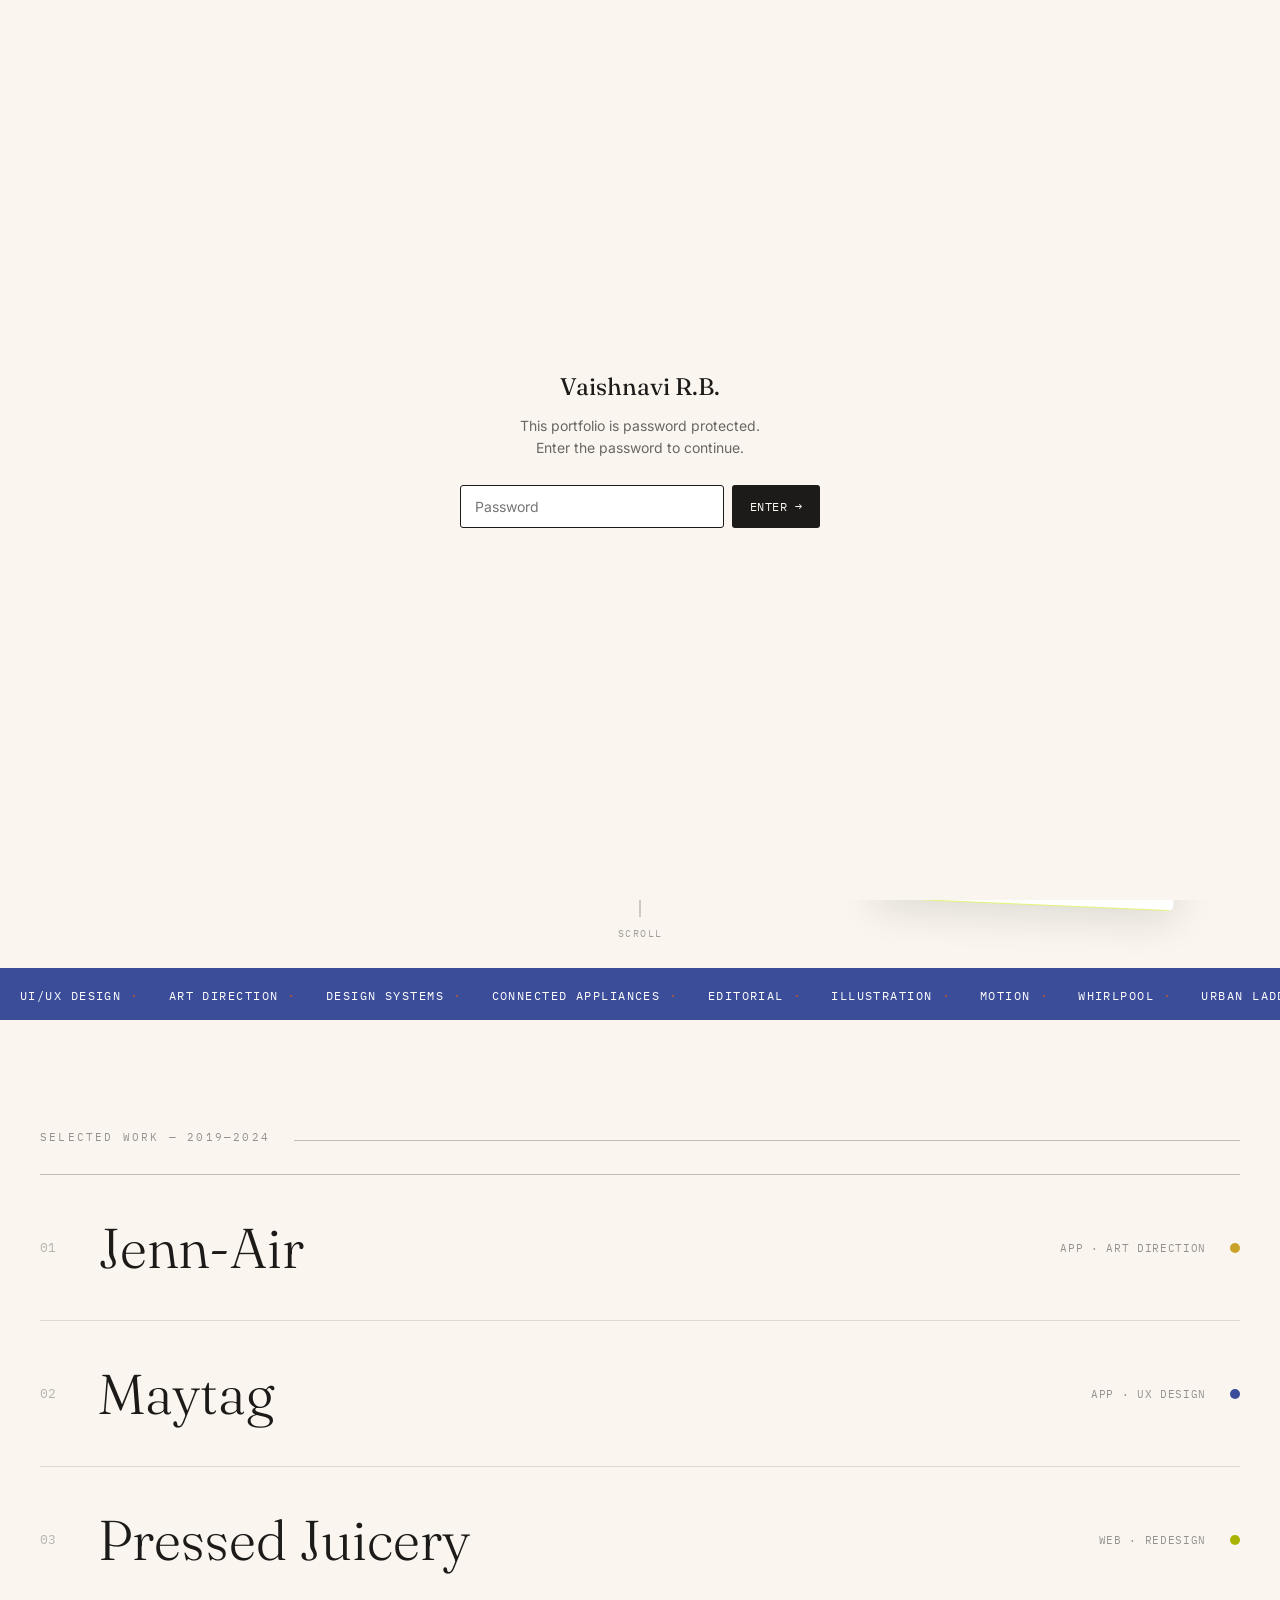
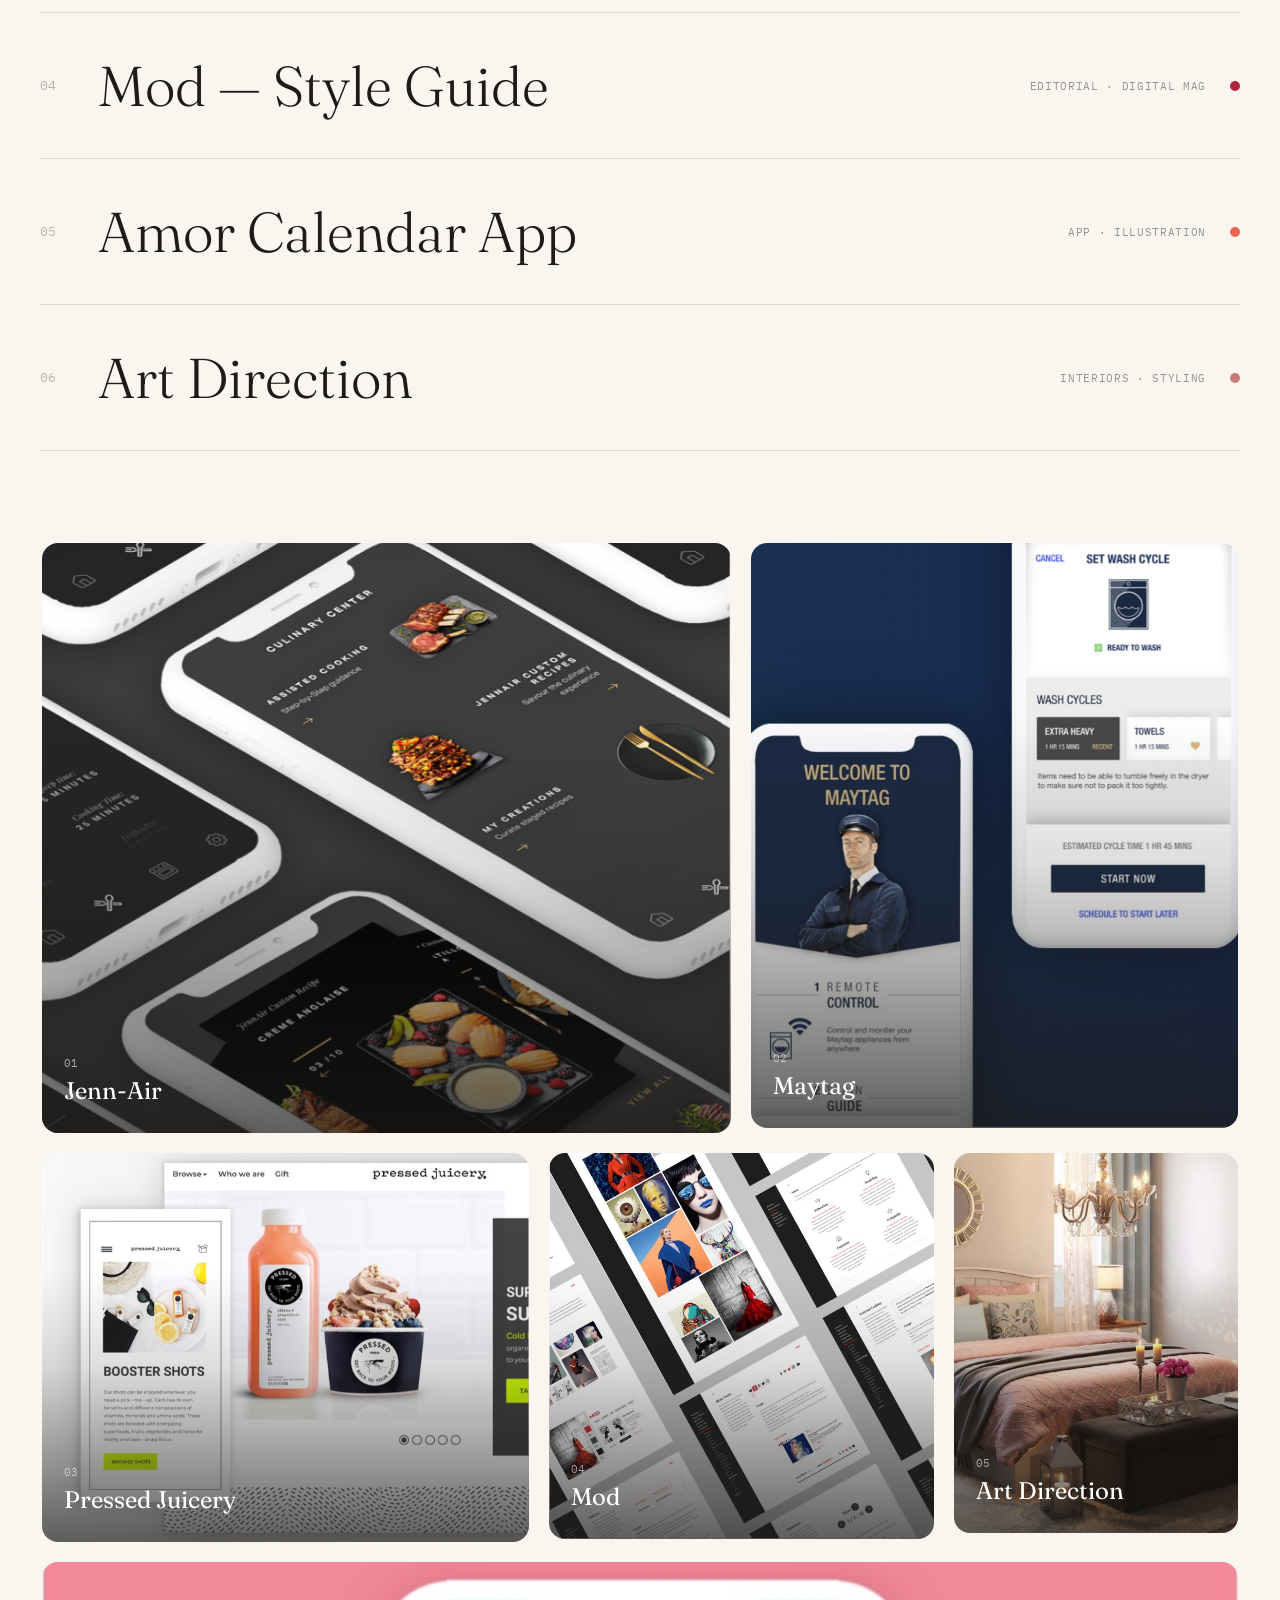
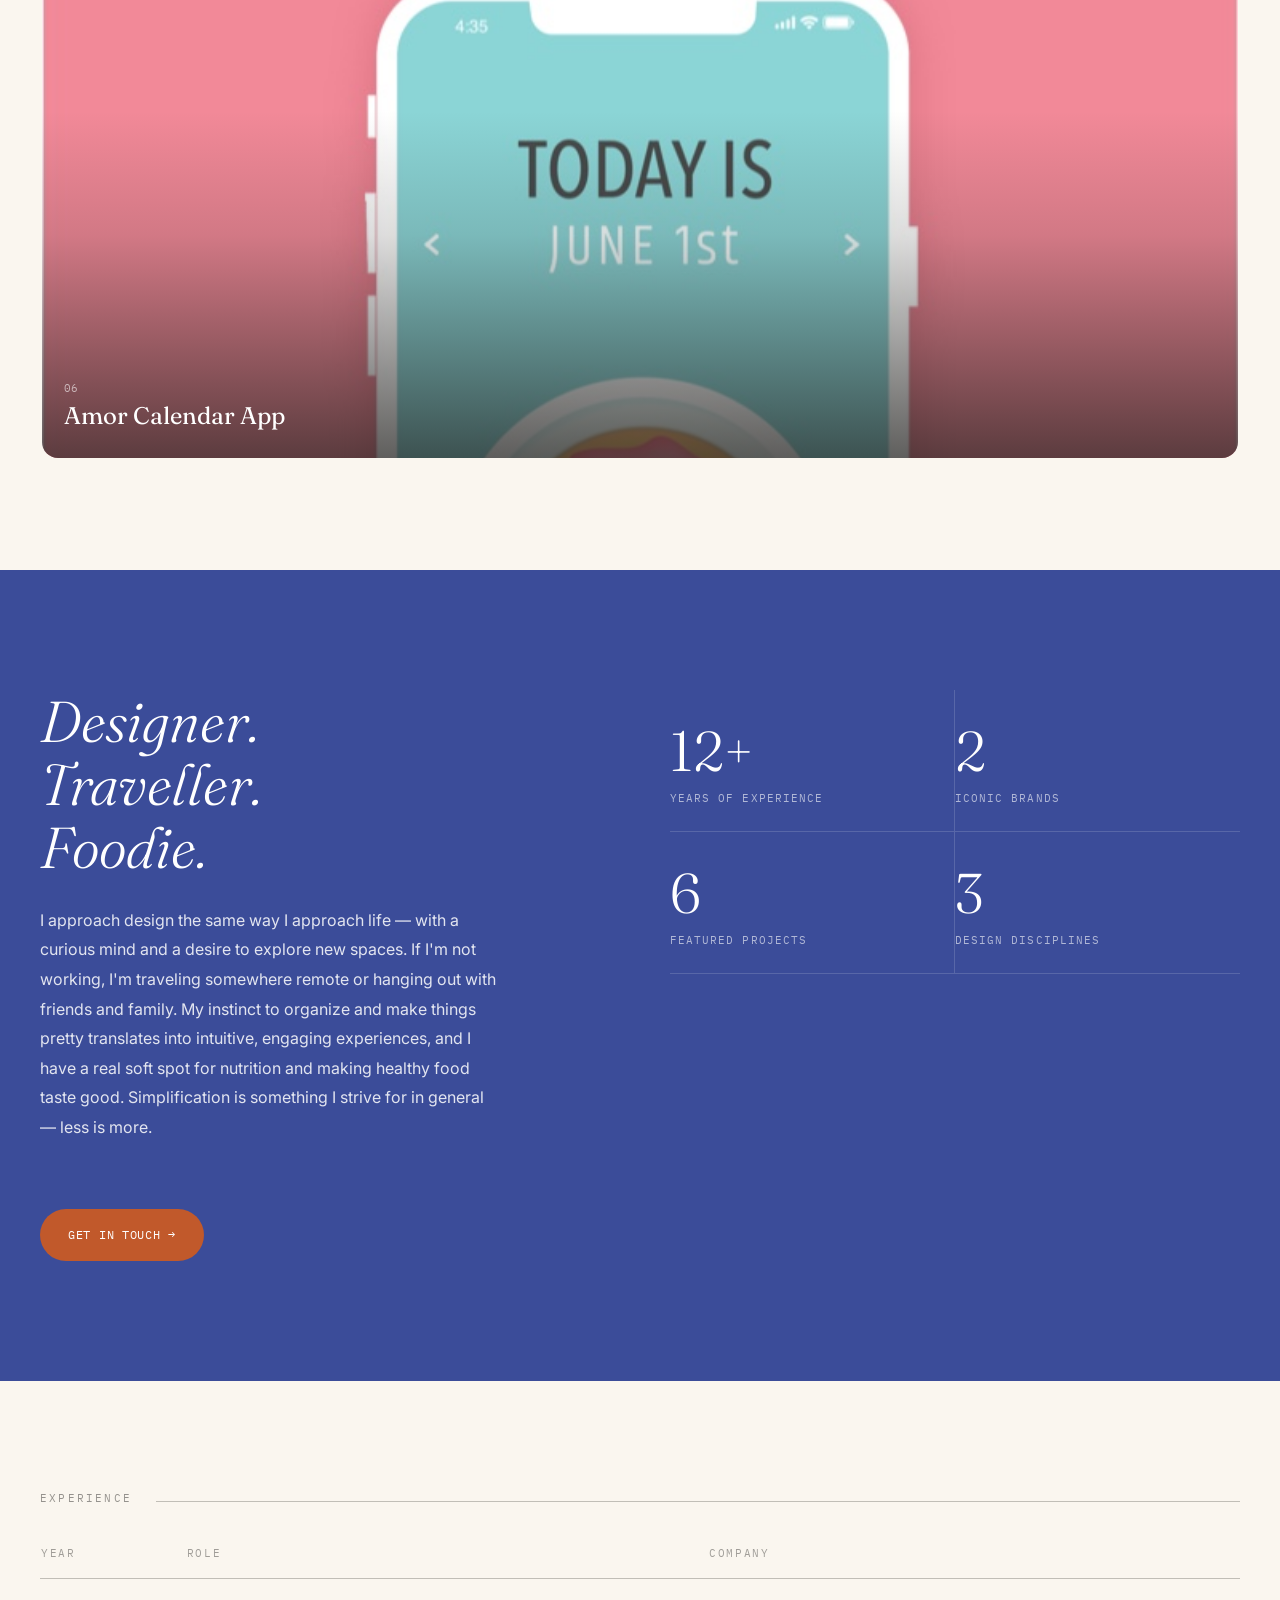
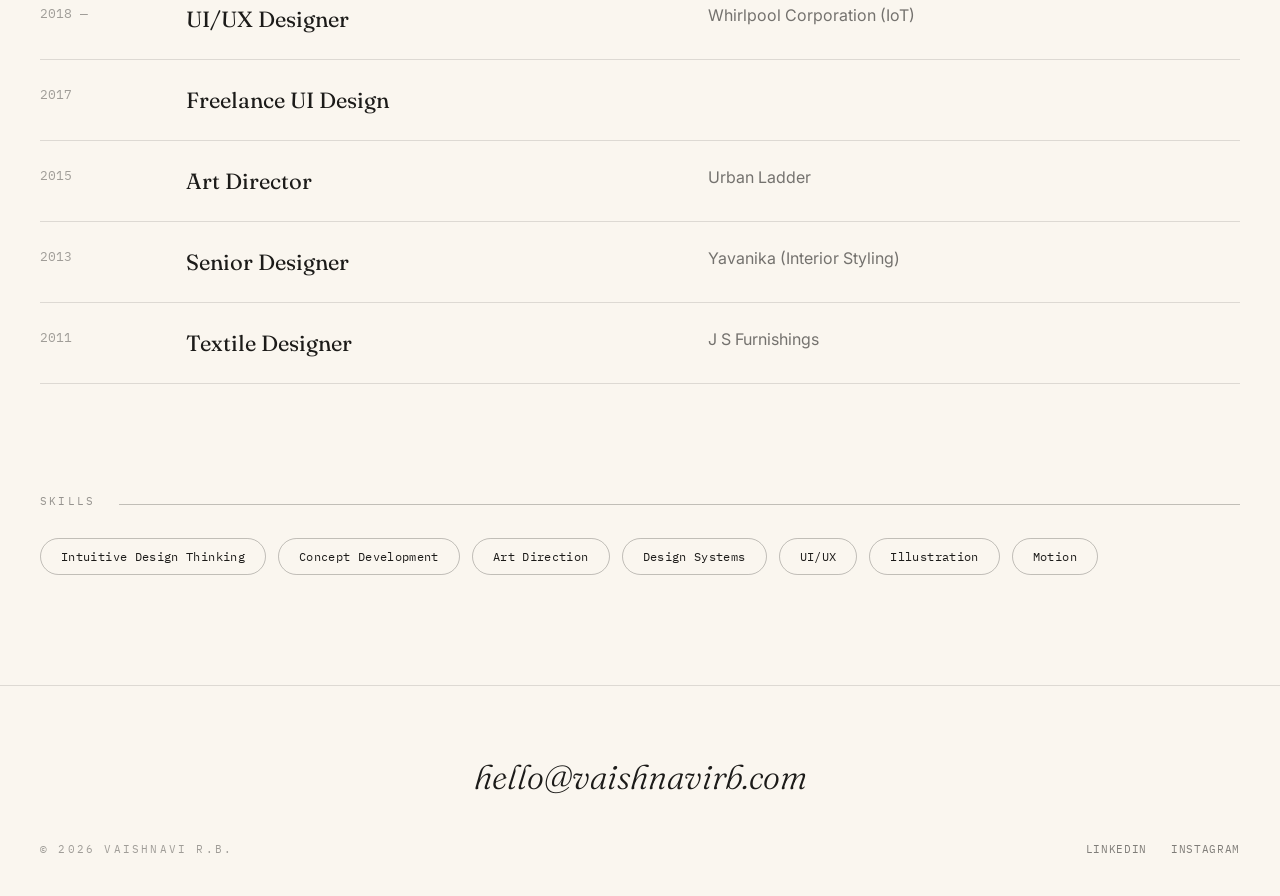
<file: index.html>
<!DOCTYPE html>
<html lang="en">
<head>
<meta charset="UTF-8">
<meta name="viewport" content="width=device-width, initial-scale=1.0">
<title>Vaishnavi R.B. — UI/UX Designer &amp; Art Director</title>
<script src="password-gate.js"></script>
<link rel="preconnect" href="https://fonts.googleapis.com">
<link rel="preconnect" href="https://fonts.gstatic.com" crossorigin>
<link href="https://fonts.googleapis.com/css2?family=Fraunces:ital,opsz,wght@0,9..144,300;0,9..144,400;0,9..144,500;0,9..144,600;1,9..144,300;1,9..144,400;1,9..144,500&family=Inter:wght@400;500;600&family=IBM+Plex+Mono:wght@400;500&display=swap" rel="stylesheet">
<style>
  :root{
    --paper:#FAF6EF;
    --ink:#1C1B19;
    --indigo:#3B4C99;
    --clay:#C1592B;
    --line: rgba(28,27,25,0.13);
    --line-strong: rgba(28,27,25,0.26);
  }
  *{box-sizing:border-box;}
  html{scroll-behavior:smooth;}
  body{
    margin:0; background:var(--paper); color:var(--ink);
    font-family:'Inter', sans-serif; -webkit-font-smoothing:antialiased;
    image-rendering:-webkit-optimize-contrast;
  }
  img{image-rendering:auto;}
  ::selection{background:var(--indigo); color:var(--paper);}
  h1,h2,h3{font-family:'Fraunces', serif; font-weight:400; margin:0; letter-spacing:-0.01em;}
  .mono{font-family:'IBM Plex Mono', monospace;}
  .eyebrow{font-family:'IBM Plex Mono', monospace; font-size:11px; letter-spacing:0.2em; text-transform:uppercase; opacity:0.45;}
  a{color:inherit;}
  .wrap{max-width:1280px; margin:0 auto; padding:0 40px;}

  /* reveal-on-scroll */
  .reveal{opacity:0; transform:translateY(36px); transition:opacity .8s ease, transform .8s ease;}
  .reveal.in{opacity:1; transform:translateY(0);}

  /* ===== HEADER ===== */
  header{position:sticky; top:0; z-index:80; background:rgba(250,246,239,0.92); backdrop-filter:blur(16px); border-bottom:1px solid var(--line);}
  .nav{display:flex; align-items:center; justify-content:space-between; padding:22px 40px; max-width:1280px; margin:0 auto;}
  .nav-mark{font-family:'Fraunces', serif; font-size:18px; text-decoration:none;}
  .nav-links{display:flex; align-items:center; gap:36px;}
  .nav-links a{font-family:'IBM Plex Mono',monospace; font-size:11px; letter-spacing:0.15em; text-transform:uppercase; text-decoration:none; opacity:0.6; position:relative; padding-bottom:3px;}
  .nav-links a::after{content:''; position:absolute; left:0; bottom:0; width:0; height:1px; background:var(--ink); transition:width .3s ease;}
  .nav-links a:hover{opacity:1;}
  .nav-links a:hover::after{width:100%;}
  #scroll-progress{position:absolute; left:0; bottom:-1px; height:2px; width:0%; background:var(--indigo); transition:width .1s linear;}

  /* ===== HERO ===== */
  .hero{min-height:100dvh; display:flex; align-items:center; position:relative; padding:100px 0 40px; overflow:hidden;}
  .hero-grid{display:grid; grid-template-columns:1.15fr 0.85fr; gap:40px; align-items:center; width:100%;}
  .hero-eyebrow{margin-bottom:26px; opacity:0; animation:fadeUp .7s ease forwards; animation-delay:.1s;}
  .hero h1{font-size:clamp(56px, 12vw, 150px); line-height:0.92; font-weight:300; letter-spacing:-0.02em;
    opacity:0; animation:fadeUp .9s ease forwards; animation-delay:.2s;}
  .hero h1 .rb{display:block; font-style:italic; color:var(--indigo); font-weight:400;
    opacity:0; animation:fadeUp .9s ease forwards; animation-delay:.35s;}
  .hero-rule{height:1px; background:rgba(28,27,25,0.15); width:0%; margin:28px 0 26px;
    animation:growRule .6s ease forwards; animation-delay:.55s;}
  .hero-tag{font-size:16px; line-height:1.7; opacity:0; max-width:420px; color:var(--ink);
    animation:fadeUp .7s ease forwards; animation-delay:.65s;}
  .hero-tag b{opacity:0.45; font-weight:400;}
  .hero-social{display:flex; gap:14px; margin-top:34px; opacity:0; animation:fadeUp .7s ease forwards; animation-delay:.75s;}
  .hero-social a{width:40px; height:40px; border:1px solid var(--line-strong); border-radius:50%; display:flex; align-items:center; justify-content:center; text-decoration:none; font-size:13px; transition:all .25s;}
  .hero-social a:hover{background:var(--ink); color:var(--paper); border-color:var(--ink);}

  @keyframes fadeUp{ from{opacity:0; transform:translateY(24px);} to{opacity:1; transform:translateY(0);} }
  @keyframes growRule{ from{width:0%;} to{width:100%;} }

  .hero-collage{position:relative; height:520px; width:100%; max-width:380px; margin:0 auto;}
  .hero-collage img{position:absolute; max-width:300px; width:78%; border-radius:6px; box-shadow:0 8px 40px rgba(28,27,25,0.14); opacity:0; }
  .hc-1{top:0; left:0; transform:rotate(-3deg); animation:collageIn .8s ease forwards; animation-delay:.4s;}
  .hc-2{top:170px; right:0; transform:rotate(2.5deg); animation:collageIn .8s ease forwards; animation-delay:.55s; z-index:2;}
  .hc-3{bottom:0; left:30px; transform:rotate(-1.5deg); animation:collageIn .8s ease forwards; animation-delay:.7s;}
  @keyframes collageIn{ from{opacity:0; transform:translateY(30px) rotate(var(--r,0));} to{opacity:1;} }

  .scroll-indicator{position:absolute; bottom:28px; left:50%; transform:translateX(-50%); display:flex; flex-direction:column; align-items:center; gap:10px; opacity:0.4;}
  .scroll-line{width:1px; height:44px; background:var(--ink); animation:pulseLine 2.2s ease-in-out infinite;}
  @keyframes pulseLine{ 0%,100%{opacity:.25;} 50%{opacity:.8;} }
  .scroll-indicator span{font-family:'IBM Plex Mono',monospace; font-size:10px; letter-spacing:0.15em; text-transform:uppercase;}

  /* ===== MARQUEE ===== */
  .marquee{background:var(--indigo); color:#fff; overflow:hidden; padding:16px 0; white-space:nowrap;}
  .marquee-track{display:inline-flex; animation:marquee 42s linear infinite;}
  .marquee-track span{font-family:'IBM Plex Mono',monospace; font-size:12px; letter-spacing:0.12em; text-transform:uppercase; padding:0 10px; display:inline-flex; align-items:center; gap:10px;}
  .marquee-track span::after{content:'•'; color:rgba(193,89,43,0.75); font-size:10px;}
  @keyframes marquee{ from{transform:translateX(0);} to{transform:translateX(-50%);} }

  /* ===== WORK INDEX ===== */
  .index-section{padding:110px 0 30px;}
  .index-head{display:flex; align-items:baseline; gap:24px; margin-bottom:10px;}
  .index-head .eyebrow{white-space:nowrap;}
  .index-head .rule{flex:1; height:1px; background:var(--line-strong);}
  .index-list{border-top:1px solid var(--line-strong); margin-top:30px;}
  .index-row{
    display:flex; align-items:center; gap:24px; padding:38px 0; border-bottom:1px solid var(--line);
    text-decoration:none; color:var(--ink); transition: padding-left .3s ease;
  }
  .index-row:hover{padding-left:14px;}
  .index-num{font-family:'IBM Plex Mono',monospace; font-size:13px; opacity:0.3; width:34px; flex-shrink:0;}
  .index-title{font-family:'Fraunces', serif; font-weight:300; font-size:clamp(30px,5vw,56px); flex:1; transition: color .3s ease, font-style .3s ease;}
  .index-row:hover .index-title{font-style:italic; font-weight:400;}
  .index-tag{font-family:'IBM Plex Mono',monospace; font-size:11px; letter-spacing:0.06em; text-transform:uppercase; opacity:0.45; flex-shrink:0;}
  .index-dot{width:10px; height:10px; border-radius:50%; flex-shrink:0; transition:transform .3s ease;}
  .index-row:hover .index-dot{transform:scale(1.7);}

  /* ===== BENTO GRID ===== */
  .bento-section{padding:60px 0 110px;}
  .bento-grid{display:grid; grid-template-columns:repeat(12, 1fr); gap:16px;}
  .bento-card{
    position:relative; overflow:hidden; border-radius:18px; text-decoration:none; color:#fff;
    display:block; border:2px solid transparent; transition:border-color .4s ease;
  }
  .bento-card img{width:100%; height:100%; object-fit:cover; object-position:center; display:block; transition:transform .5s ease;}
  .bento-card .overlay{
    position:absolute; inset:0; background:linear-gradient(to top, rgba(28,27,25,0.7) 0%, rgba(28,27,25,0.15) 45%, transparent 70%);
    transition:background .4s ease;
  }
  .bento-card .content{position:absolute; left:22px; right:22px; bottom:20px;}
  .bento-card .b-num{font-family:'IBM Plex Mono',monospace; font-size:11px; color:rgba(255,255,255,0.6); margin-bottom:6px; display:block;}
  .bento-card .b-title{font-family:'Fraunces',serif; font-size:24px; font-weight:400; color:#fff;}
  .bento-card .b-tag{
    font-family:'IBM Plex Mono',monospace; font-size:10.5px; letter-spacing:0.08em; text-transform:uppercase;
    margin-top:8px; max-height:0; opacity:0; transition:max-height .35s ease, opacity .35s ease, margin-top .35s ease;
  }
  .bento-card:hover .overlay{background:linear-gradient(to top, rgba(28,27,25,0.82) 0%, rgba(28,27,25,0.3) 50%, transparent 75%);}
  .bento-card:hover img{transform:scale(1.04);}
  .bento-card:hover .b-tag{max-height:20px; opacity:1; margin-top:8px;}

  .b-jennair{grid-column:span 12; aspect-ratio:7/6;}
  .b-maytag{grid-column:span 12; aspect-ratio:5/6;}
  .b-pressed{grid-column:span 12; aspect-ratio:5/4;}
  .b-mod{grid-column:span 12; aspect-ratio:4/4;}
  .b-artdirection{grid-column:span 12; aspect-ratio:3/4;}
  .b-amor{grid-column:span 12; aspect-ratio:12/5;}

  @media (min-width:860px){
    .b-jennair{grid-column:span 7;}
    .b-maytag{grid-column:span 5;}
    .b-pressed{grid-column:span 5;}
    .b-mod{grid-column:span 4;}
    .b-artdirection{grid-column:span 3;}
    .b-amor{grid-column:span 12;}
  }

  /* ===== ABOUT ===== */
  .about-strip{background:var(--indigo); color:#fff; padding:120px 0;}
  .about-grid{display:grid; grid-template-columns:1fr 1fr; gap:60px; align-items:start;}
  .about-quote{font-family:'Fraunces',serif; font-style:italic; font-weight:300; font-size:clamp(34px,4.5vw,58px); line-height:1.1; margin-bottom:26px;}
  .about-body{font-size:16px; line-height:1.85; opacity:0.85; max-width:46ch;}
  .stats-grid{display:grid; grid-template-columns:1fr 1fr; }
  .stat{padding:26px 26px 26px 0; border-bottom:1px solid rgba(255,255,255,0.15);}
  .stat:nth-child(odd){border-right:1px solid rgba(255,255,255,0.15);}
  .stat-num{font-family:'Fraunces',serif; font-size:56px; font-weight:300;}
  .stat-label{font-family:'IBM Plex Mono',monospace; font-size:10.5px; text-transform:uppercase; letter-spacing:0.1em; opacity:0.6; margin-top:6px;}
  .about-cta{
    display:inline-flex; align-items:center; gap:10px; margin-top:50px;
    background:var(--clay); color:#fff; text-decoration:none; border-radius:999px; padding:0 28px; height:52px;
    font-family:'IBM Plex Mono',monospace; font-size:12px; letter-spacing:0.06em; text-transform:uppercase;
    transition:background .25s ease;
  }
  .about-cta:hover{background:#a8481f;}

  /* ===== EXPERIENCE ===== */
  .exp-section{padding:110px 0;}
  table.exp-table{width:100%; border-collapse:collapse;}
  .exp-table thead th{
    text-align:left; font-family:'IBM Plex Mono',monospace; font-size:11px; text-transform:uppercase; letter-spacing:0.15em;
    opacity:0.4; font-weight:400; padding-bottom:18px; border-bottom:1px solid var(--line-strong);
  }
  .exp-table tbody tr{border-bottom:1px solid var(--line); transition:background .25s ease;}
  .exp-table tbody tr:hover{background:rgba(28,27,25,0.035);}
  .exp-table td{padding:26px 12px 26px 0; vertical-align:top;}
  .exp-year{font-family:'IBM Plex Mono',monospace; font-size:13px; opacity:0.4; white-space:nowrap;}
  .exp-role{font-family:'Fraunces',serif; font-size:22px; font-weight:400;}
  .exp-company{font-size:16px; opacity:0.6;}

  /* ===== SKILLS ===== */
  .skills-section{padding:0 0 110px;}
  .skills-wrap{display:flex; flex-wrap:wrap; gap:12px;}
  .skill-pill{font-family:'IBM Plex Mono',monospace; font-size:12px; letter-spacing:0.03em; border:1px solid var(--line-strong); border-radius:999px; padding:10px 20px;}

  /* ===== FOOTER ===== */
  footer{padding:70px 0 40px; border-top:1px solid var(--line);}
  .footer-mail{display:block; text-align:center; font-family:'Fraunces',serif; font-style:italic; font-weight:300; font-size:clamp(24px,4vw,34px); text-decoration:none; margin-bottom:44px;}
  .footer-bottom{display:flex; justify-content:space-between; align-items:center; flex-wrap:wrap; gap:16px;}
  .footer-bottom .eyebrow{opacity:0.4;}
  .footer-links{display:flex; gap:24px;}
  .footer-links a{font-family:'IBM Plex Mono',monospace; font-size:11px; letter-spacing:0.06em; text-transform:uppercase; text-decoration:none; opacity:0.55;}
  .footer-links a:hover{opacity:1;}

  @media (max-width:860px){
    .wrap{padding:0 22px;}
    .nav{padding:18px 22px;}
    .nav-links{gap:20px;}
    .hero-grid{grid-template-columns:1fr; text-align:left;}
    .hero{padding:120px 0 60px; min-height:auto;}
    .hero-collage{height:400px; margin-top:40px;}
    .about-grid{grid-template-columns:1fr; gap:40px;}
    .index-tag{display:none;}
    .exp-table thead{display:none;}
    .exp-table td{display:block; padding:4px 0;}
    .exp-table tbody tr{display:block; padding:20px 0;}
  }

  @media (prefers-reduced-motion: reduce){
    *{animation-duration:0.01ms !important; animation-iteration-count:1 !important; transition-duration:0.01ms !important;}
  }
</style>
</head>
<body>

<header>
  <nav class="nav">
    <a href="index.html" class="nav-mark">Vaishnavi&nbsp;R.B.</a>
    <div class="nav-links">
      <a href="#work">Work</a>
      <a href="#about">About</a>
      <a href="#contact">Contact</a>
    </div>
  </nav>
  <div id="scroll-progress"></div>
</header>

<main>

  <!-- HERO -->
  <section class="hero">
    <div class="wrap hero-grid">
      <div>
        <div class="eyebrow hero-eyebrow">UI/UX Designer &amp; Art Director</div>
        <h1>Vaishnavi<span class="rb">R.B.</span></h1>
        <div class="hero-rule"></div>
        <p class="hero-tag">I design digital products and lead visual direction for brands across food, home, fashion and lifestyle — from connected-appliance apps to editorial style guides.</p>
        <div class="hero-social">
          <a href="#" aria-label="LinkedIn">in</a>
          <a href="#" aria-label="Instagram">◎</a>
        </div>
      </div>
      <div class="hero-collage">
        <img class="hc-1" src="images/jennair.png" alt="Jenn-Air project preview">
        <img class="hc-2" src="images/pressed-1-1.jpg" alt="Pressed Juicery project preview">
        <img class="hc-3" src="images/amor.jpg" alt="Amor Calendar App preview">
      </div>
    </div>
    <div class="scroll-indicator">
      <div class="scroll-line"></div>
      <span>Scroll</span>
    </div>
  </section>

  <!-- MARQUEE -->
  <div class="marquee">
    <div class="marquee-track">
      <span>
        <span>UI/UX Design</span><span>Art Direction</span><span>Design Systems</span><span>Connected Appliances</span><span>Editorial</span><span>Illustration</span><span>Motion</span><span>Whirlpool</span><span>Urban Ladder</span><span>Pressed Juicery</span>
      </span>
      <span>
        <span>UI/UX Design</span><span>Art Direction</span><span>Design Systems</span><span>Connected Appliances</span><span>Editorial</span><span>Illustration</span><span>Motion</span><span>Whirlpool</span><span>Urban Ladder</span><span>Pressed Juicery</span>
      </span>
    </div>
  </div>

  <!-- WORK INDEX -->
  <section class="index-section reveal" id="work">
    <div class="wrap">
      <div class="index-head">
        <span class="eyebrow">Selected Work — 2019—2024</span>
        <div class="rule"></div>
      </div>
      <div class="index-list">
        <a href="jennair.html" class="index-row">
          <span class="index-num">01</span>
          <span class="index-title">Jenn&#8209;Air</span>
          <span class="index-tag">App · Art Direction</span>
          <span class="index-dot" style="background:#C9A227;"></span>
        </a>
        <a href="maytag.html" class="index-row">
          <span class="index-num">02</span>
          <span class="index-title">Maytag</span>
          <span class="index-tag">App · UX Design</span>
          <span class="index-dot" style="background:#3B4C99;"></span>
        </a>
        <a href="pressed-juicery.html" class="index-row">
          <span class="index-num">03</span>
          <span class="index-title">Pressed Juicery</span>
          <span class="index-tag">Web · Redesign</span>
          <span class="index-dot" style="background:#A8B400;"></span>
        </a>
        <a href="mod-style-guide.html" class="index-row">
          <span class="index-num">04</span>
          <span class="index-title">Mod — Style Guide</span>
          <span class="index-tag">Editorial · Digital Mag</span>
          <span class="index-dot" style="background:#B0243D;"></span>
        </a>
        <a href="amor.html" class="index-row">
          <span class="index-num">05</span>
          <span class="index-title">Amor Calendar App</span>
          <span class="index-tag">App · Illustration</span>
          <span class="index-dot" style="background:#E8664F;"></span>
        </a>
        <a href="art-direction.html" class="index-row">
          <span class="index-num">06</span>
          <span class="index-title">Art Direction</span>
          <span class="index-tag">Interiors · Styling</span>
          <span class="index-dot" style="background:#C77B72;"></span>
        </a>
      </div>
    </div>
  </section>

  <!-- BENTO GRID -->
  <section class="bento-section reveal">
    <div class="wrap">
      <div class="bento-grid">
        <a href="jennair.html" class="bento-card b-jennair">
          <img src="images/jennair.png" alt="Jenn-Air">
          <div class="overlay"></div>
          <div class="content">
            <span class="b-num">01</span>
            <div class="b-title">Jenn&#8209;Air</div>
            <div class="b-tag" style="color:#C9A227;">App · Art Direction</div>
          </div>
        </a>
        <a href="maytag.html" class="bento-card b-maytag">
          <img src="images/maytag.jpg" alt="Maytag">
          <div class="overlay"></div>
          <div class="content">
            <span class="b-num">02</span>
            <div class="b-title">Maytag</div>
            <div class="b-tag" style="color:#8FA0E8;">App · UX Design</div>
          </div>
        </a>
        <a href="pressed-juicery.html" class="bento-card b-pressed">
          <img src="images/pressed-juicery.jpg" alt="Pressed Juicery">
          <div class="overlay"></div>
          <div class="content">
            <span class="b-num">03</span>
            <div class="b-title">Pressed Juicery</div>
            <div class="b-tag" style="color:#C6D400;">Web · Redesign</div>
          </div>
        </a>
        <a href="mod-style-guide.html" class="bento-card b-mod">
          <img src="images/mos-style-guide.jpg" alt="Mod Style Guide">
          <div class="overlay"></div>
          <div class="content">
            <span class="b-num">04</span>
            <div class="b-title">Mod</div>
            <div class="b-tag" style="color:#E88BA0;">Editorial</div>
          </div>
        </a>
        <a href="art-direction.html" class="bento-card b-artdirection">
          <img src="images/otherdesgin-1.jpg" alt="Art Direction">
          <div class="overlay"></div>
          <div class="content">
            <span class="b-num">05</span>
            <div class="b-title">Art Direction</div>
            <div class="b-tag" style="color:#E7B8B0;">Interiors</div>
          </div>
        </a>
        <a href="amor.html" class="bento-card b-amor">
          <img src="images/amor.jpg" alt="Amor Calendar App" style="object-position:center 30%;">
          <div class="overlay"></div>
          <div class="content">
            <span class="b-num">06</span>
            <div class="b-title">Amor Calendar App</div>
            <div class="b-tag" style="color:#F5A18F;">App · Illustration</div>
          </div>
        </a>
      </div>
    </div>
  </section>

  <!-- ABOUT -->
  <section class="about-strip reveal" id="about">
    <div class="wrap about-grid">
      <div>
        <div class="about-quote">Designer.<br>Traveller.<br>Foodie.</div>
        <p class="about-body">I approach design the same way I approach life — with a curious mind and a desire to explore new spaces. If I'm not working, I'm traveling somewhere remote or hanging out with friends and family. My instinct to organize and make things pretty translates into intuitive, engaging experiences, and I have a real soft spot for nutrition and making healthy food taste good. Simplification is something I strive for in general — less is more.</p>
        <a href="#contact" class="about-cta">Get in touch →</a>
      </div>
      <div class="stats-grid">
        <div class="stat"><div class="stat-num">12+</div><div class="stat-label">Years of Experience</div></div>
        <div class="stat"><div class="stat-num">2</div><div class="stat-label">Iconic Brands</div></div>
        <div class="stat"><div class="stat-num">6</div><div class="stat-label">Featured Projects</div></div>
        <div class="stat"><div class="stat-num">3</div><div class="stat-label">Design Disciplines</div></div>
      </div>
    </div>
  </section>

  <!-- EXPERIENCE -->
  <section class="exp-section reveal">
    <div class="wrap">
      <div class="index-head" style="margin-bottom:40px;">
        <span class="eyebrow">Experience</span>
        <div class="rule"></div>
      </div>
      <table class="exp-table">
        <thead>
          <tr><th>Year</th><th>Role</th><th>Company</th></tr>
        </thead>
        <tbody>
          <tr>
            <td class="exp-year">2018 —</td>
            <td class="exp-role">UI/UX Designer</td>
            <td class="exp-company">Whirlpool Corporation (IoT)</td>
          </tr>
          <tr>
            <td class="exp-year">2017</td>
            <td class="exp-role">Freelance UI Design</td>
            <td class="exp-company"></td>
          </tr>
          <tr>
            <td class="exp-year">2015</td>
            <td class="exp-role">Art Director</td>
            <td class="exp-company">Urban Ladder</td>
          </tr>
          <tr>
            <td class="exp-year">2013</td>
            <td class="exp-role">Senior Designer</td>
            <td class="exp-company">Yavanika (Interior Styling)</td>
          </tr>
          <tr>
            <td class="exp-year">2011</td>
            <td class="exp-role">Textile Designer</td>
            <td class="exp-company">J S Furnishings</td>
          </tr>
        </tbody>
      </table>
    </div>
  </section>

  <!-- SKILLS -->
  <section class="skills-section reveal">
    <div class="wrap">
      <div class="index-head" style="margin-bottom:30px;">
        <span class="eyebrow">Skills</span>
        <div class="rule"></div>
      </div>
      <div class="skills-wrap">
        <span class="skill-pill">Intuitive Design Thinking</span>
        <span class="skill-pill">Concept Development</span>
        <span class="skill-pill">Art Direction</span>
        <span class="skill-pill">Design Systems</span>
        <span class="skill-pill">UI/UX</span>
        <span class="skill-pill">Illustration</span>
        <span class="skill-pill">Motion</span>
      </div>
    </div>
  </section>

</main>

<footer id="contact">
  <div class="wrap">
    <a href="mailto:hello@vaishnavirb.com" class="footer-mail">hello@vaishnavirb.com</a>
    <div class="footer-bottom">
      <span class="eyebrow">© 2026 Vaishnavi R.B.</span>
      <div class="footer-links">
        <a href="#">LinkedIn</a>
        <a href="#">Instagram</a>
      </div>
    </div>
  </div>
</footer>

<script>
  // Scroll progress bar
  var bar = document.getElementById('scroll-progress');
  function updateProgress(){
    var scrolled = window.scrollY;
    var height = document.documentElement.scrollHeight - window.innerHeight;
    var pct = height > 0 ? (scrolled / height) * 100 : 0;
    bar.style.width = pct + '%';
  }
  window.addEventListener('scroll', updateProgress, { passive: true });
  updateProgress();

  // Scroll-triggered reveals
  var revealEls = document.querySelectorAll('.reveal');
  var io = new IntersectionObserver(function(entries){
    entries.forEach(function(entry){
      if(entry.isIntersecting){
        entry.target.classList.add('in');
        io.unobserve(entry.target);
      }
    });
  }, { threshold: 0.12, rootMargin: '-40px 0px' });
  revealEls.forEach(function(el){ io.observe(el); });
</script>

</body>
</html>
</file>
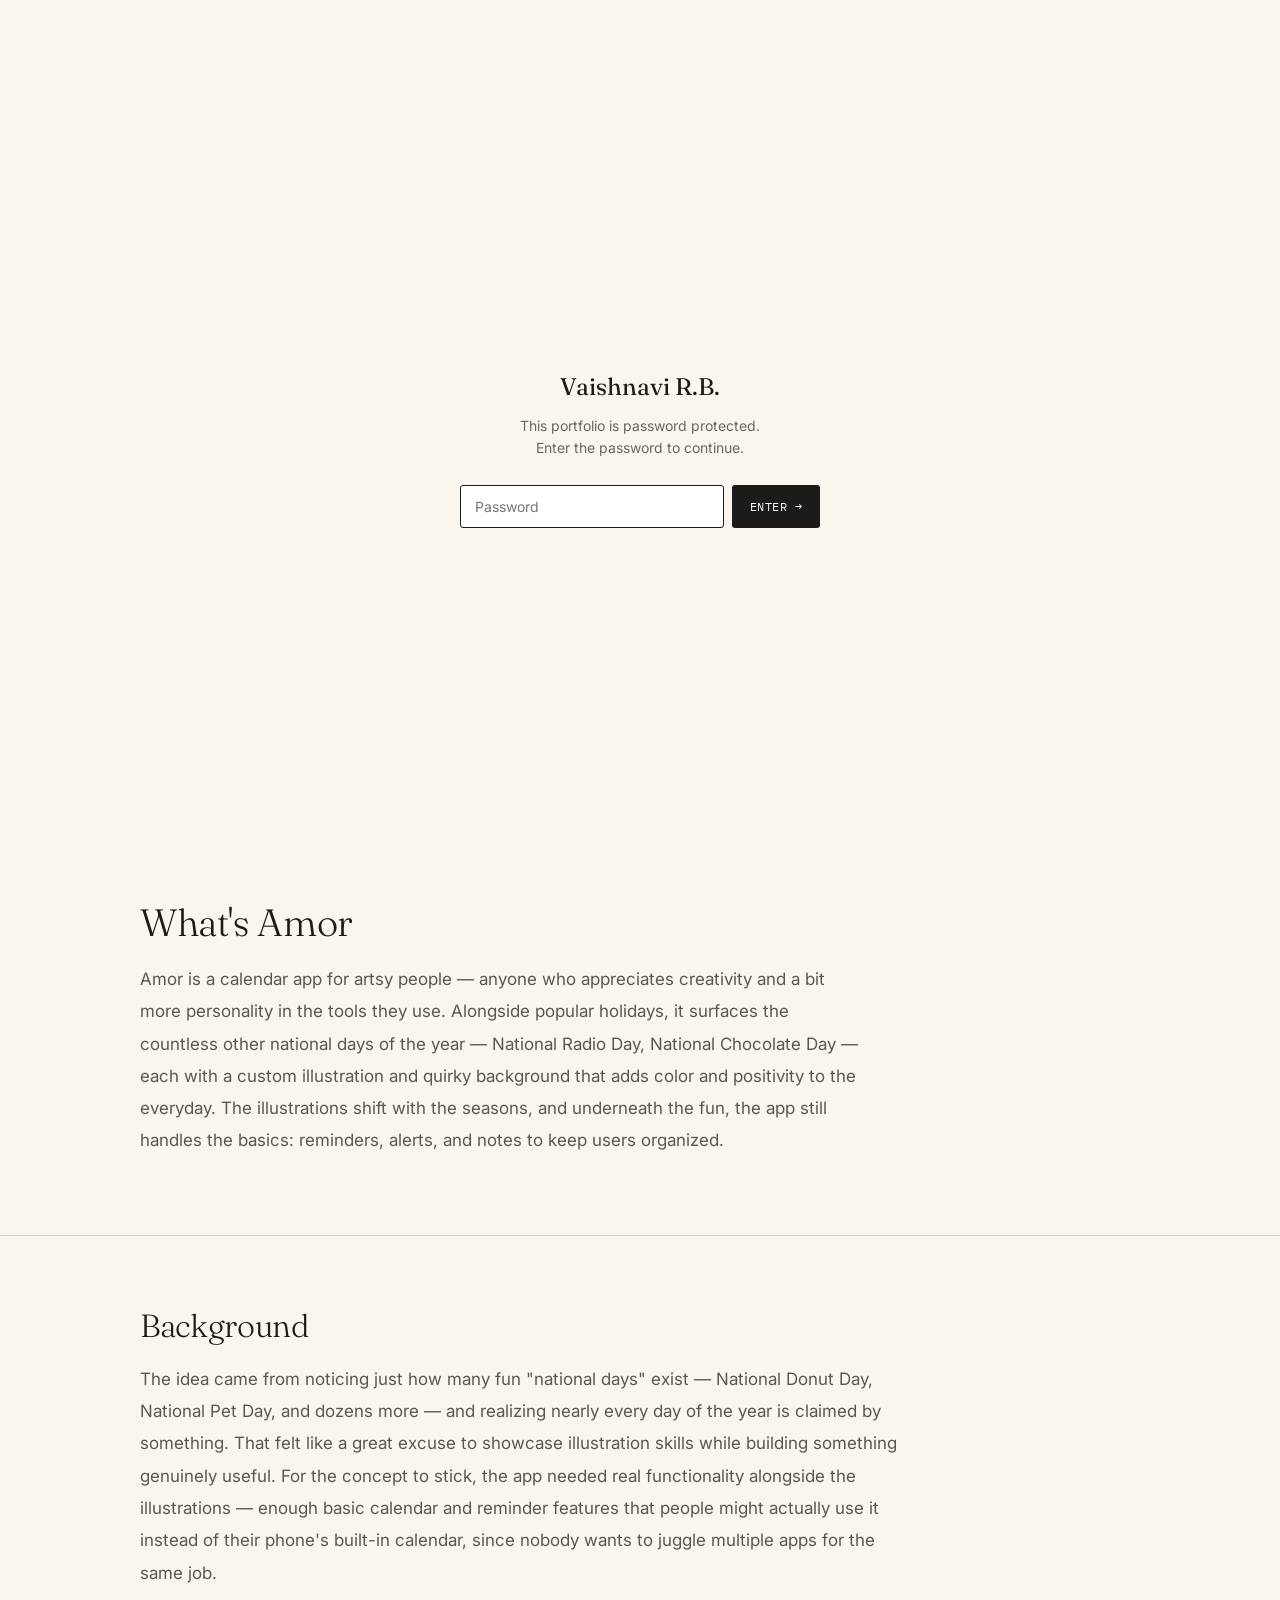
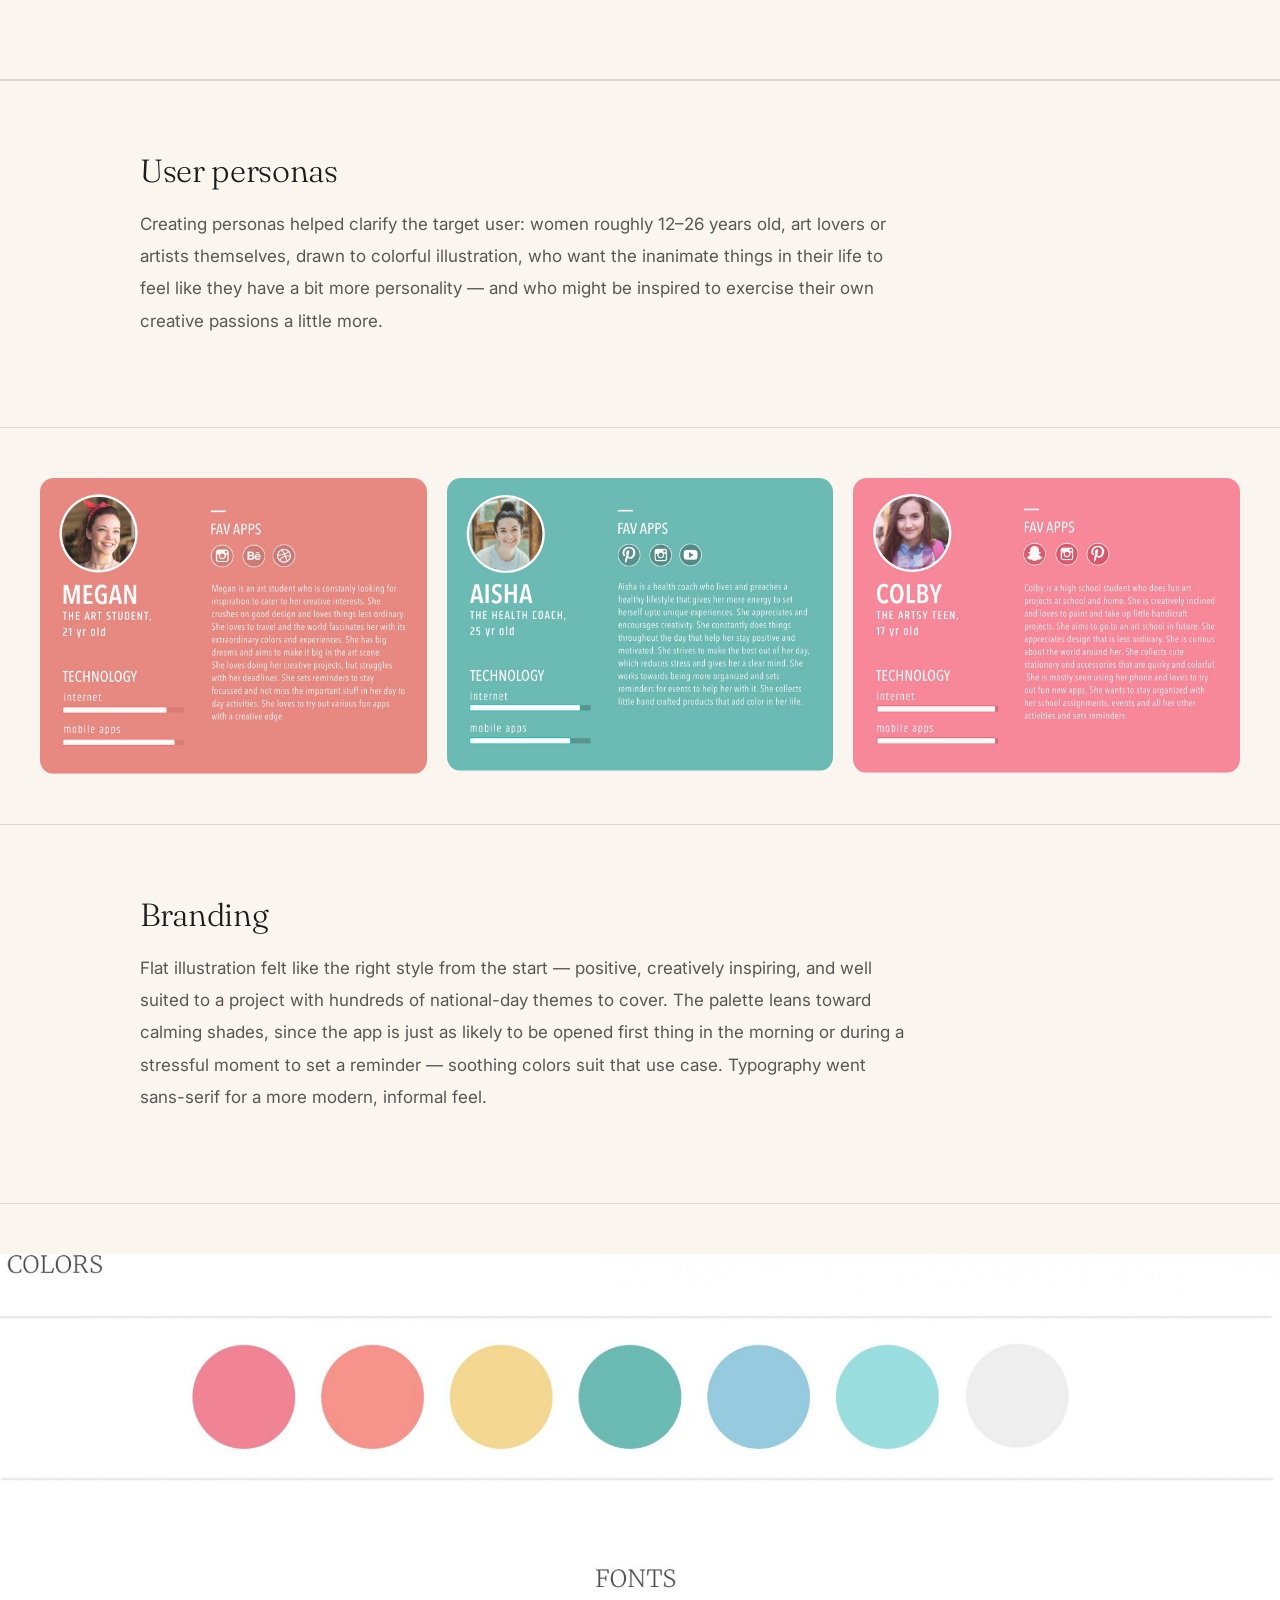
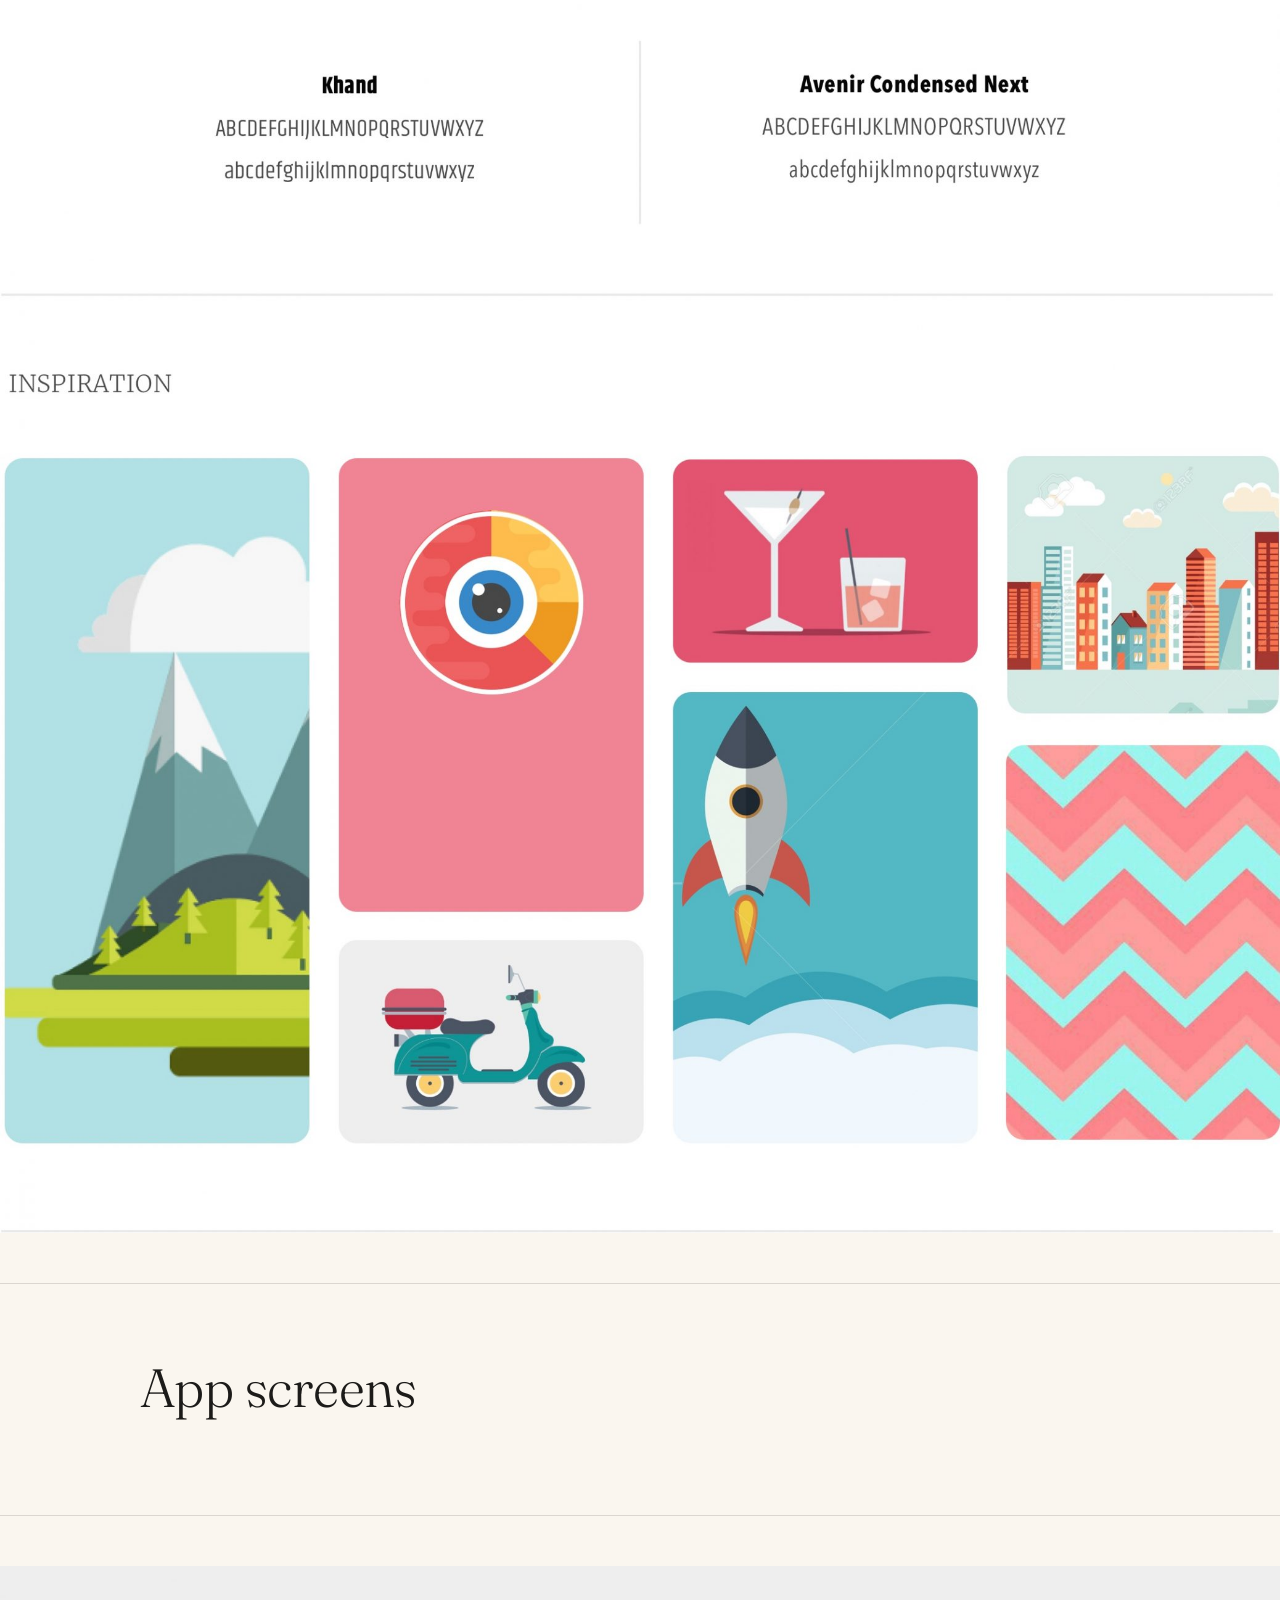
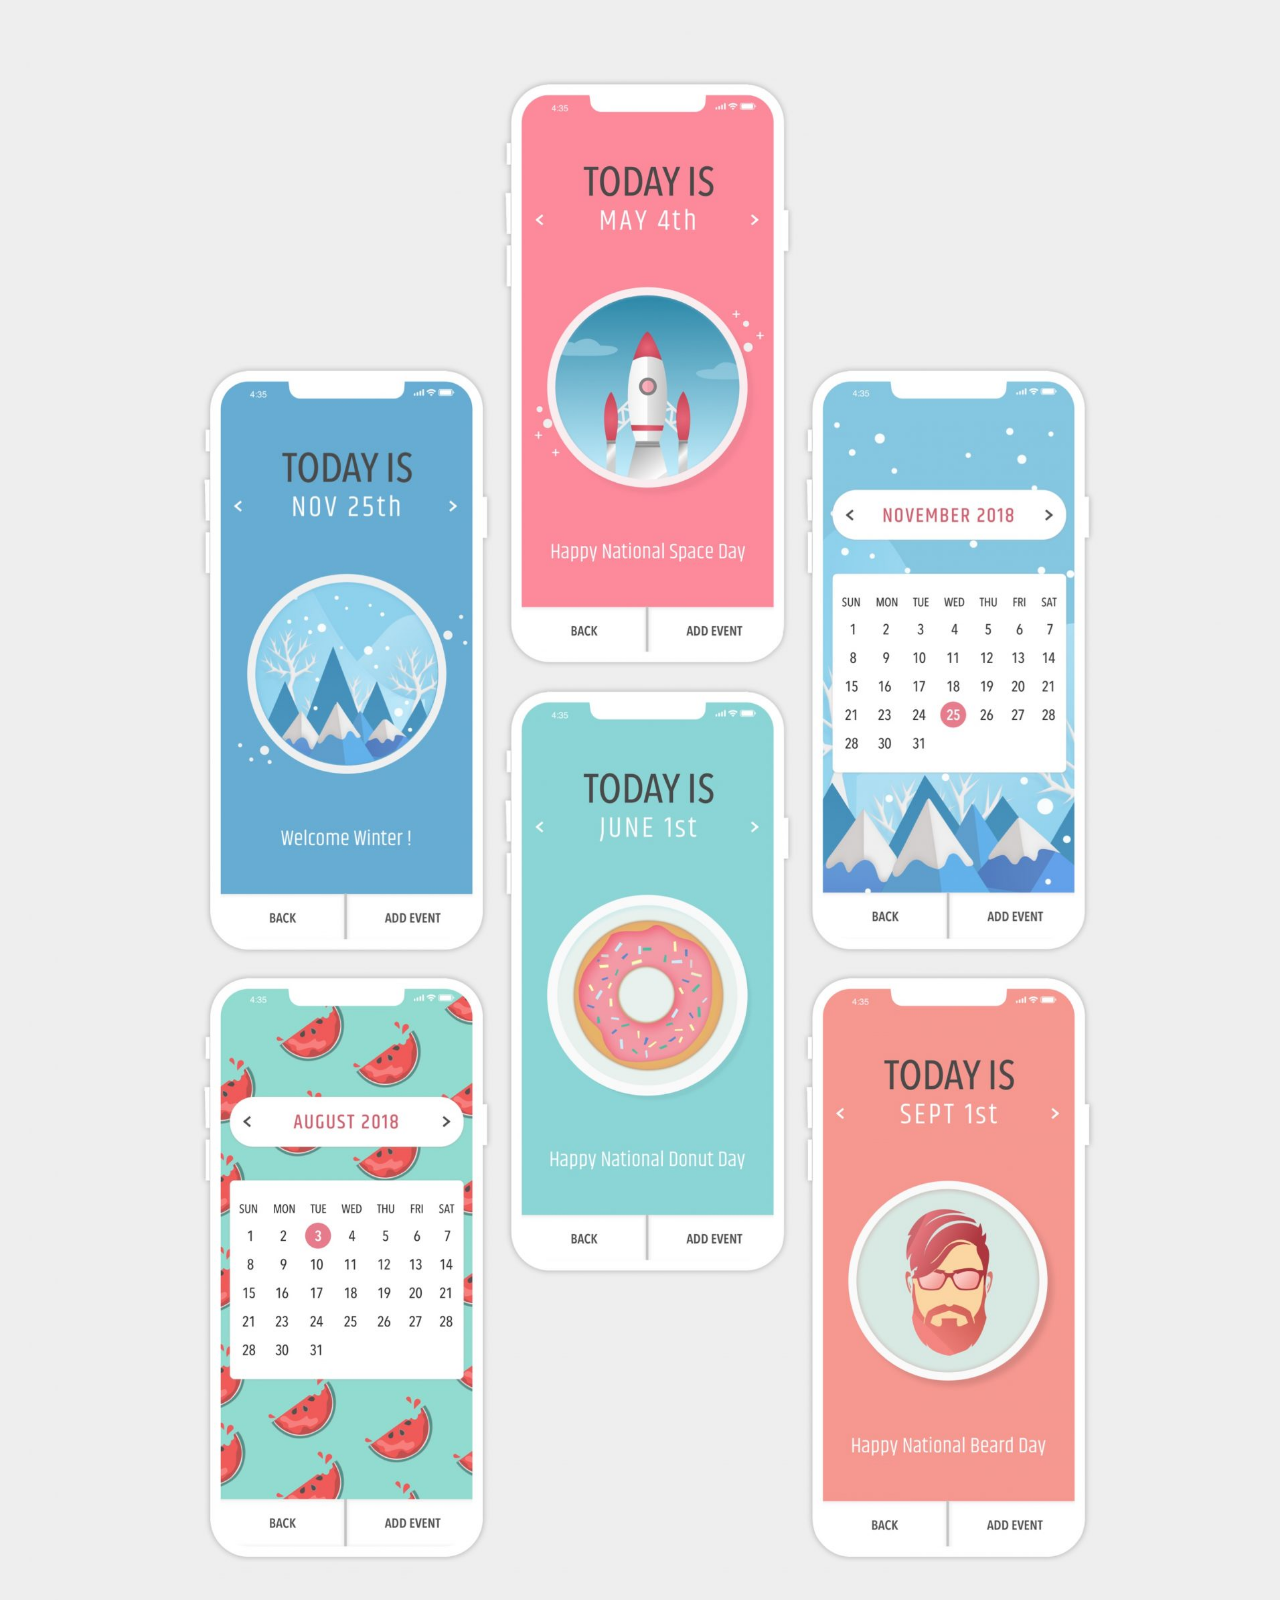
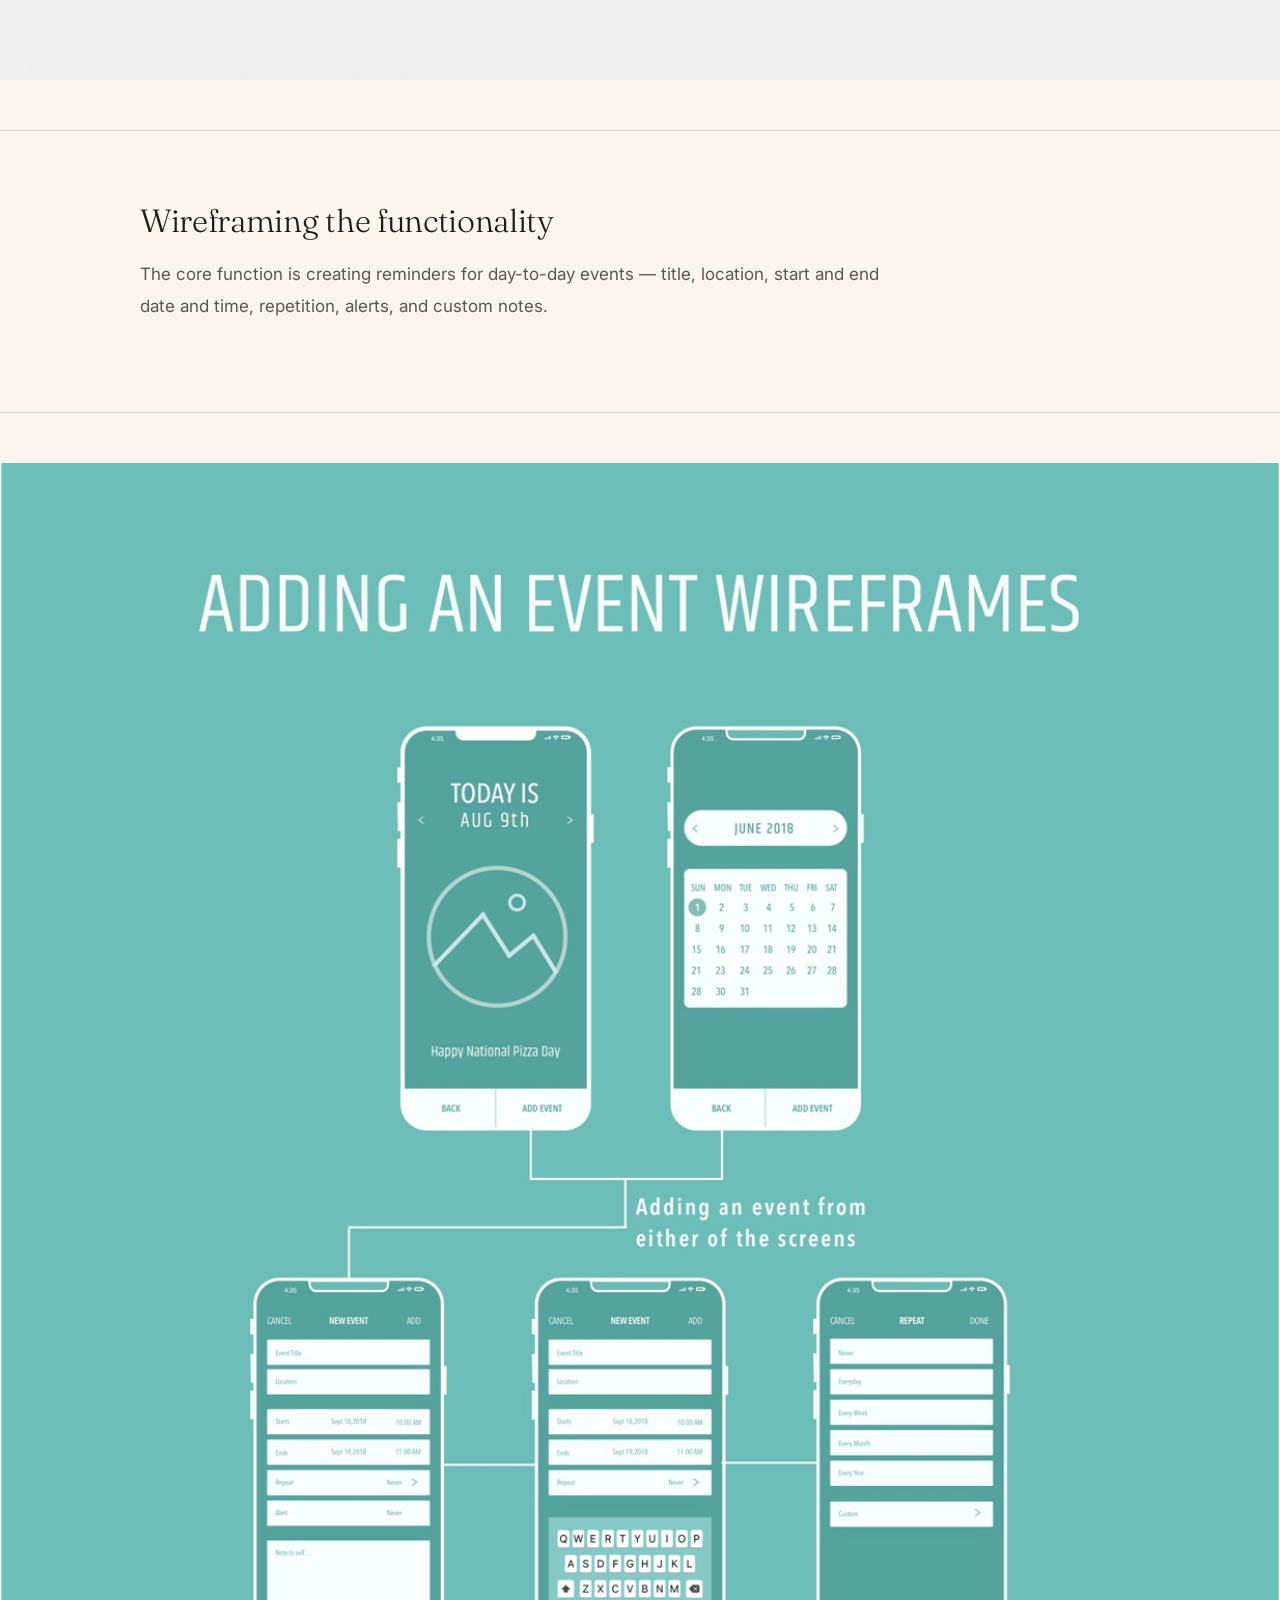
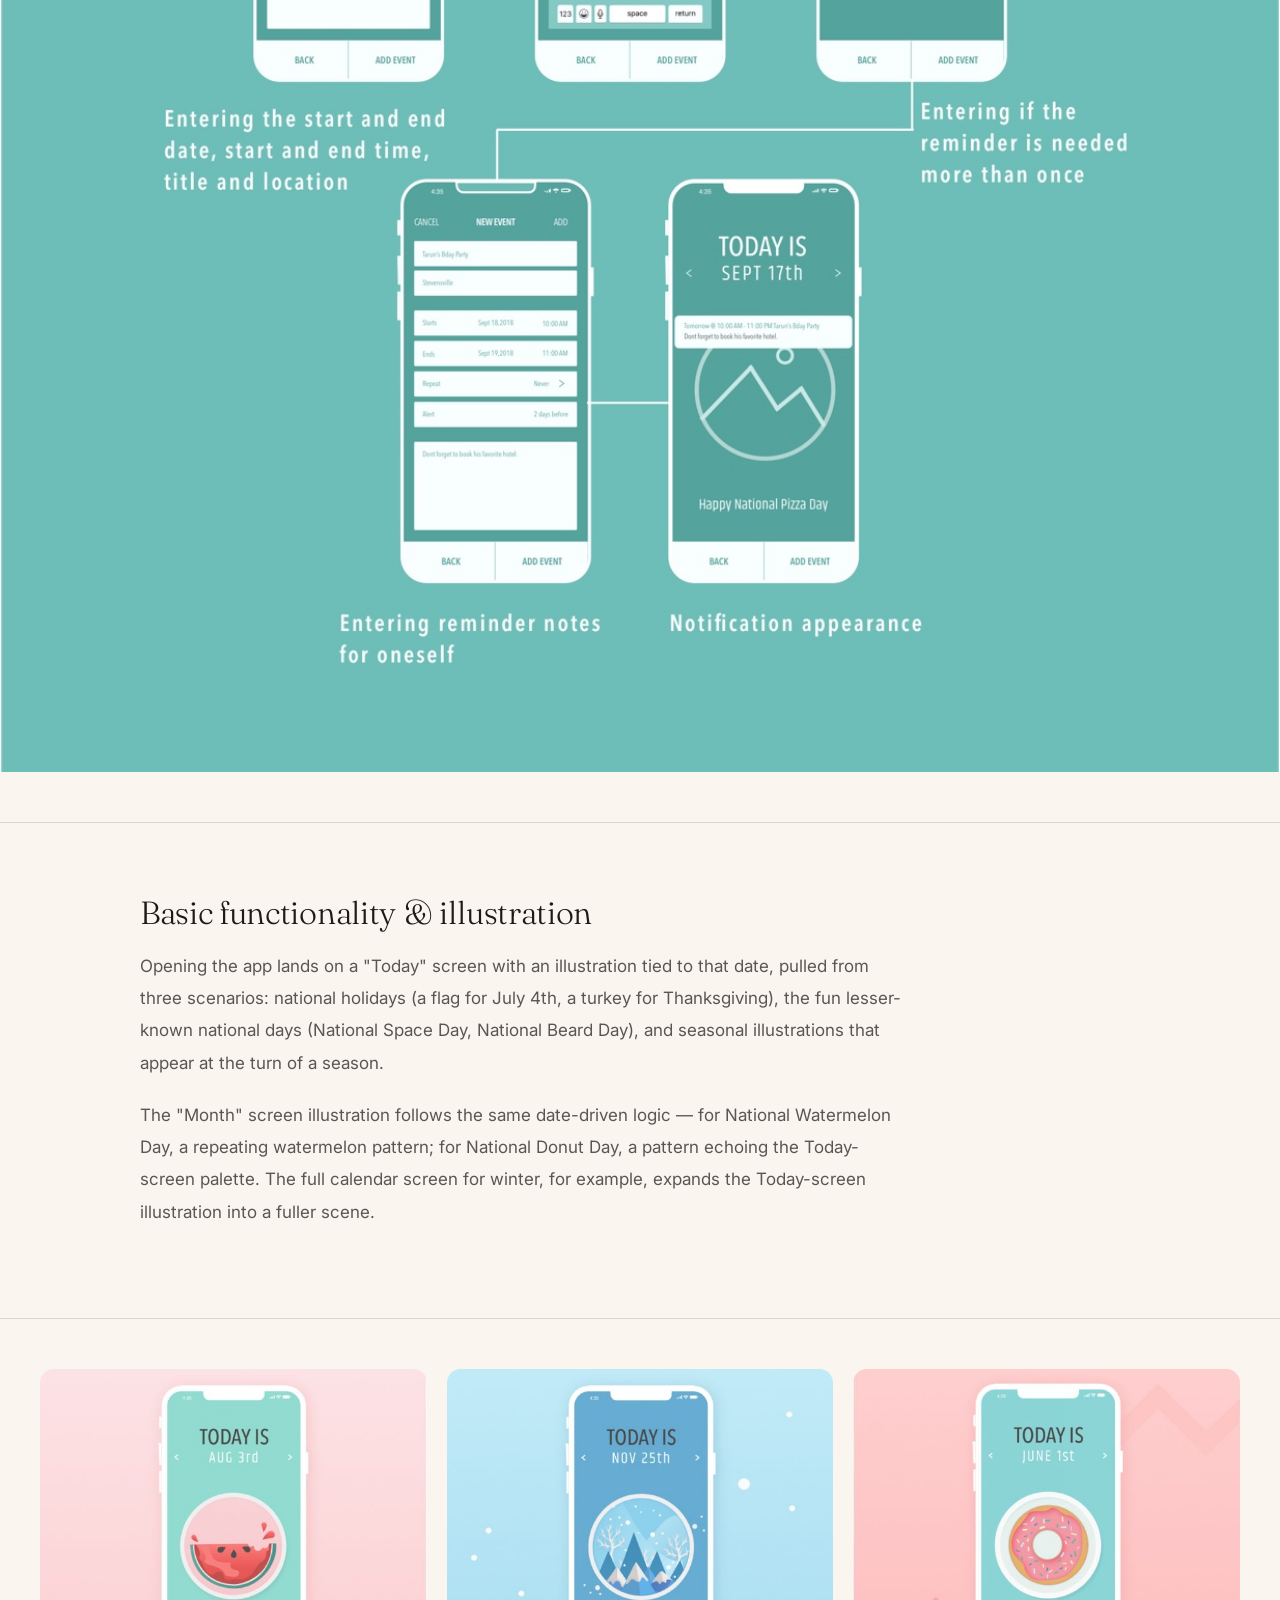
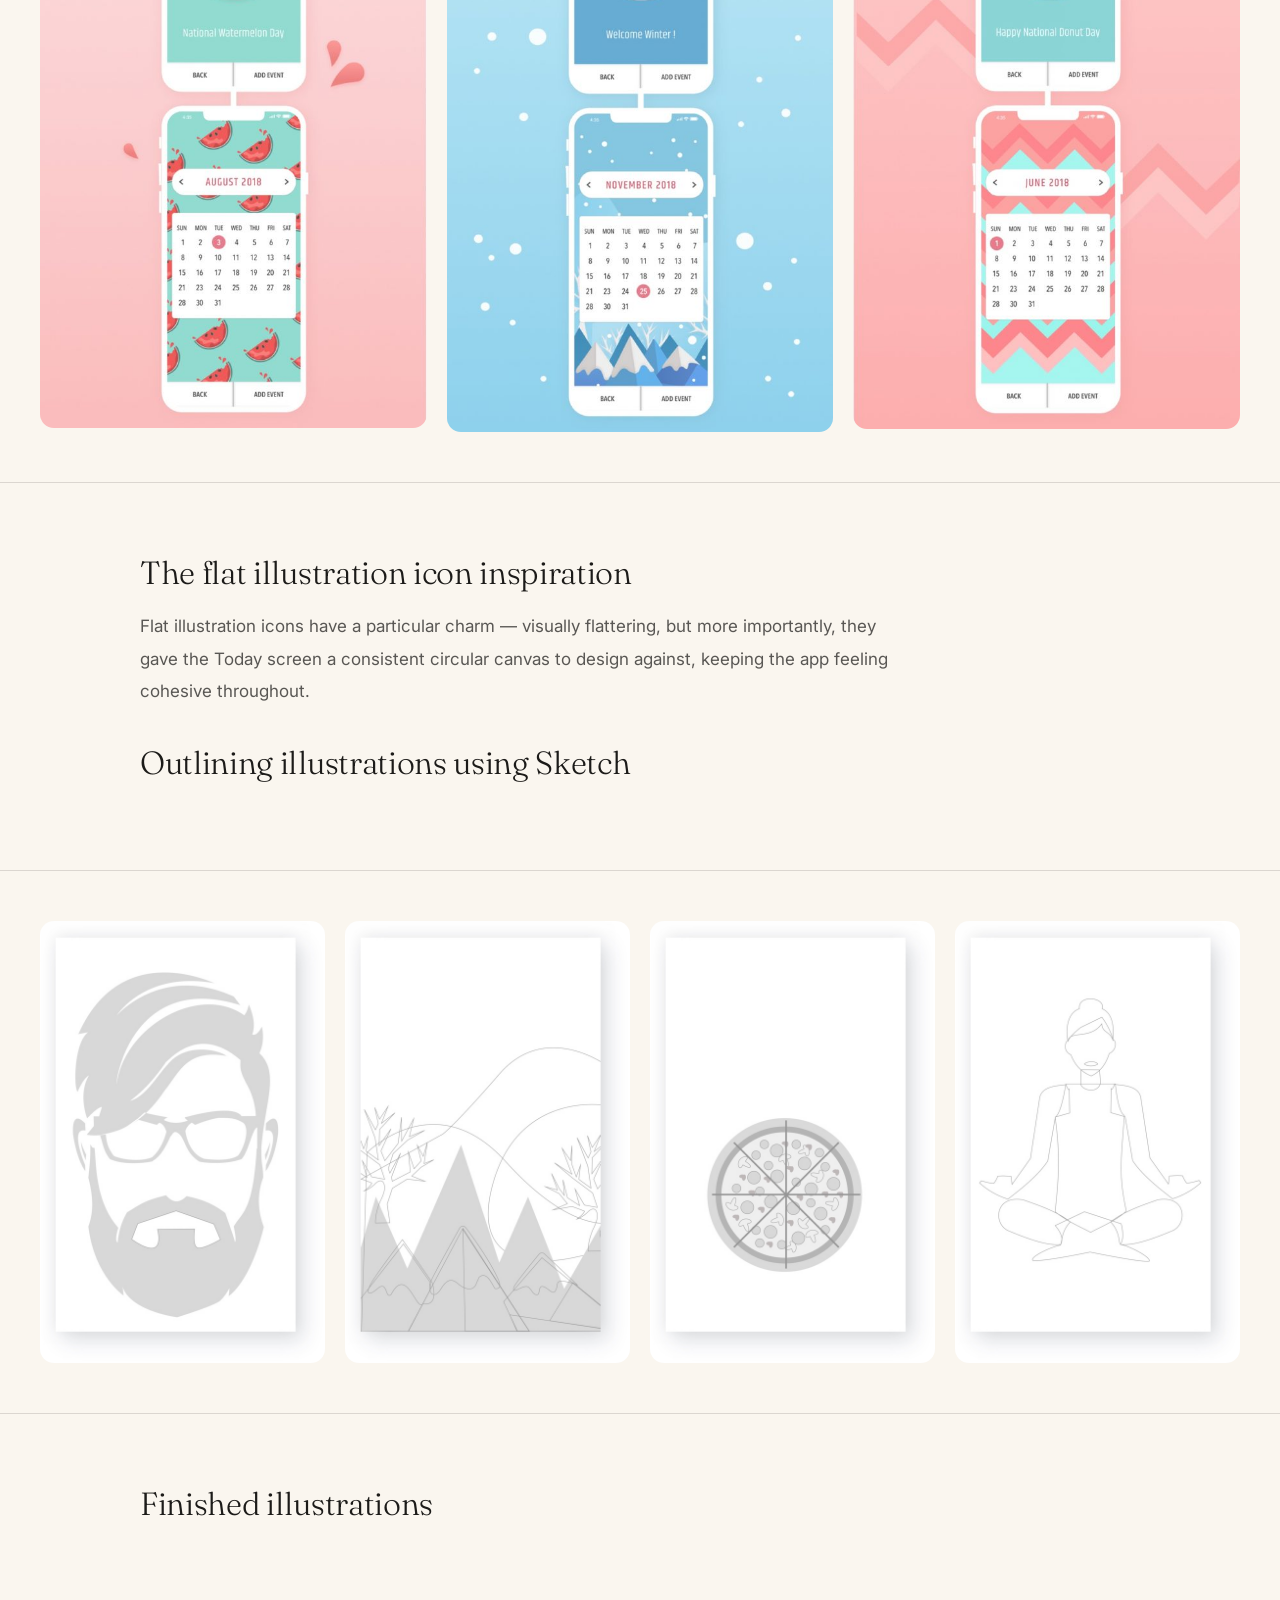
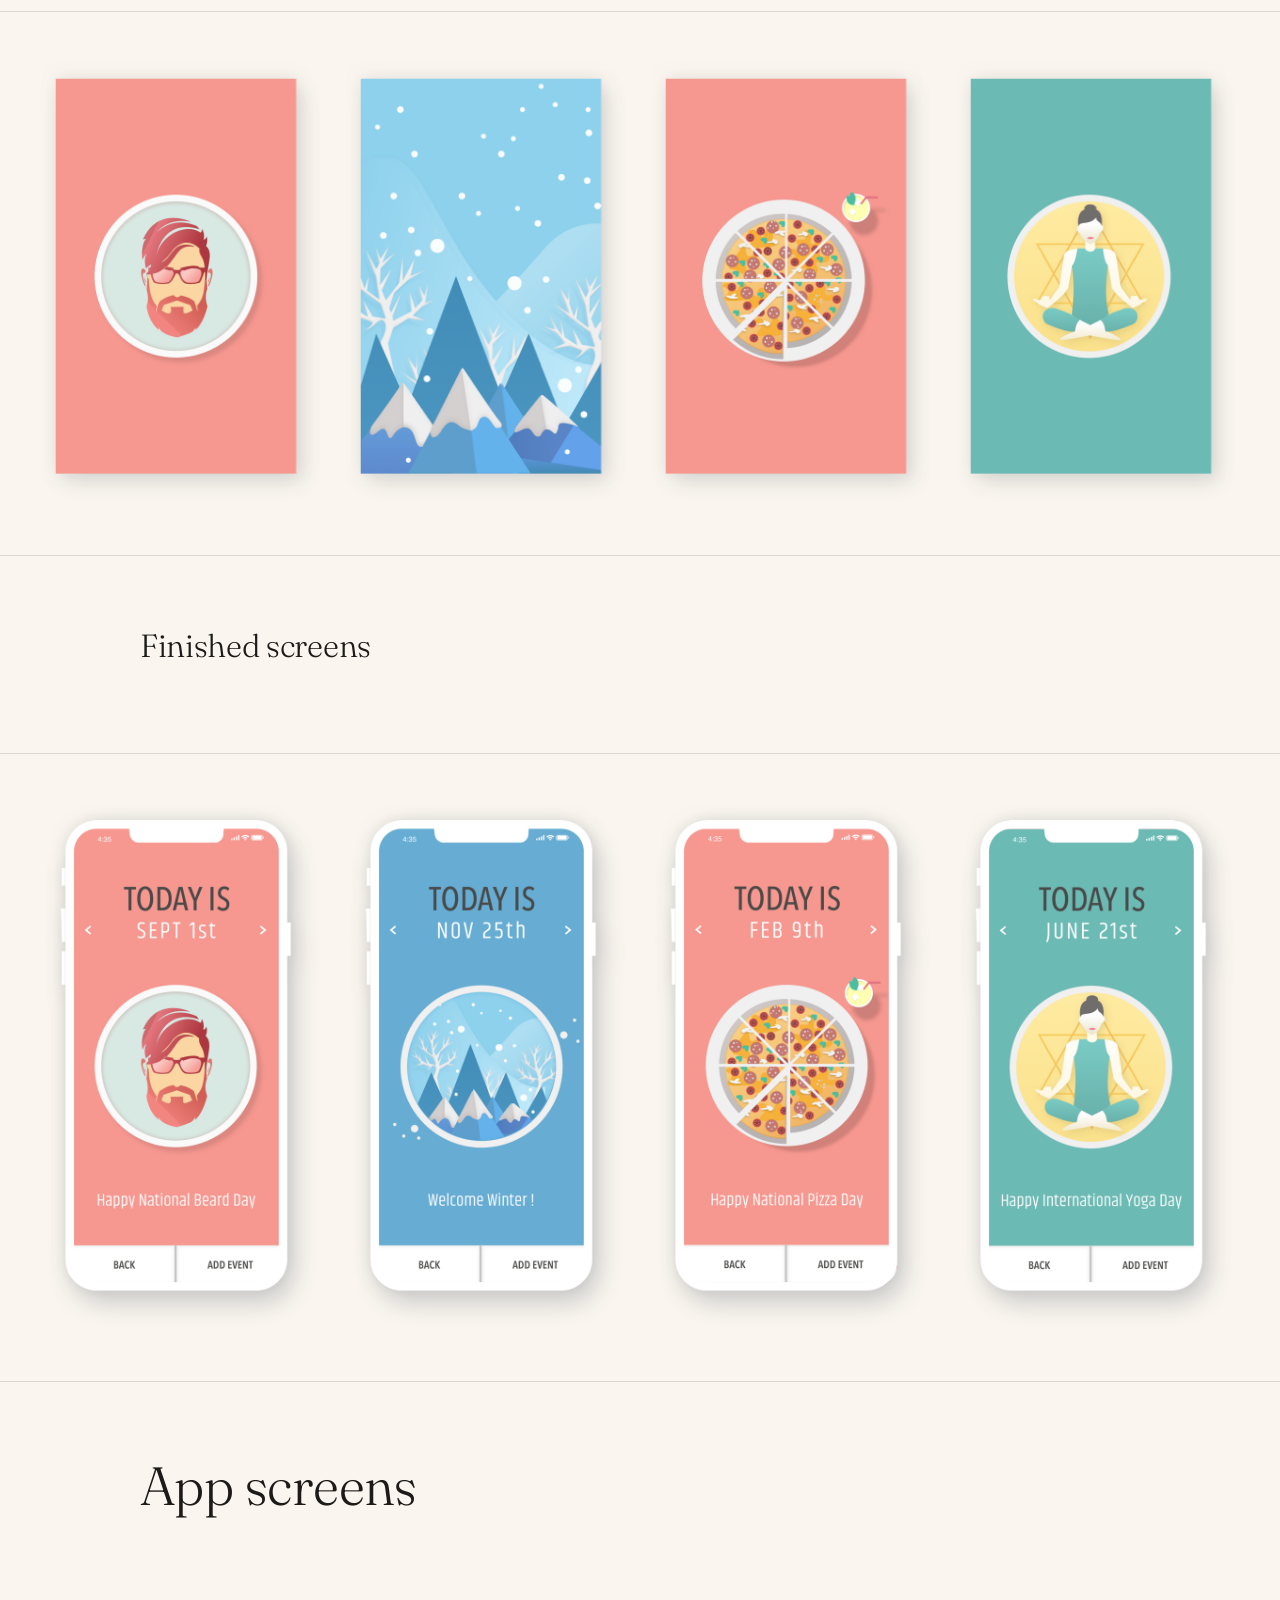
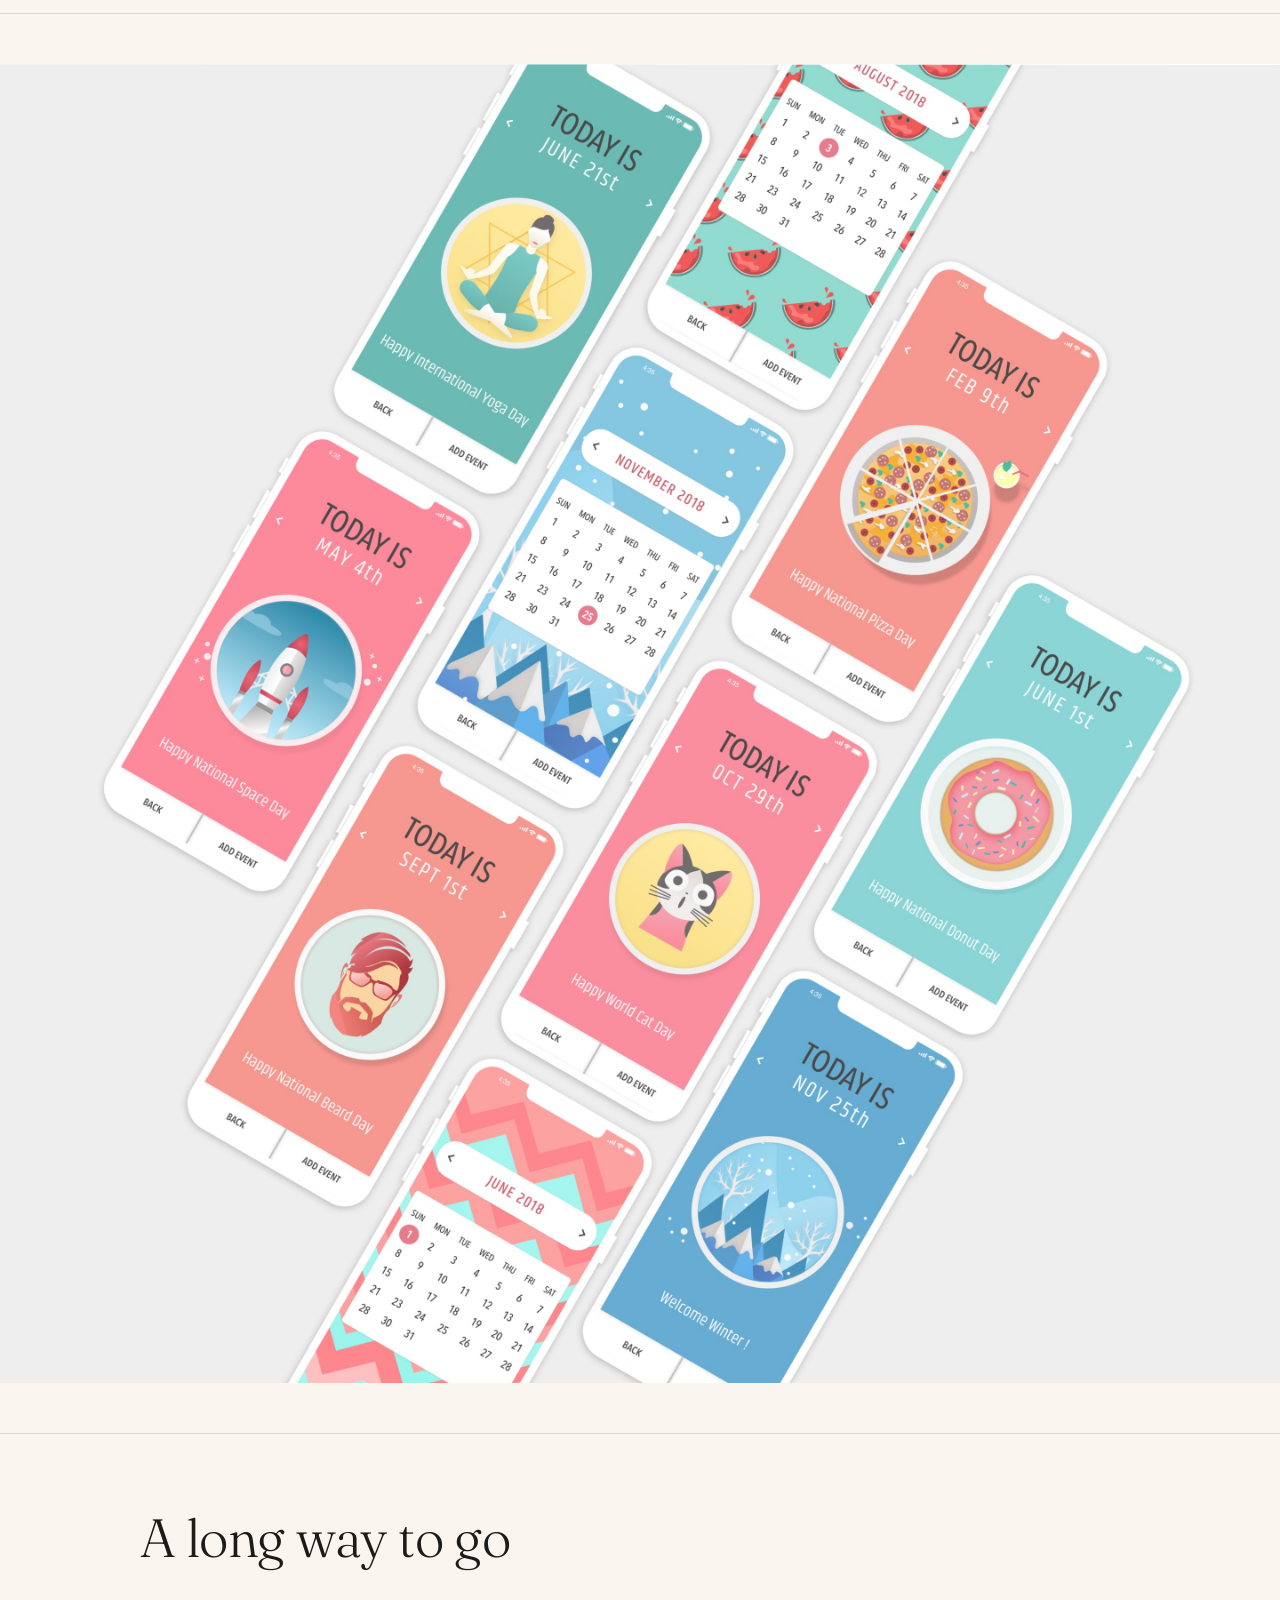
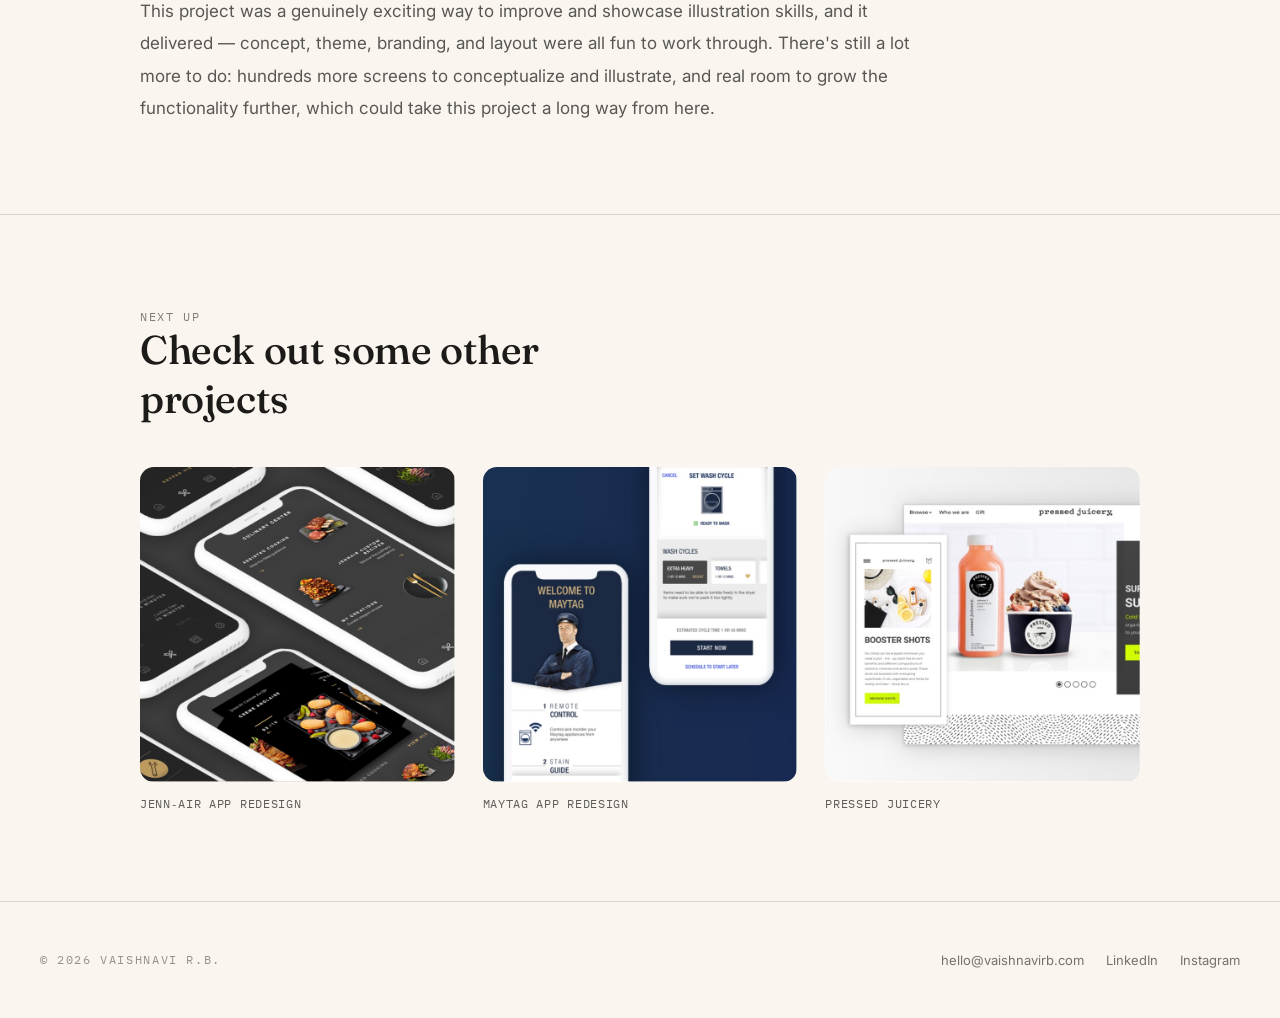
<file: amor.html>
<!DOCTYPE html>
<html lang="en">
<head>
<script src="password-gate.js"></script>
<meta charset="UTF-8">
<meta name="viewport" content="width=device-width, initial-scale=1.0">
<title>Amor — The Calendar App — Vaishnavi R.B.</title>
<link rel="preconnect" href="https://fonts.googleapis.com">
<link rel="preconnect" href="https://fonts.gstatic.com" crossorigin>
<link href="https://fonts.googleapis.com/css2?family=Fraunces:ital,opsz,wght@0,9..144,300;0,9..144,400;0,9..144,500;0,9..144,600;1,9..144,400;1,9..144,500&family=Inter:wght@400;500;600&family=IBM+Plex+Mono:wght@400;500&display=swap" rel="stylesheet">
<style>
  :root{ --paper:#FAF6EF; --ink:#1C1B19; --accent:#E8664F; --line: rgba(28,27,25,0.14); --line-strong: rgba(28,27,25,0.28); }
  *{box-sizing:border-box;}
  body{margin:0; background:var(--paper); color:var(--ink); font-family:'Inter', sans-serif; -webkit-font-smoothing:antialiased;}
  ::selection{background:var(--accent); color:#fff;}
  h1,h2,h3{font-family:'Fraunces', serif; font-weight:500; margin:0; letter-spacing:-0.01em;}
  .eyebrow{font-family:'IBM Plex Mono', monospace; font-size:11.5px; letter-spacing:0.14em; text-transform:uppercase; opacity:0.55;}
  a{color:inherit;}
  .wrap{max-width:1080px; margin:0 auto; padding:0 40px;}
  .wrap-wide{max-width:1280px; margin:0 auto; padding:0 40px;}
  header{position:sticky; top:0; z-index:50; background:rgba(250,246,239,0.9); backdrop-filter:blur(10px); border-bottom:1px solid var(--line);}
  .nav{display:flex; align-items:center; justify-content:space-between; padding:20px 40px; max-width:1280px; margin:0 auto;}
  .nav-mark{font-family:'Fraunces', serif; font-size:19px; font-weight:500; text-decoration:none;}
  .back-link{font-family:'IBM Plex Mono',monospace; font-size:12px; letter-spacing:0.06em; text-transform:uppercase; text-decoration:none; opacity:0.65;}
  .back-link:hover{opacity:1;}
  .hero{padding:90px 0 60px; border-bottom:1px solid var(--line);}
  .hero .eyebrow{display:flex; align-items:center; gap:10px; margin-bottom:22px;}
  .hero .eyebrow .dot{width:8px; height:8px; border-radius:50%; background:var(--accent);}
  .hero h1{font-size:clamp(38px,5.4vw,66px); line-height:1.05;}
  .lede{padding:60px 0; border-bottom:1px solid var(--line);}
  .lede p{font-size:16.5px; line-height:1.8; opacity:0.8; max-width:66ch; margin-bottom:18px;}
  .imgrow{padding:50px 0; border-bottom:1px solid var(--line);}
  .imgrow-inner{display:grid; gap:20px;}
  .imgrow-inner.cols-2{grid-template-columns:1fr 1fr;}
  .imgrow-inner.cols-3{grid-template-columns:repeat(3,1fr);}
  .imgrow-inner.cols-4{grid-template-columns:repeat(4,1fr);}
  .imgrow img{width:100%; display:block; border-radius:4px;}
  .imgrow.full img{border-radius:0;}
  .section{padding:70px 0; border-bottom:1px solid var(--line);}
  .section h2{font-size:clamp(28px,3.4vw,40px); margin-bottom:24px; max-width:24ch;}
  .section h3{font-size:clamp(22px,2.6vw,28px); margin-bottom:18px; max-width:26ch;}
  .section p{font-size:16px; line-height:1.8; opacity:0.78; max-width:70ch; margin-bottom:20px;}
  .goals-list{list-style:none; margin:0; padding:0; counter-reset:goal; border-top:1px solid var(--line-strong); max-width:76ch;}
  .goals-list li{counter-increment:goal; padding:20px 0; border-bottom:1px solid var(--line); display:grid; grid-template-columns:44px 1fr; gap:18px;}
  .goals-list li::before{content:counter(goal, decimal-leading-zero); font-family:'IBM Plex Mono',monospace; font-size:13px; opacity:0.45; padding-top:2px;}
  .goals-list li p{margin:0; font-size:15.5px; line-height:1.7; opacity:0.85;}
  .other-projects{padding:90px 0;}
  .other-projects h2{font-size:clamp(28px,3.6vw,40px); margin-bottom:44px; max-width:20ch;}
  .op-grid{display:grid; grid-template-columns:repeat(3,1fr); gap:28px;}
  .op-card{text-decoration:none; color:var(--ink); display:block;}
  .op-card img{width:100%; aspect-ratio:1; object-fit:cover; border-radius:4px; display:block;}
  .op-cap{font-family:'IBM Plex Mono',monospace; font-size:11.5px; letter-spacing:0.06em; text-transform:uppercase; margin-top:14px; opacity:0.7;}
  footer{padding:50px 0; border-top:1px solid var(--line);}
  .footer-grid{display:flex; justify-content:space-between; align-items:center; flex-wrap:wrap; gap:20px; max-width:1280px; margin:0 auto; padding:0 40px;}
  footer .eyebrow{opacity:0.45;}
  .footer-links{display:flex; gap:22px; font-size:13px;}
  .footer-links a{text-decoration:none; opacity:0.6;}
  .footer-links a:hover{opacity:1;}
  @media (max-width:820px){
    .wrap, .wrap-wide{padding:0 24px;}
    .nav{padding:18px 24px;}
    .imgrow-inner.cols-2, .imgrow-inner.cols-3, .imgrow-inner.cols-4{grid-template-columns:1fr 1fr;}
    .op-grid{grid-template-columns:1fr;}
  }
</style>
<link rel="stylesheet" href="case-study-v2.css">
</head>
<body>
<header>
  <nav class="nav">
    <a href="index.html" class="nav-mark">VRB</a>
    <a href="index.html#work" class="back-link">← Work</a>
  </nav>
</header>

<main>
  <section class="hero" data-num="05">
    <div class="wrap">
      <div class="eyebrow"><span class="dot"></span>05 — App · Illustration</div>
      <h1>Amor — the Calendar App</h1>
    </div>
  </section>

  <section class="lede">
    <div class="wrap">
      <h3 style="margin-bottom:16px;">What's Amor</h3>
      <p>Amor is a calendar app for artsy people — anyone who appreciates creativity and a bit more personality in the tools they use. Alongside popular holidays, it surfaces the countless other national days of the year — National Radio Day, National Chocolate Day — each with a custom illustration and quirky background that adds color and positivity to the everyday. The illustrations shift with the seasons, and underneath the fun, the app still handles the basics: reminders, alerts, and notes to keep users organized.</p>
    </div>
  </section>

  <section class="section">
    <div class="wrap">
      <h3>Background</h3>
      <p>The idea came from noticing just how many fun "national days" exist — National Donut Day, National Pet Day, and dozens more — and realizing nearly every day of the year is claimed by something. That felt like a great excuse to showcase illustration skills while building something genuinely useful. For the concept to stick, the app needed real functionality alongside the illustrations — enough basic calendar and reminder features that people might actually use it instead of their phone's built-in calendar, since nobody wants to juggle multiple apps for the same job.</p>
    </div>
  </section>

  <section class="section" style="border-top:1px solid var(--line); padding-top:70px;">
    <div class="wrap">
      <h3>User personas</h3>
      <p>Creating personas helped clarify the target user: women roughly 12–26 years old, art lovers or artists themselves, drawn to colorful illustration, who want the inanimate things in their life to feel like they have a bit more personality — and who might be inspired to exercise their own creative passions a little more.</p>
    </div>
  </section>

  <section class="imgrow">
    <div class="wrap-wide imgrow-inner cols-3">
      <img src="images/2-1.jpg" alt="Amor user persona">
      <img src="images/3.jpg" alt="Amor user persona">
      <img src="images/4.jpg" alt="Amor user persona">
    </div>
  </section>

  <section class="section">
    <div class="wrap">
      <h3>Branding</h3>
      <p>Flat illustration felt like the right style from the start — positive, creatively inspiring, and well suited to a project with hundreds of national-day themes to cover. The palette leans toward calming shades, since the app is just as likely to be opened first thing in the morning or during a stressful moment to set a reminder — soothing colors suit that use case. Typography went sans-serif for a more modern, informal feel.</p>
    </div>
  </section>

  <section class="imgrow full">
    <div class="wrap-wide"><img src="images/5-1-scaled.jpg" alt="Amor branding board"></div>
  </section>

  <section class="section">
    <div class="wrap">
      <h2>App screens</h2>
    </div>
  </section>
  <section class="imgrow full">
    <div class="wrap-wide"><img src="images/6-scaled.jpg" alt="Amor app screens"></div>
  </section>

  <section class="section">
    <div class="wrap">
      <h3>Wireframing the functionality</h3>
      <p>The core function is creating reminders for day-to-day events — title, location, start and end date and time, repetition, alerts, and custom notes.</p>
    </div>
  </section>
  <section class="imgrow full">
    <div class="wrap-wide"><img src="images/7.jpg" alt="Amor wireframe"></div>
  </section>

  <section class="section">
    <div class="wrap">
      <h3>Basic functionality &amp; illustration</h3>
      <p>Opening the app lands on a "Today" screen with an illustration tied to that date, pulled from three scenarios: national holidays (a flag for July 4th, a turkey for Thanksgiving), the fun lesser-known national days (National Space Day, National Beard Day), and seasonal illustrations that appear at the turn of a season.</p>
      <p>The "Month" screen illustration follows the same date-driven logic — for National Watermelon Day, a repeating watermelon pattern; for National Donut Day, a pattern echoing the Today-screen palette. The full calendar screen for winter, for example, expands the Today-screen illustration into a fuller scene.</p>
    </div>
  </section>

  <section class="imgrow">
    <div class="wrap-wide imgrow-inner cols-3">
      <img src="images/part-1-601x1024.jpg" alt="Amor month screen illustration">
      <img src="images/part-2-597x1024.jpg" alt="Amor month screen illustration">
      <img src="images/part-3-600x1024.jpg" alt="Amor month screen illustration">
    </div>
  </section>

  <section class="section">
    <div class="wrap">
      <h3>The flat illustration icon inspiration</h3>
      <p>Flat illustration icons have a particular charm — visually flattering, but more importantly, they gave the Today screen a consistent circular canvas to design against, keeping the app feeling cohesive throughout.</p>
      <h3 style="margin-top:36px;">Outlining illustrations using Sketch</h3>
    </div>
  </section>

  <section class="imgrow">
    <div class="wrap-wide imgrow-inner cols-4">
      <img src="images/11.jpg" alt="Amor illustration sketch">
      <img src="images/9-1.jpg" alt="Amor illustration sketch">
      <img src="images/10.jpg" alt="Amor illustration sketch">
      <img src="images/12-2.jpg" alt="Amor illustration sketch">
    </div>
  </section>

  <section class="section">
    <div class="wrap">
      <h3>Finished illustrations</h3>
    </div>
  </section>
  <section class="imgrow">
    <div class="wrap-wide imgrow-inner cols-4">
      <img src="images/15-1.png" alt="Amor finished illustration">
      <img src="images/14-1.png" alt="Amor finished illustration">
      <img src="images/17-1.png" alt="Amor finished illustration">
      <img src="images/16-1.png" alt="Amor finished illustration">
    </div>
  </section>

  <section class="section">
    <div class="wrap">
      <h3>Finished screens</h3>
    </div>
  </section>
  <section class="imgrow">
    <div class="wrap-wide imgrow-inner cols-4">
      <img src="images/19-1.png" alt="Amor finished screen">
      <img src="images/18-1.png" alt="Amor finished screen">
      <img src="images/21-1.png" alt="Amor finished screen">
      <img src="images/20-1.png" alt="Amor finished screen">
    </div>
  </section>

  <section class="section">
    <div class="wrap">
      <h2>App screens</h2>
    </div>
  </section>
  <section class="imgrow full">
    <div class="wrap-wide"><img src="images/8.jpg" alt="Amor full app screens"></div>
  </section>

  <section class="section">
    <div class="wrap">
      <h2>A long way to go</h2>
      <p>This project was a genuinely exciting way to improve and showcase illustration skills, and it delivered — concept, theme, branding, and layout were all fun to work through. There's still a lot more to do: hundreds more screens to conceptualize and illustrate, and real room to grow the functionality further, which could take this project a long way from here.</p>
    </div>
  </section>

  <section class="other-projects">
    <div class="wrap">
      <span class="eyebrow">Next up</span>
      <h2>Check out some other projects</h2>
      <div class="op-grid">
        <a href="jennair.html" class="op-card">
          <img src="images/jennair.png" alt="Jenn-Air project thumbnail">
          <div class="op-cap">Jenn&#8209;Air App Redesign</div>
        </a>
        <a href="maytag.html" class="op-card">
          <img src="images/maytag.jpg" alt="Maytag project thumbnail">
          <div class="op-cap">Maytag App Redesign</div>
        </a>
        <a href="pressed-juicery.html" class="op-card">
          <img src="images/pressed-juicery.jpg" alt="Pressed Juicery project thumbnail">
          <div class="op-cap">Pressed Juicery</div>
        </a>
      </div>
    </div>
  </section>
</main>

<footer>
  <div class="footer-grid">
    <span class="eyebrow">© 2026 Vaishnavi R.B.</span>
    <div class="footer-links">
      <a href="mailto:hello@vaishnavirb.com">hello@vaishnavirb.com</a>
      <a href="#">LinkedIn</a>
      <a href="#">Instagram</a>
    </div>
  </div>
</footer>
<script src="case-study-v2.js"></script>
</body>
</html>
</file>
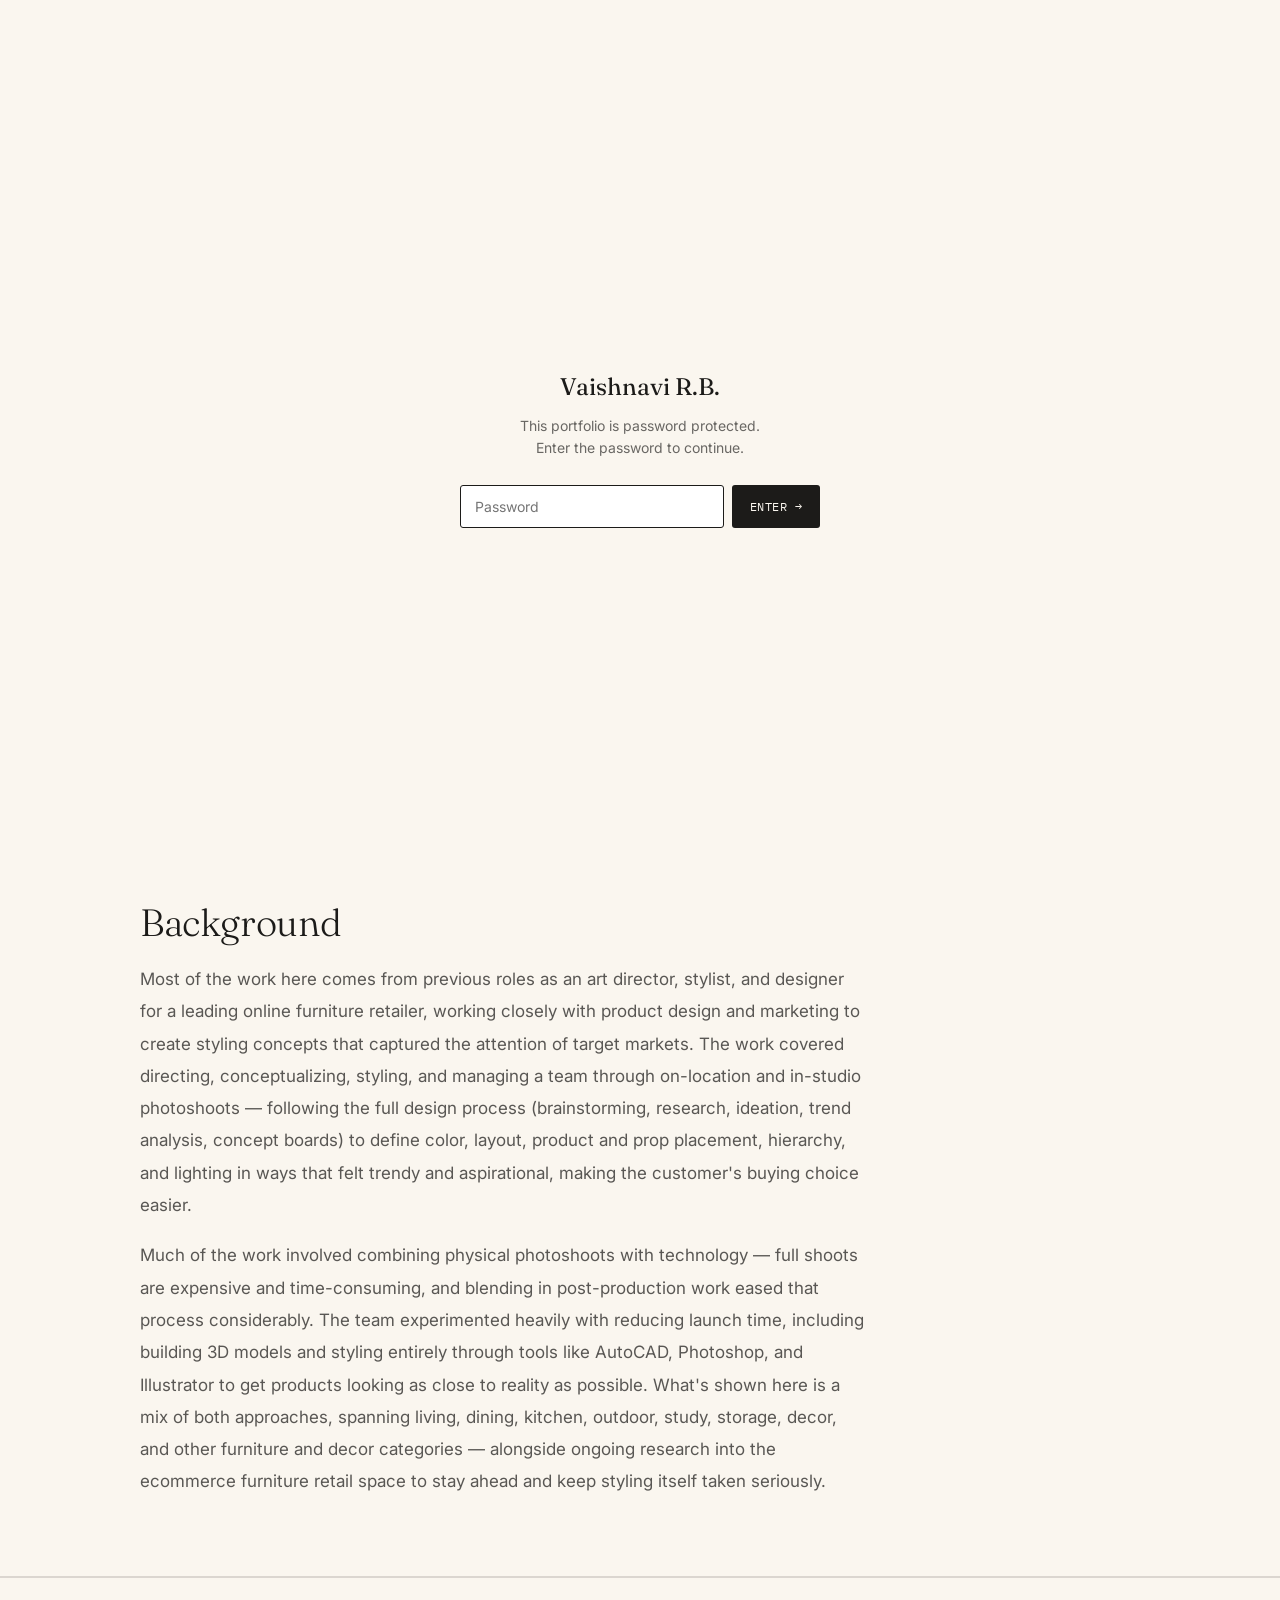
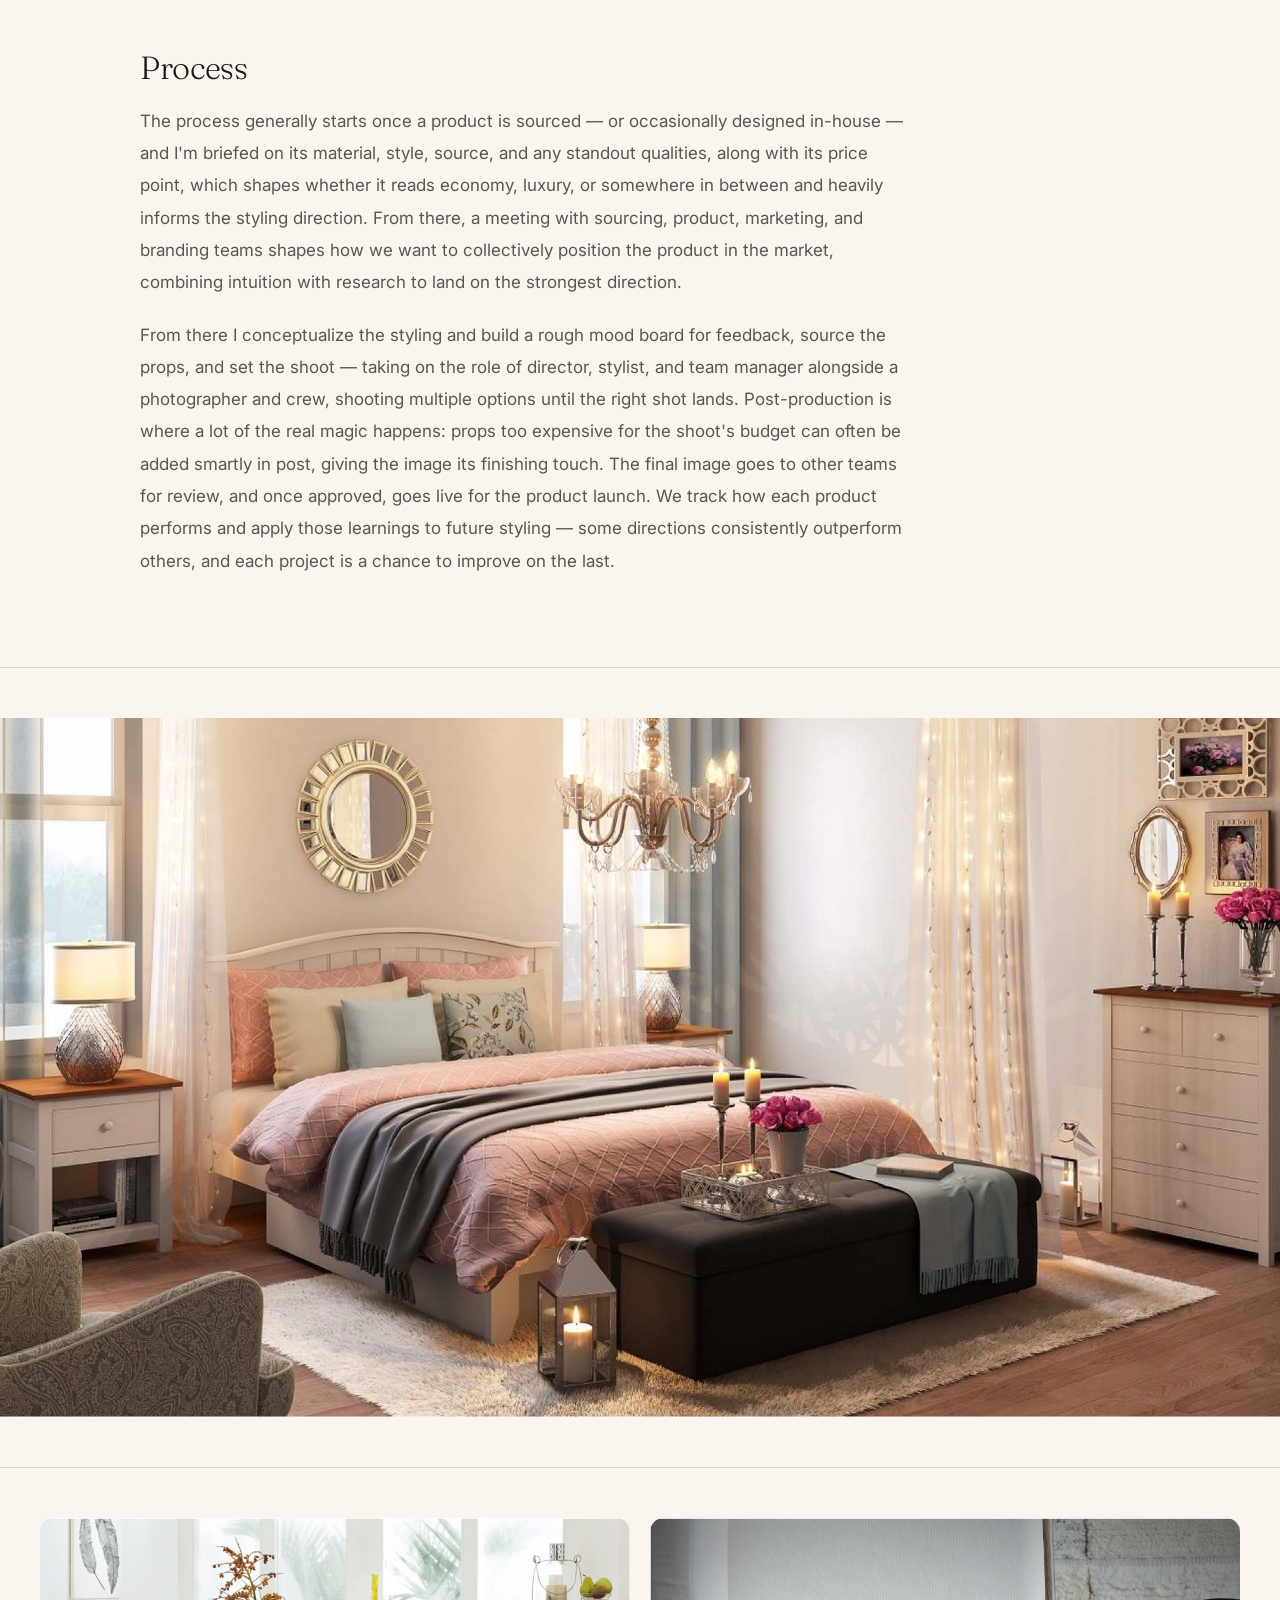
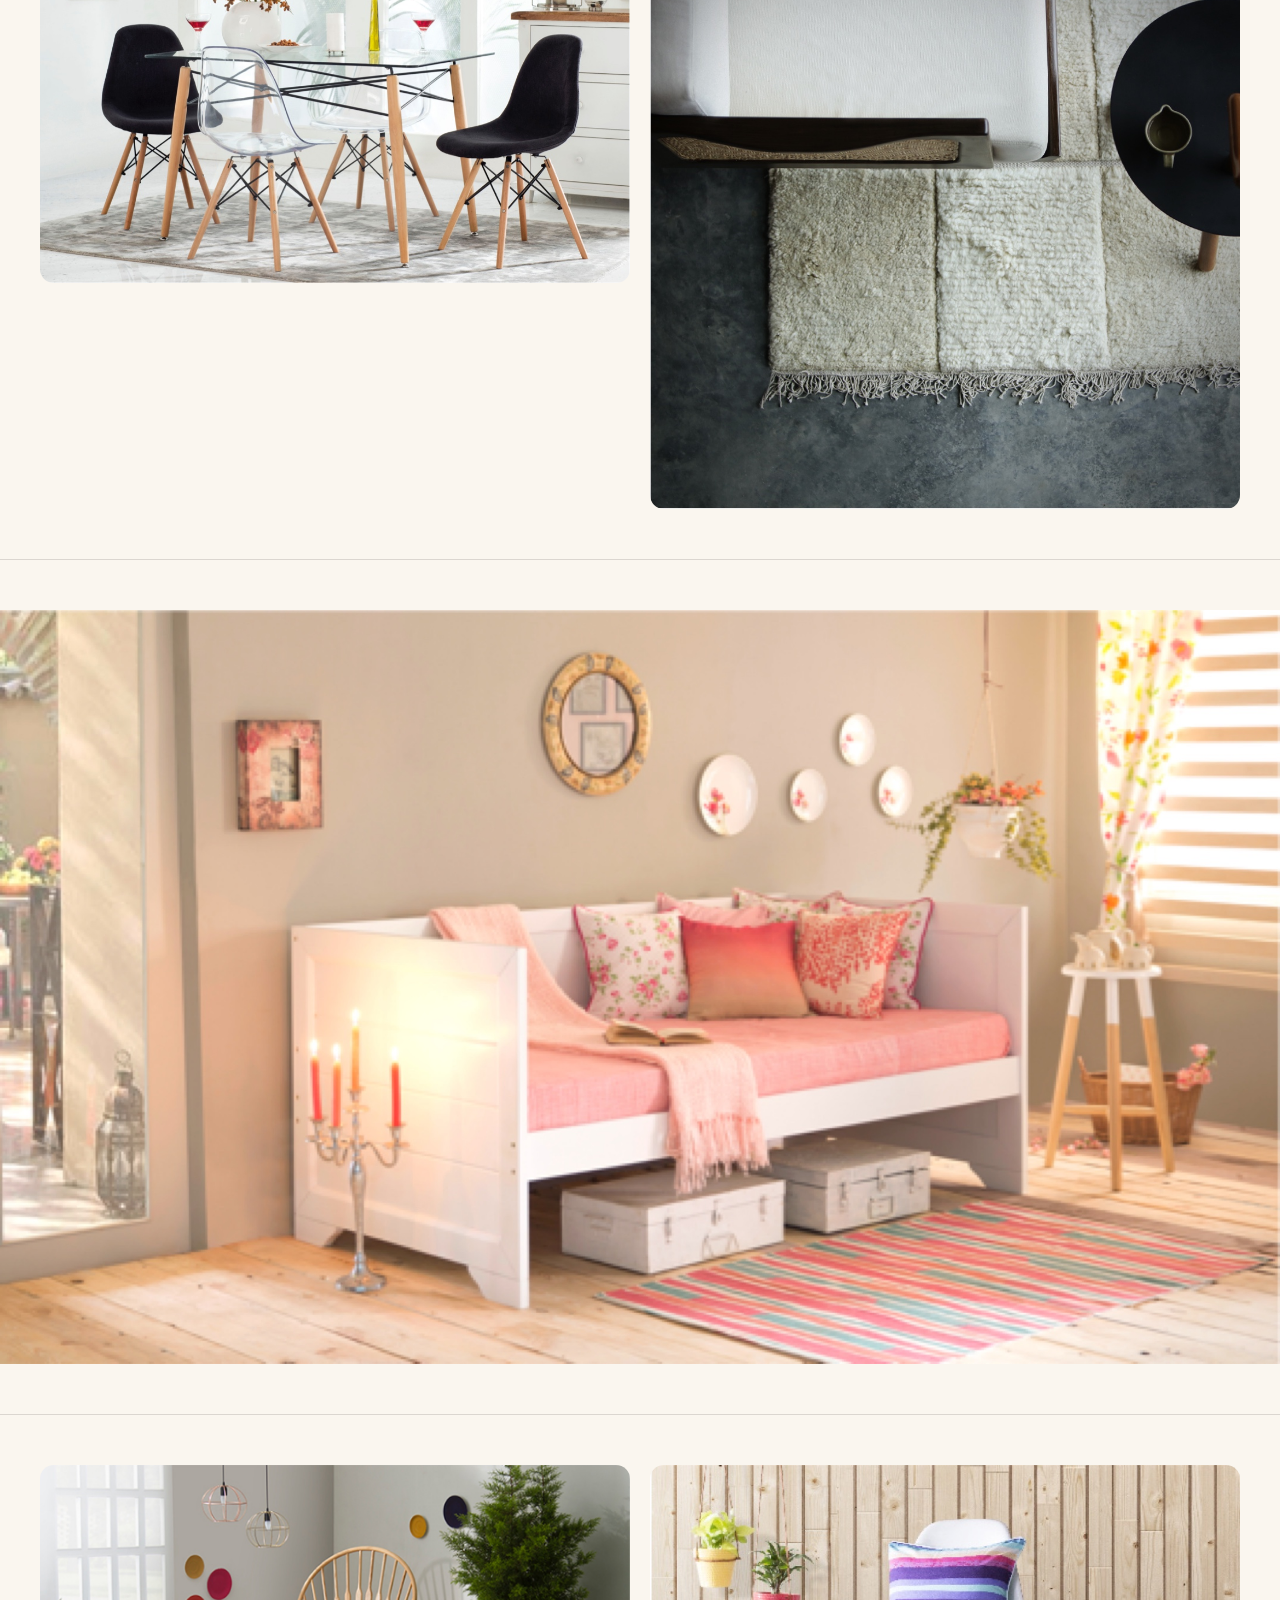
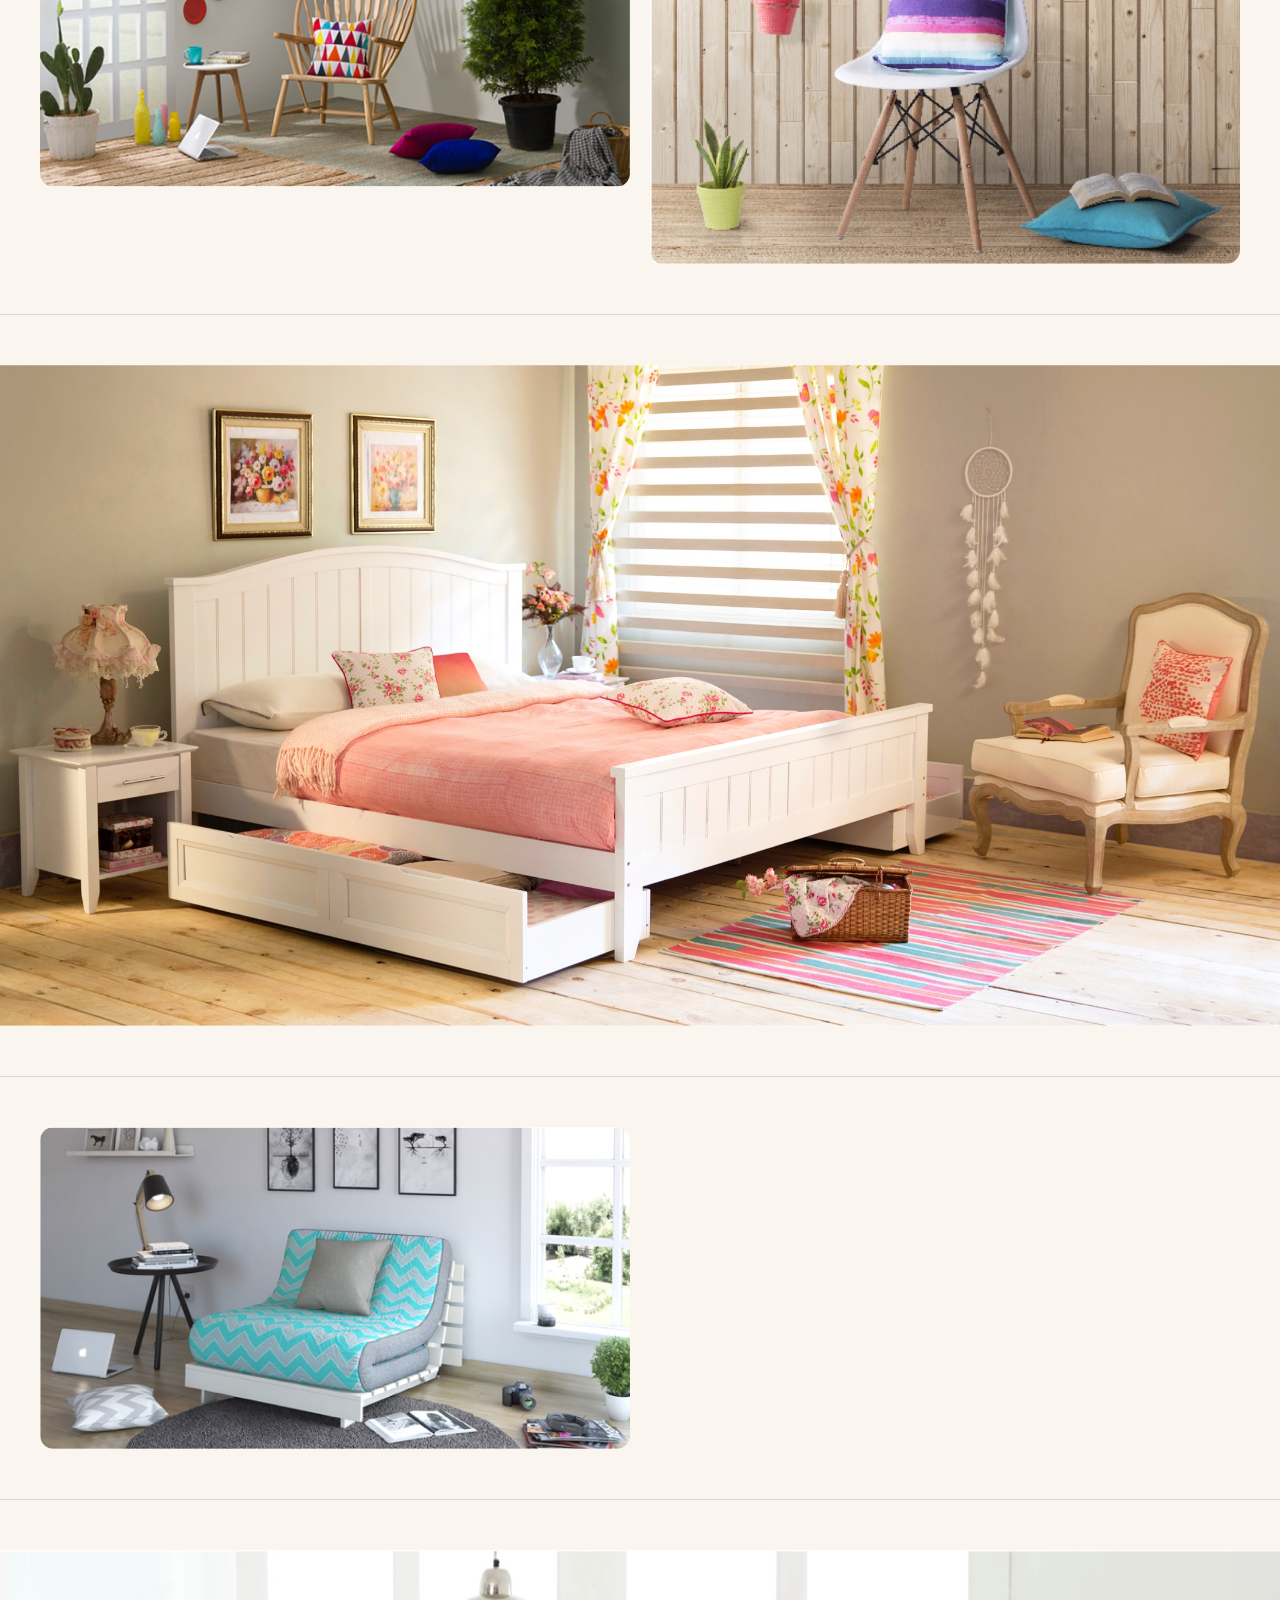
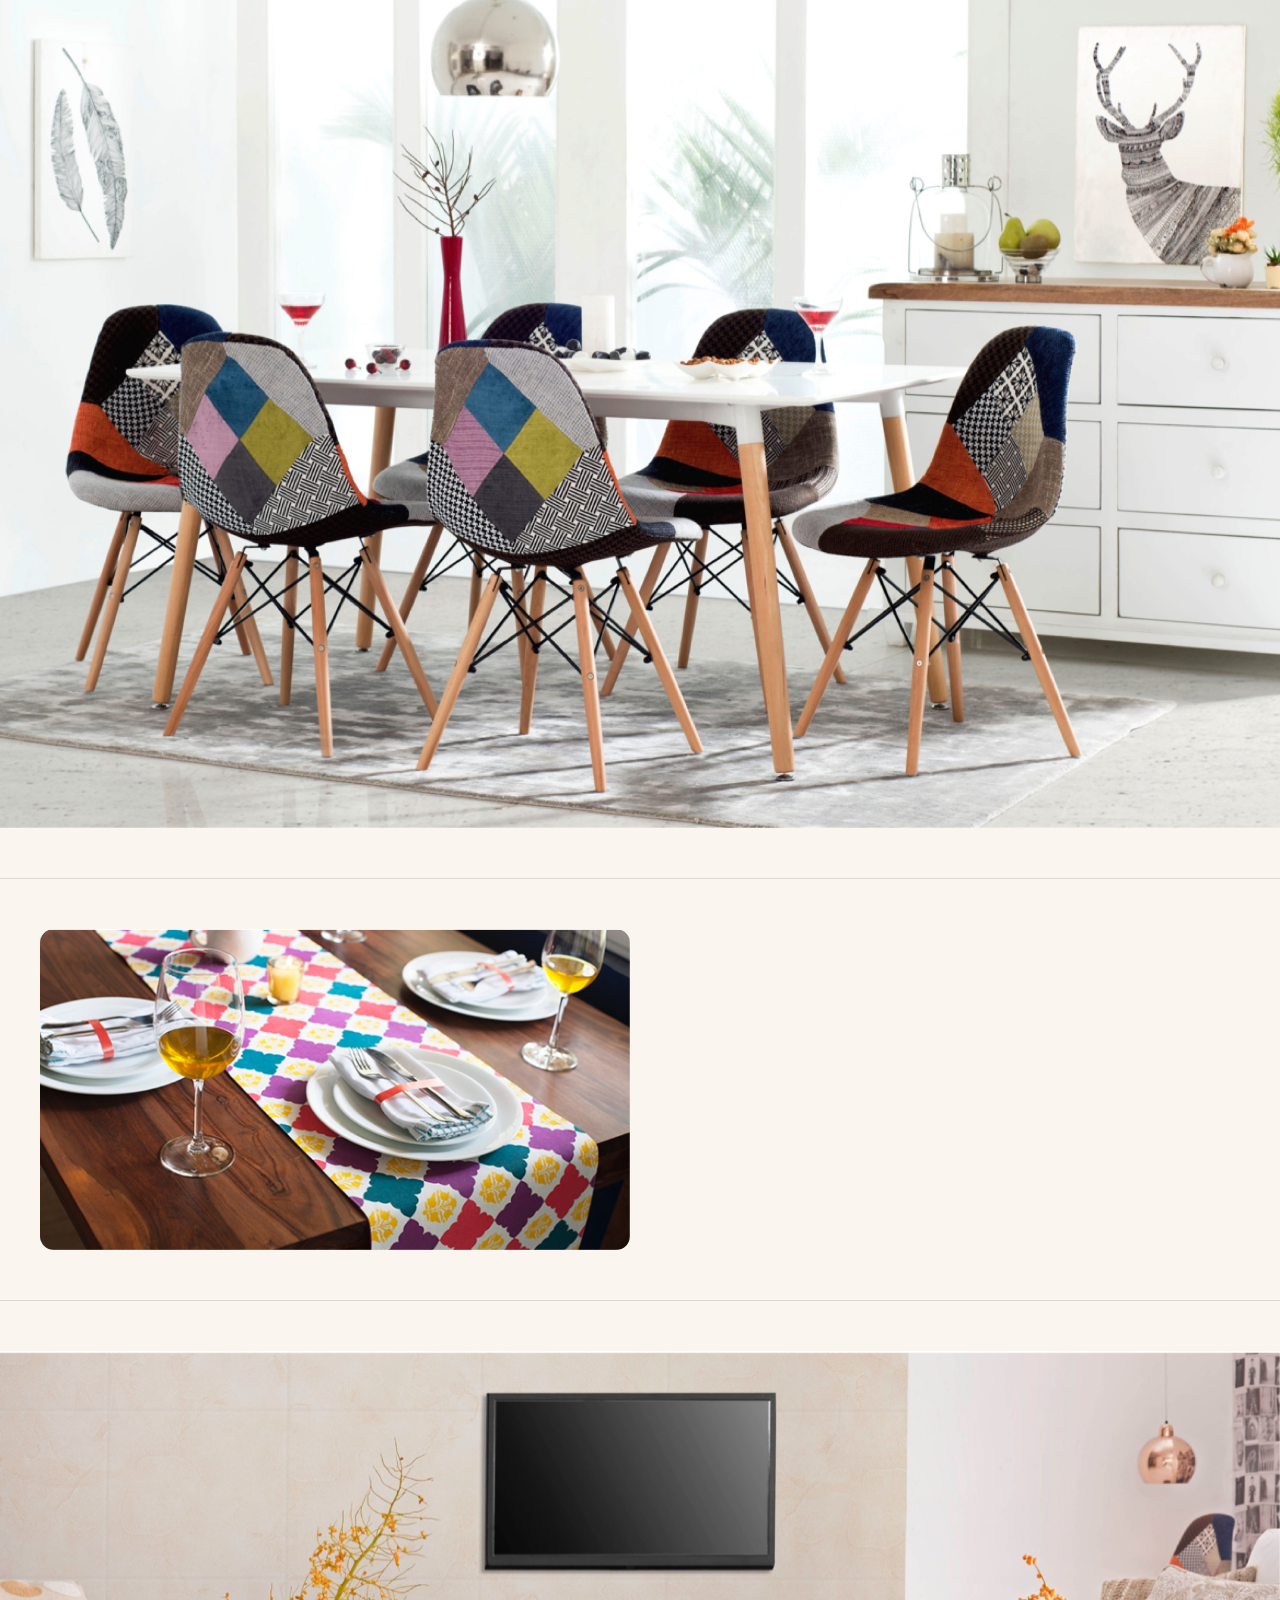
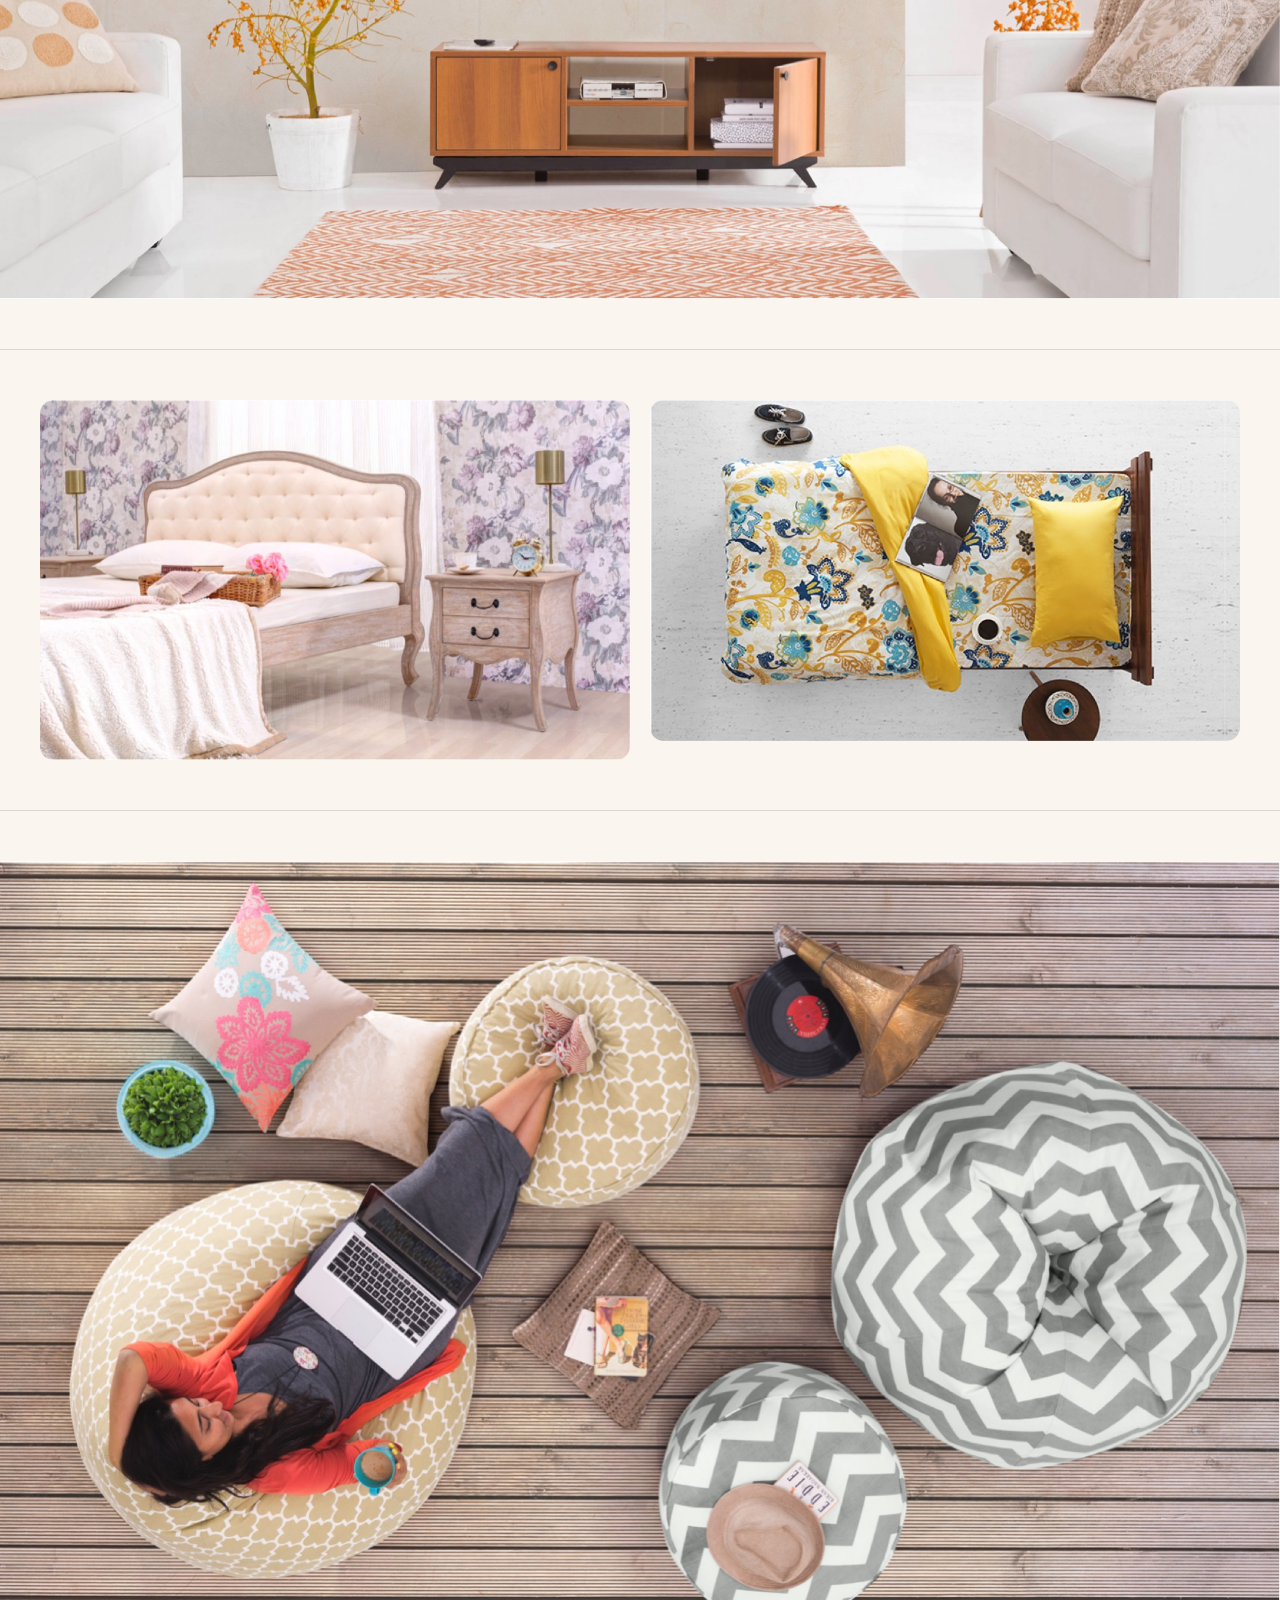
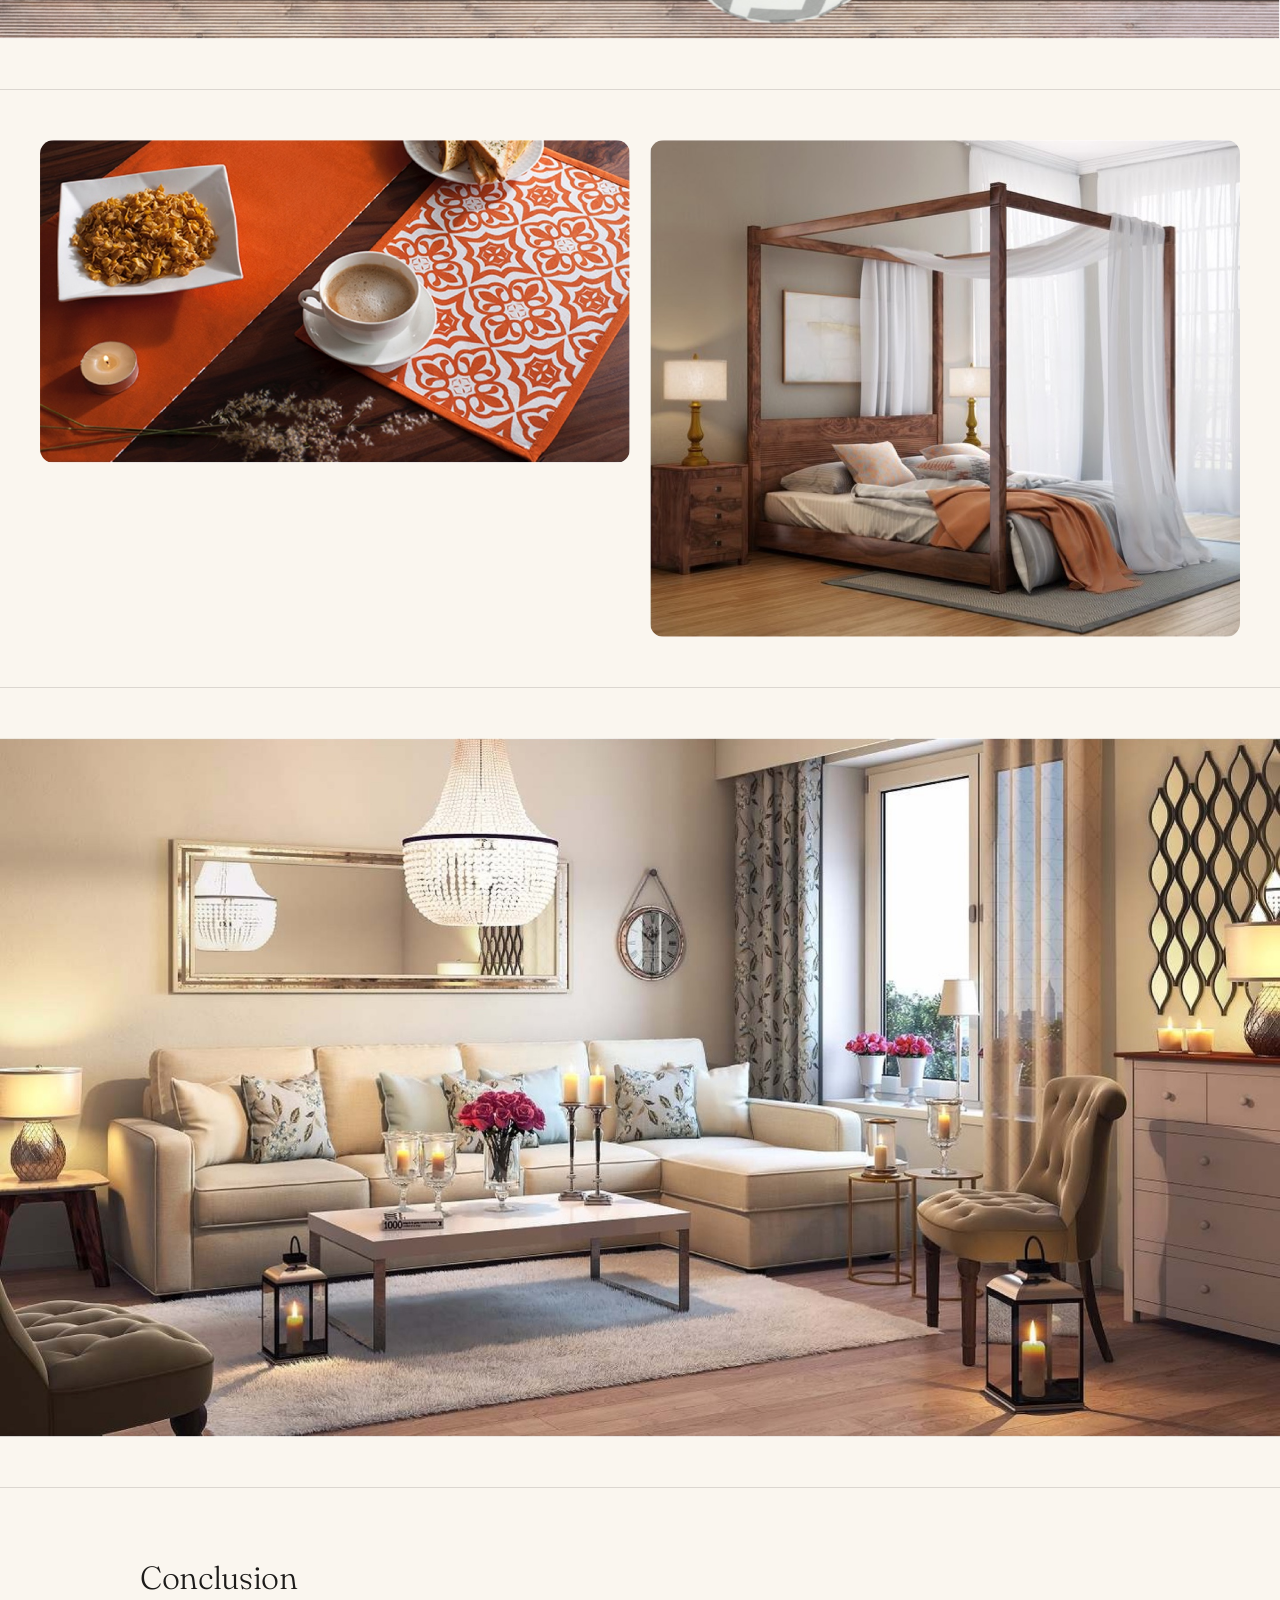
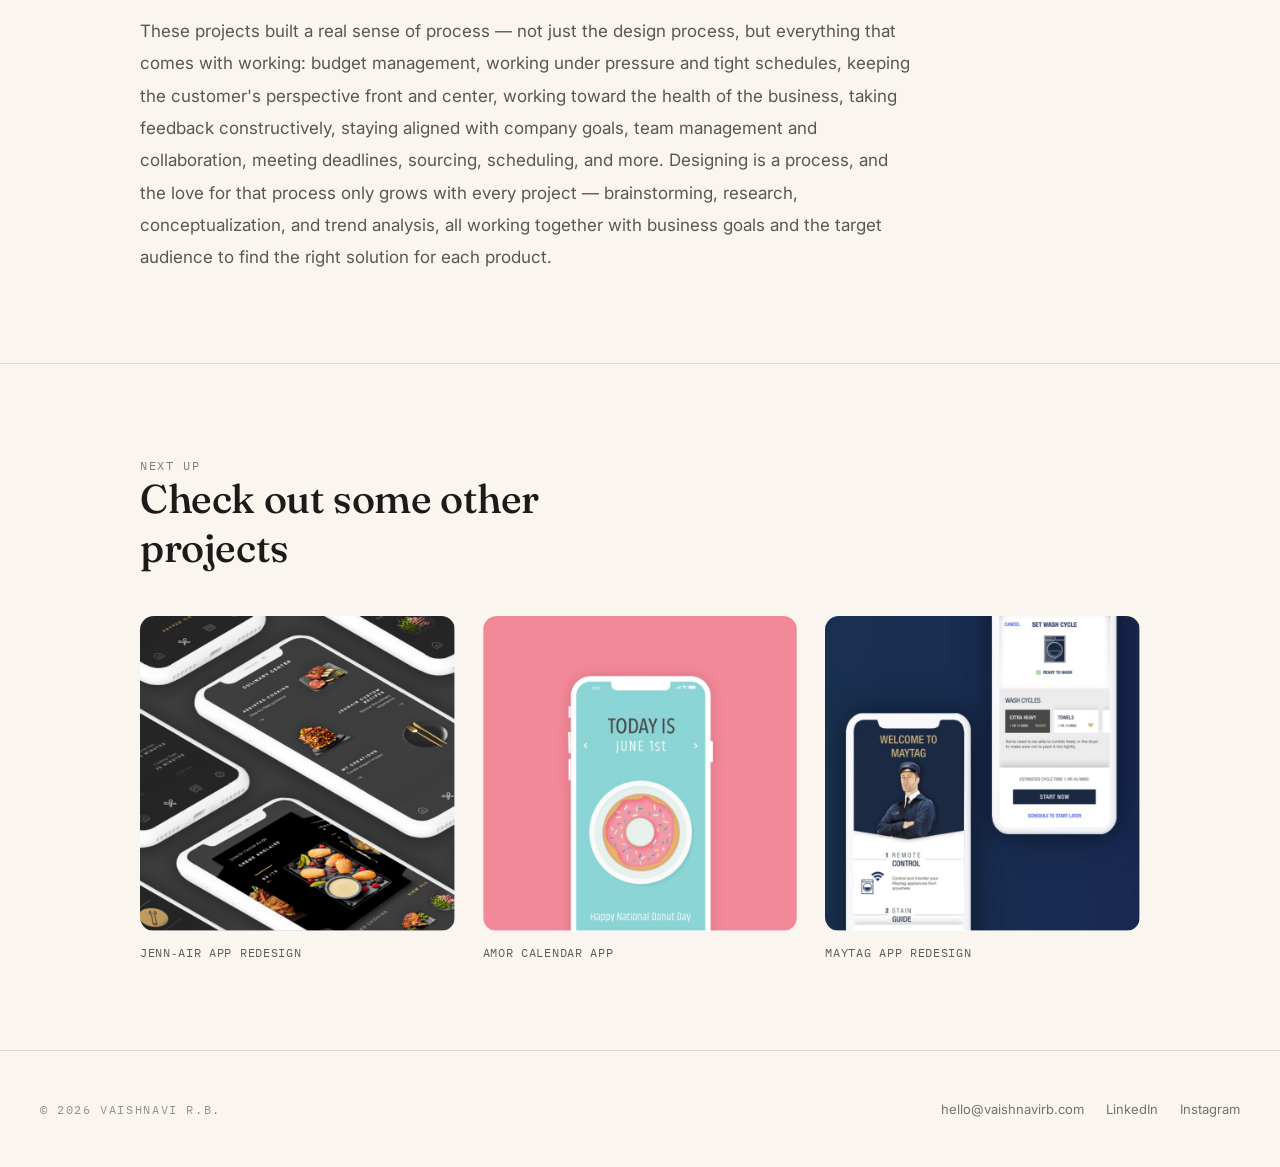
<file: art-direction.html>
<!DOCTYPE html>
<html lang="en">
<head>
<script src="password-gate.js"></script>
<meta charset="UTF-8">
<meta name="viewport" content="width=device-width, initial-scale=1.0">
<title>Art Direction — Vaishnavi R.B.</title>
<link rel="preconnect" href="https://fonts.googleapis.com">
<link rel="preconnect" href="https://fonts.gstatic.com" crossorigin>
<link href="https://fonts.googleapis.com/css2?family=Fraunces:ital,opsz,wght@0,9..144,300;0,9..144,400;0,9..144,500;0,9..144,600;1,9..144,400;1,9..144,500&family=Inter:wght@400;500;600&family=IBM+Plex+Mono:wght@400;500&display=swap" rel="stylesheet">
<style>
  :root{ --paper:#FAF6EF; --ink:#1C1B19; --accent:#C77B72; --line: rgba(28,27,25,0.14); --line-strong: rgba(28,27,25,0.28); }
  *{box-sizing:border-box;}
  body{margin:0; background:var(--paper); color:var(--ink); font-family:'Inter', sans-serif; -webkit-font-smoothing:antialiased;}
  ::selection{background:var(--accent); color:#fff;}
  h1,h2,h3{font-family:'Fraunces', serif; font-weight:500; margin:0; letter-spacing:-0.01em;}
  .eyebrow{font-family:'IBM Plex Mono', monospace; font-size:11.5px; letter-spacing:0.14em; text-transform:uppercase; opacity:0.55;}
  a{color:inherit;}
  .wrap{max-width:1080px; margin:0 auto; padding:0 40px;}
  .wrap-wide{max-width:1280px; margin:0 auto; padding:0 40px;}
  header{position:sticky; top:0; z-index:50; background:rgba(250,246,239,0.9); backdrop-filter:blur(10px); border-bottom:1px solid var(--line);}
  .nav{display:flex; align-items:center; justify-content:space-between; padding:20px 40px; max-width:1280px; margin:0 auto;}
  .nav-mark{font-family:'Fraunces', serif; font-size:19px; font-weight:500; text-decoration:none;}
  .back-link{font-family:'IBM Plex Mono',monospace; font-size:12px; letter-spacing:0.06em; text-transform:uppercase; text-decoration:none; opacity:0.65;}
  .back-link:hover{opacity:1;}
  .hero{padding:90px 0 60px; border-bottom:1px solid var(--line);}
  .hero .eyebrow{display:flex; align-items:center; gap:10px; margin-bottom:22px;}
  .hero .eyebrow .dot{width:8px; height:8px; border-radius:50%; background:var(--accent);}
  .hero h1{font-size:clamp(38px,5.4vw,66px); line-height:1.05;}
  .lede{padding:60px 0; border-bottom:1px solid var(--line);}
  .lede p{font-size:16.5px; line-height:1.8; opacity:0.8; max-width:66ch; margin-bottom:18px;}
  .imgrow{padding:50px 0; border-bottom:1px solid var(--line);}
  .imgrow-inner{display:grid; gap:20px;}
  .imgrow-inner.cols-2{grid-template-columns:1fr 1fr;}
  .imgrow img{width:100%; display:block; border-radius:4px;}
  .imgrow.full img{border-radius:0;}
  .section{padding:70px 0; border-bottom:1px solid var(--line);}
  .section h2{font-size:clamp(28px,3.4vw,40px); margin-bottom:24px; max-width:24ch;}
  .section h3{font-size:clamp(22px,2.6vw,28px); margin-bottom:18px; max-width:26ch;}
  .section p{font-size:16px; line-height:1.8; opacity:0.78; max-width:70ch; margin-bottom:20px;}
  .other-projects{padding:90px 0;}
  .other-projects h2{font-size:clamp(28px,3.6vw,40px); margin-bottom:44px; max-width:20ch;}
  .op-grid{display:grid; grid-template-columns:repeat(3,1fr); gap:28px;}
  .op-card{text-decoration:none; color:var(--ink); display:block;}
  .op-card img{width:100%; aspect-ratio:1; object-fit:cover; border-radius:4px; display:block;}
  .op-cap{font-family:'IBM Plex Mono',monospace; font-size:11.5px; letter-spacing:0.06em; text-transform:uppercase; margin-top:14px; opacity:0.7;}
  footer{padding:50px 0; border-top:1px solid var(--line);}
  .footer-grid{display:flex; justify-content:space-between; align-items:center; flex-wrap:wrap; gap:20px; max-width:1280px; margin:0 auto; padding:0 40px;}
  footer .eyebrow{opacity:0.45;}
  .footer-links{display:flex; gap:22px; font-size:13px;}
  .footer-links a{text-decoration:none; opacity:0.6;}
  .footer-links a:hover{opacity:1;}
  @media (max-width:820px){
    .wrap, .wrap-wide{padding:0 24px;}
    .nav{padding:18px 24px;}
    .imgrow-inner.cols-2{grid-template-columns:1fr;}
    .op-grid{grid-template-columns:1fr;}
  }
</style>
<link rel="stylesheet" href="case-study-v2.css">
</head>
<body>
<header>
  <nav class="nav">
    <a href="index.html" class="nav-mark">VRB</a>
    <a href="index.html#work" class="back-link">← Work</a>
  </nav>
</header>

<main>
  <section class="hero" data-num="06">
    <div class="wrap">
      <div class="eyebrow"><span class="dot"></span>06 — Interiors · Styling</div>
      <h1>Art Direction — other design experience</h1>
    </div>
  </section>

  <section class="lede">
    <div class="wrap">
      <h3 style="margin-bottom:16px;">Background</h3>
      <p>Most of the work here comes from previous roles as an art director, stylist, and designer for a leading online furniture retailer, working closely with product design and marketing to create styling concepts that captured the attention of target markets. The work covered directing, conceptualizing, styling, and managing a team through on-location and in-studio photoshoots — following the full design process (brainstorming, research, ideation, trend analysis, concept boards) to define color, layout, product and prop placement, hierarchy, and lighting in ways that felt trendy and aspirational, making the customer's buying choice easier.</p>
      <p>Much of the work involved combining physical photoshoots with technology — full shoots are expensive and time-consuming, and blending in post-production work eased that process considerably. The team experimented heavily with reducing launch time, including building 3D models and styling entirely through tools like AutoCAD, Photoshop, and Illustrator to get products looking as close to reality as possible. What's shown here is a mix of both approaches, spanning living, dining, kitchen, outdoor, study, storage, decor, and other furniture and decor categories — alongside ongoing research into the ecommerce furniture retail space to stay ahead and keep styling itself taken seriously.</p>
    </div>
  </section>

  <section class="section" style="border-top:1px solid var(--line); padding-top:70px;">
    <div class="wrap">
      <h3>Process</h3>
      <p>The process generally starts once a product is sourced — or occasionally designed in-house — and I'm briefed on its material, style, source, and any standout qualities, along with its price point, which shapes whether it reads economy, luxury, or somewhere in between and heavily informs the styling direction. From there, a meeting with sourcing, product, marketing, and branding teams shapes how we want to collectively position the product in the market, combining intuition with research to land on the strongest direction.</p>
      <p>From there I conceptualize the styling and build a rough mood board for feedback, source the props, and set the shoot — taking on the role of director, stylist, and team manager alongside a photographer and crew, shooting multiple options until the right shot lands. Post-production is where a lot of the real magic happens: props too expensive for the shoot's budget can often be added smartly in post, giving the image its finishing touch. The final image goes to other teams for review, and once approved, goes live for the product launch. We track how each product performs and apply those learnings to future styling — some directions consistently outperform others, and each project is a chance to improve on the last.</p>
    </div>
  </section>

  <section class="imgrow full">
    <div class="wrap-wide"><img src="images/otherdesgin-1.jpg" alt="Art direction styling example — bedroom"></div>
  </section>
  <section class="imgrow">
    <div class="wrap-wide imgrow-inner cols-2">
      <img src="images/otherdesgin-2.jpg" alt="Art direction styling example">
      <img src="images/otherdesgin-3.jpg" alt="Art direction styling example">
    </div>
  </section>
  <section class="imgrow full">
    <div class="wrap-wide"><img src="images/otherdesgin-4.jpg" alt="Art direction styling example — living room"></div>
  </section>
  <section class="imgrow">
    <div class="wrap-wide imgrow-inner cols-2">
      <img src="images/otherdesgin-5.jpg" alt="Art direction styling example">
      <img src="images/otherdesgin-6.jpg" alt="Art direction styling example">
    </div>
  </section>
  <section class="imgrow full">
    <div class="wrap-wide"><img src="images/otherdesgin-7.jpg" alt="Art direction styling example — dining"></div>
  </section>
  <section class="imgrow">
    <div class="wrap-wide imgrow-inner cols-2">
      <img src="images/otherdesgin-8.jpg" alt="Art direction styling example">
    </div>
  </section>
  <section class="imgrow full">
    <div class="wrap-wide"><img src="images/otherdesgin-9.jpg" alt="Art direction styling example — outdoor"></div>
  </section>
  <section class="imgrow">
    <div class="wrap-wide imgrow-inner cols-2">
      <img src="images/otherdesgin-10.jpg" alt="Art direction styling example">
    </div>
  </section>
  <section class="imgrow full">
    <div class="wrap-wide"><img src="images/otherdesgin-11.jpg" alt="Art direction styling example — study"></div>
  </section>
  <section class="imgrow">
    <div class="wrap-wide imgrow-inner cols-2">
      <img src="images/otherdesgin-12-1024x624.jpg" alt="Art direction styling example">
      <img src="images/otherdesgin-13.jpg" alt="Art direction styling example">
    </div>
  </section>
  <section class="imgrow full">
    <div class="wrap-wide"><img src="images/otherdesgin-14.jpg" alt="Art direction styling example — storage"></div>
  </section>
  <section class="imgrow">
    <div class="wrap-wide imgrow-inner cols-2">
      <img src="images/otherdesgin-15.jpg" alt="Art direction styling example">
      <img src="images/otherdesgin-16.jpg" alt="Art direction styling example">
    </div>
  </section>
  <section class="imgrow full">
    <div class="wrap-wide"><img src="images/otherdesgin-17.jpg" alt="Art direction styling example — decor"></div>
  </section>

  <section class="section">
    <div class="wrap">
      <h3>Conclusion</h3>
      <p>These projects built a real sense of process — not just the design process, but everything that comes with working: budget management, working under pressure and tight schedules, keeping the customer's perspective front and center, working toward the health of the business, taking feedback constructively, staying aligned with company goals, team management and collaboration, meeting deadlines, sourcing, scheduling, and more. Designing is a process, and the love for that process only grows with every project — brainstorming, research, conceptualization, and trend analysis, all working together with business goals and the target audience to find the right solution for each product.</p>
    </div>
  </section>

  <section class="other-projects">
    <div class="wrap">
      <span class="eyebrow">Next up</span>
      <h2>Check out some other projects</h2>
      <div class="op-grid">
        <a href="jennair.html" class="op-card">
          <img src="images/jennair.png" alt="Jenn-Air project thumbnail">
          <div class="op-cap">Jenn&#8209;Air App Redesign</div>
        </a>
        <a href="amor.html" class="op-card">
          <img src="images/amor.jpg" alt="Amor Calendar App project thumbnail">
          <div class="op-cap">Amor Calendar App</div>
        </a>
        <a href="maytag.html" class="op-card">
          <img src="images/maytag.jpg" alt="Maytag project thumbnail">
          <div class="op-cap">Maytag App Redesign</div>
        </a>
      </div>
    </div>
  </section>
</main>

<footer>
  <div class="footer-grid">
    <span class="eyebrow">© 2026 Vaishnavi R.B.</span>
    <div class="footer-links">
      <a href="mailto:hello@vaishnavirb.com">hello@vaishnavirb.com</a>
      <a href="#">LinkedIn</a>
      <a href="#">Instagram</a>
    </div>
  </div>
</footer>
<script src="case-study-v2.js"></script>
</body>
</html>
</file>
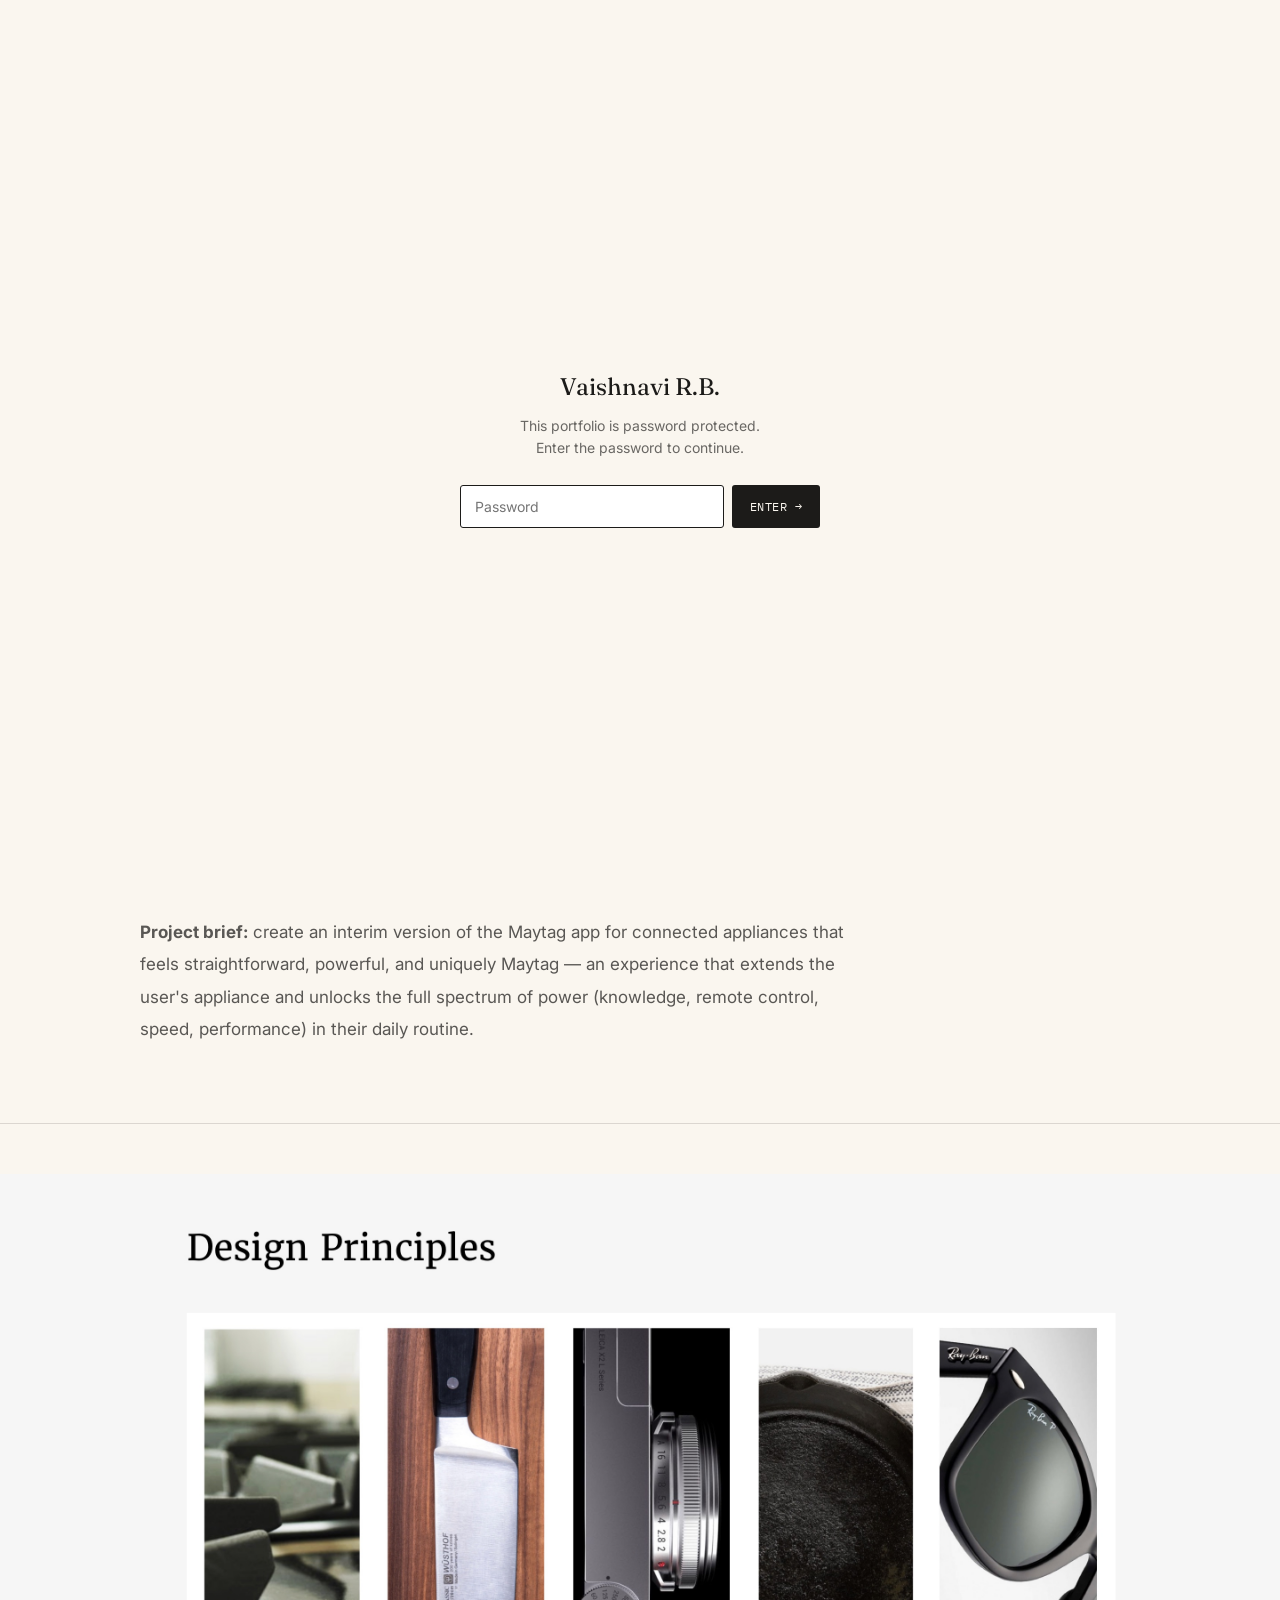
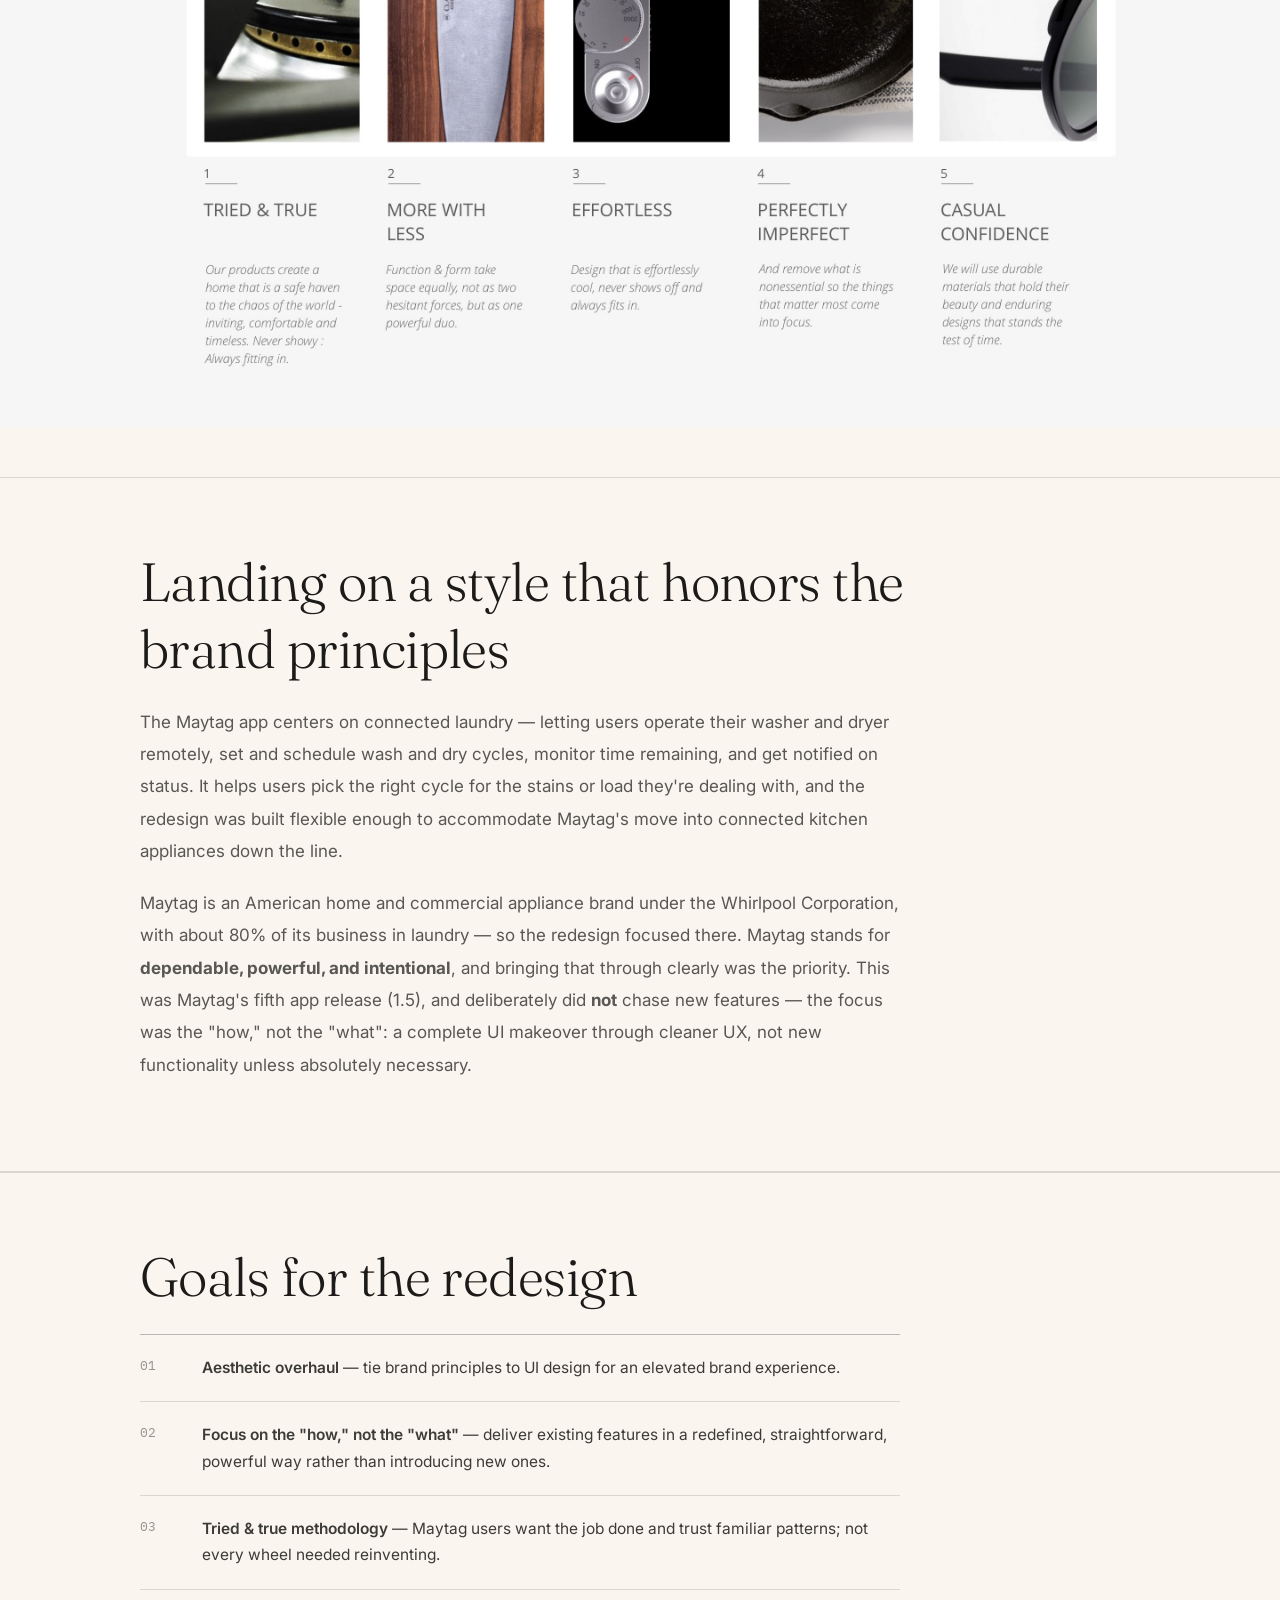
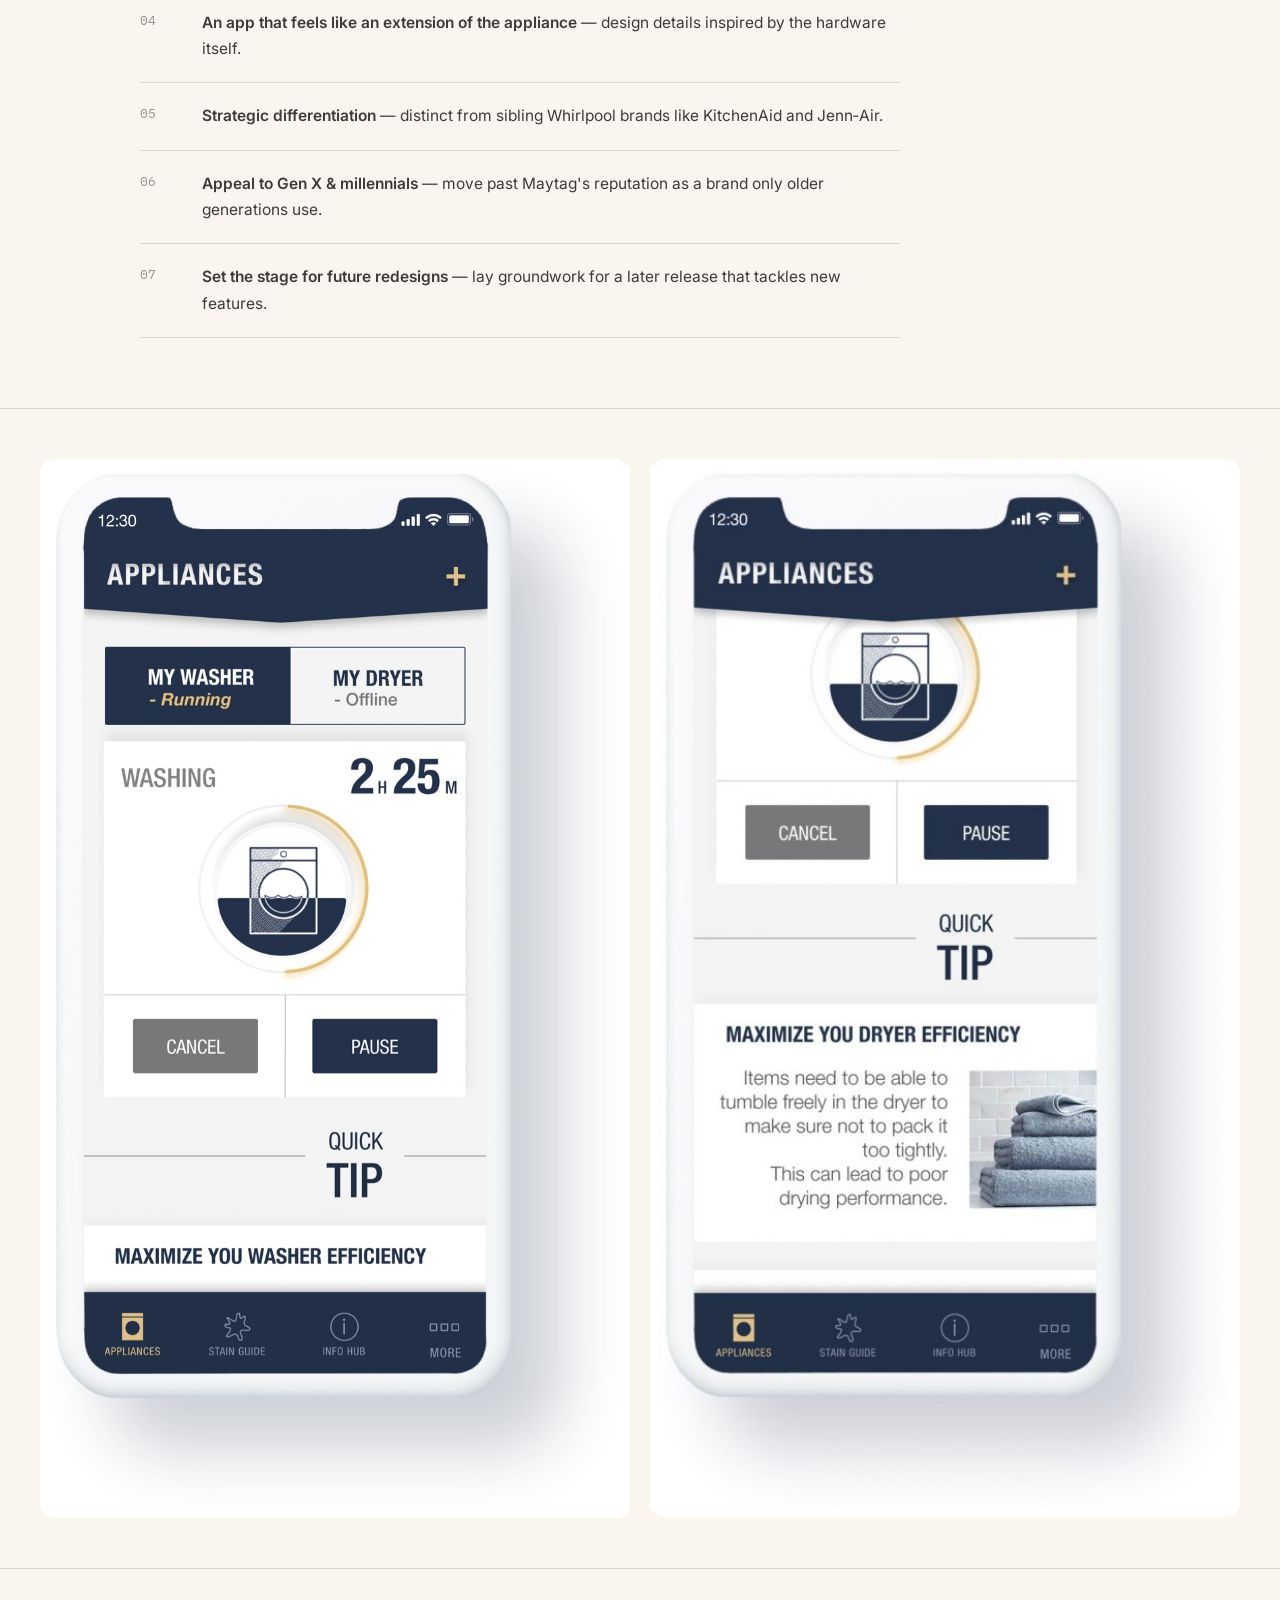
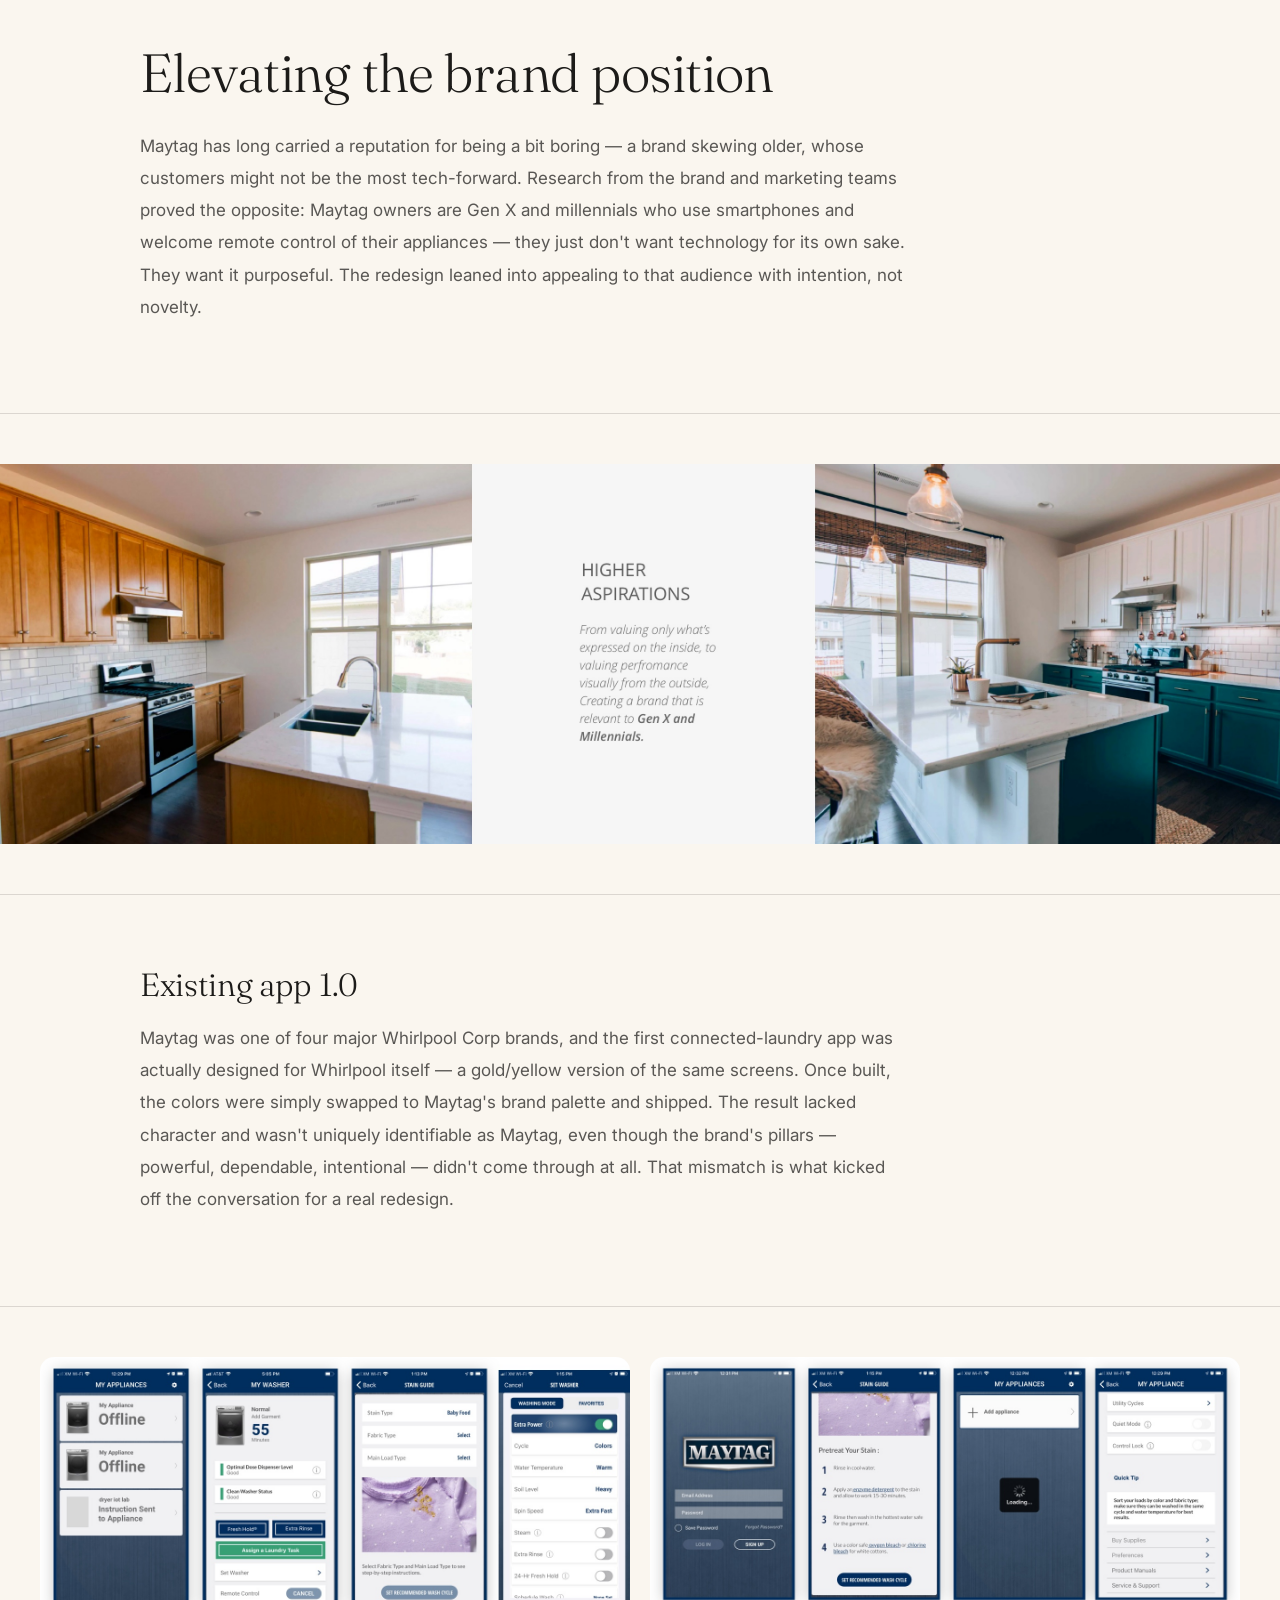
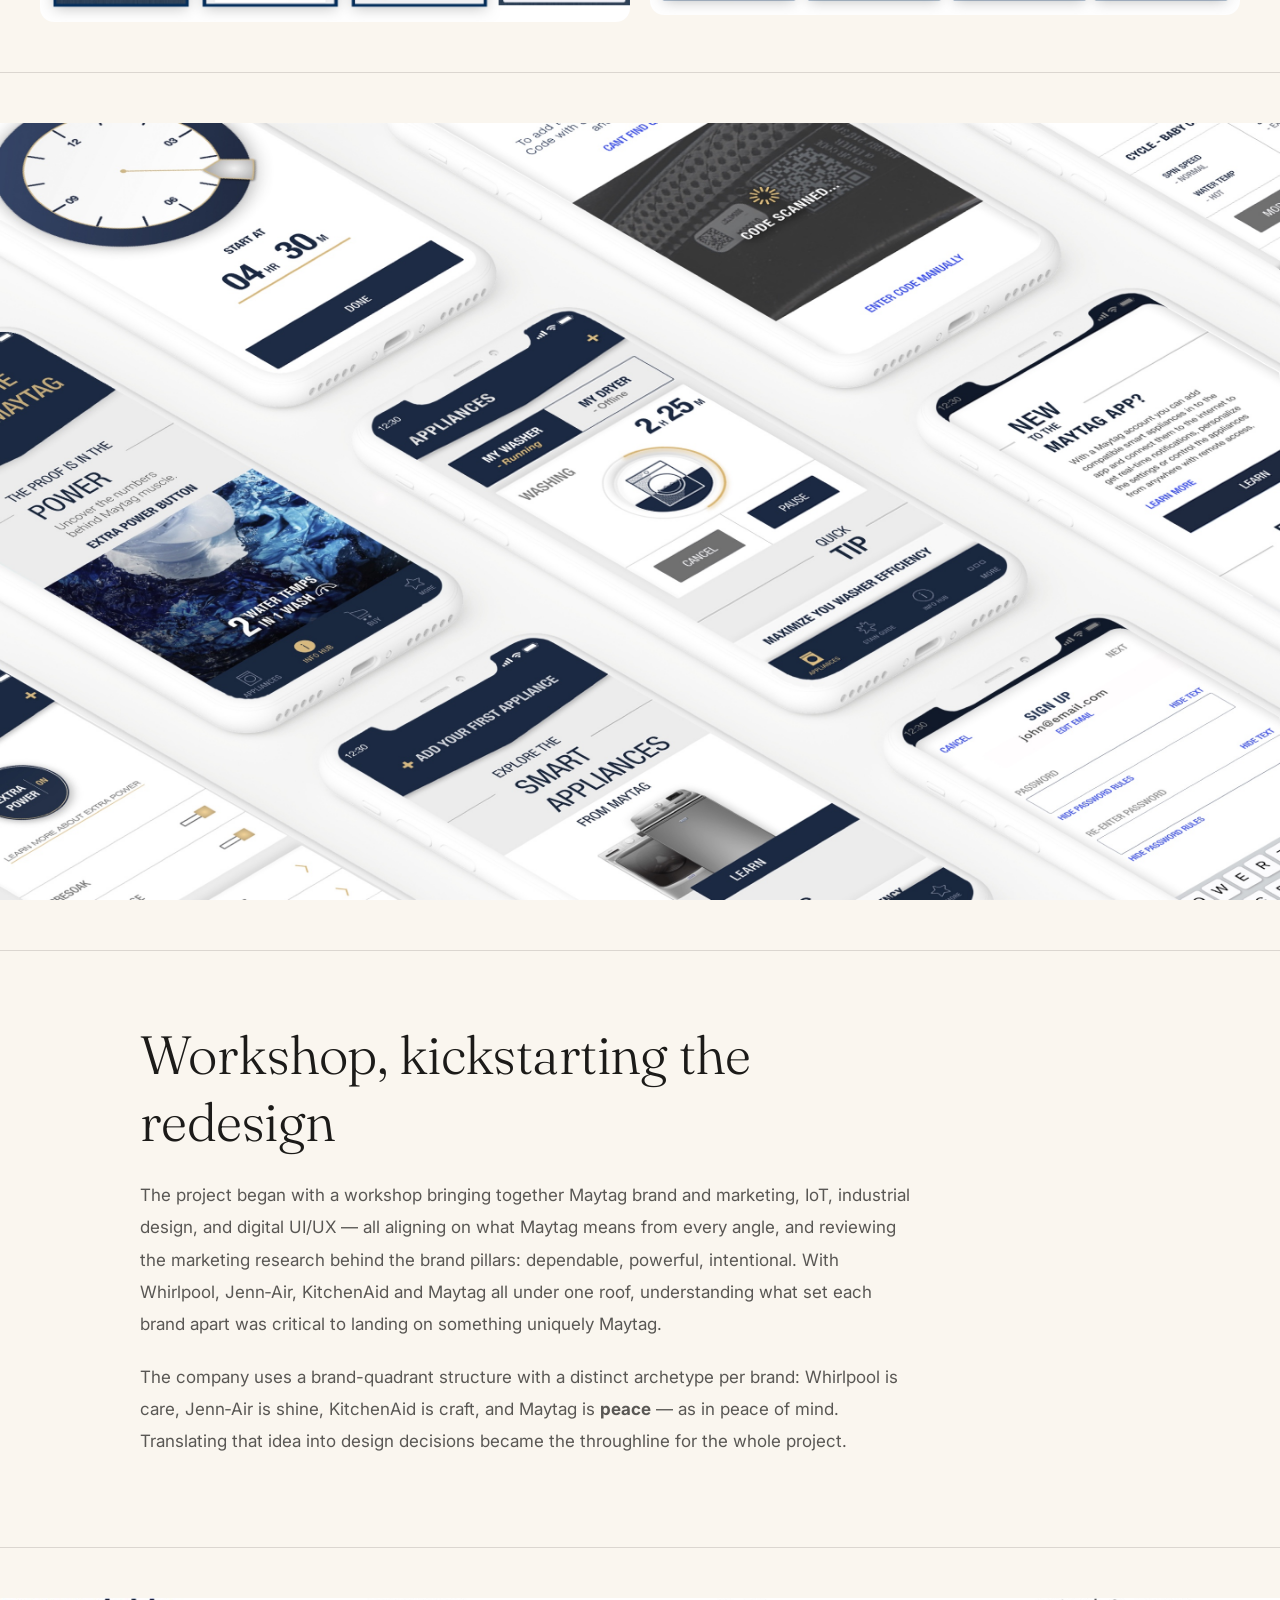
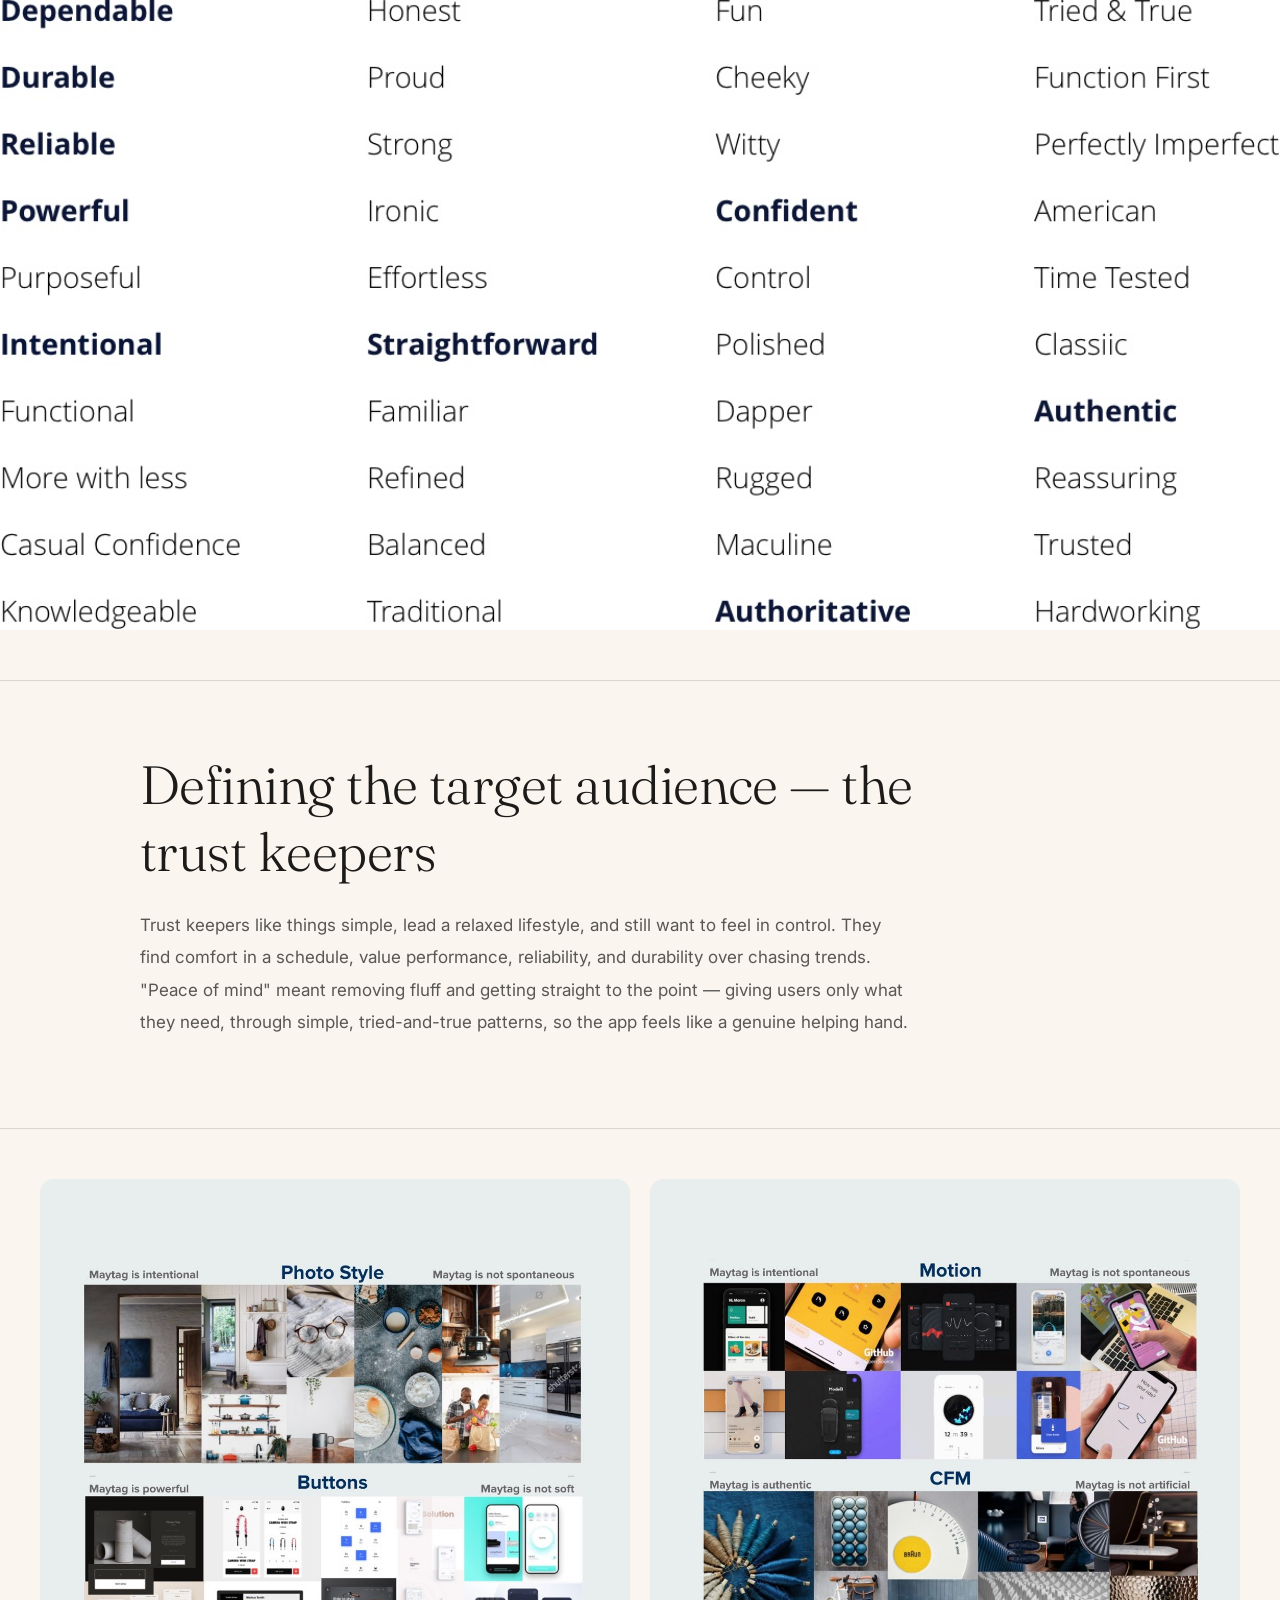
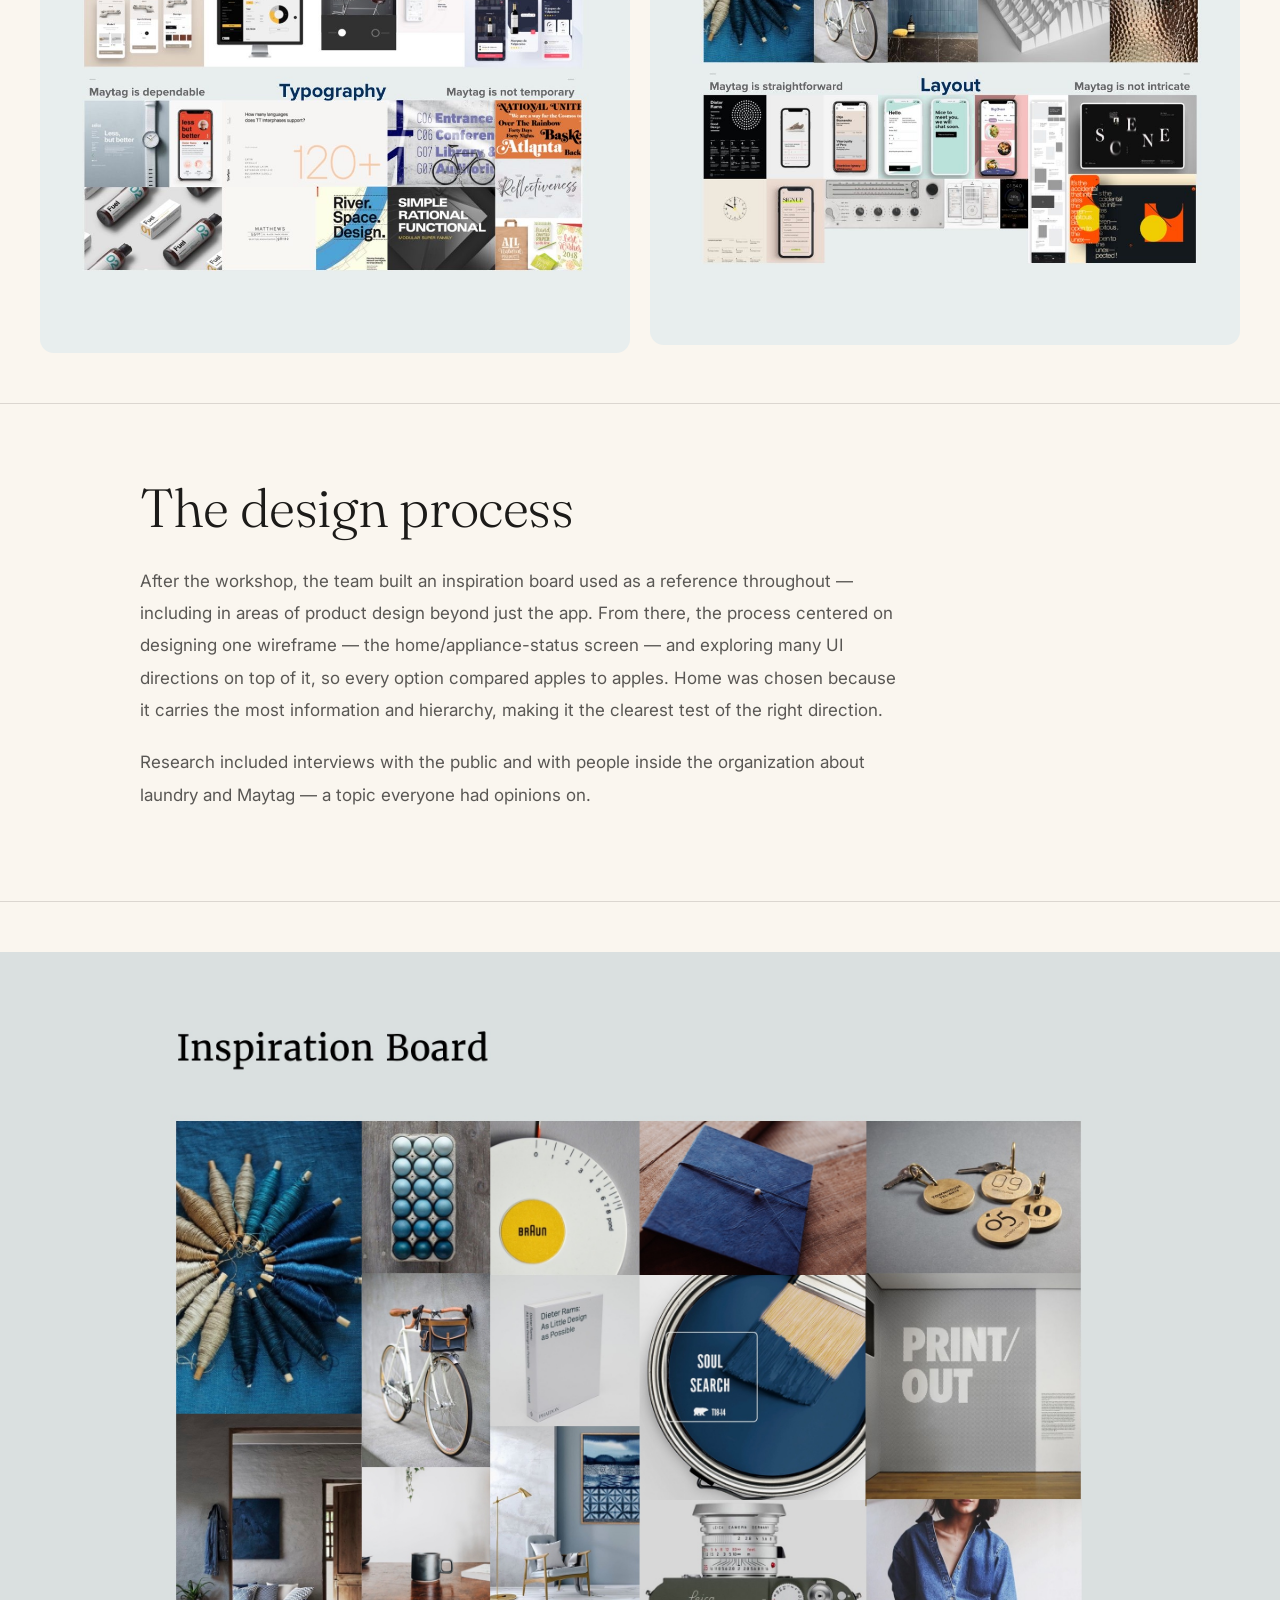
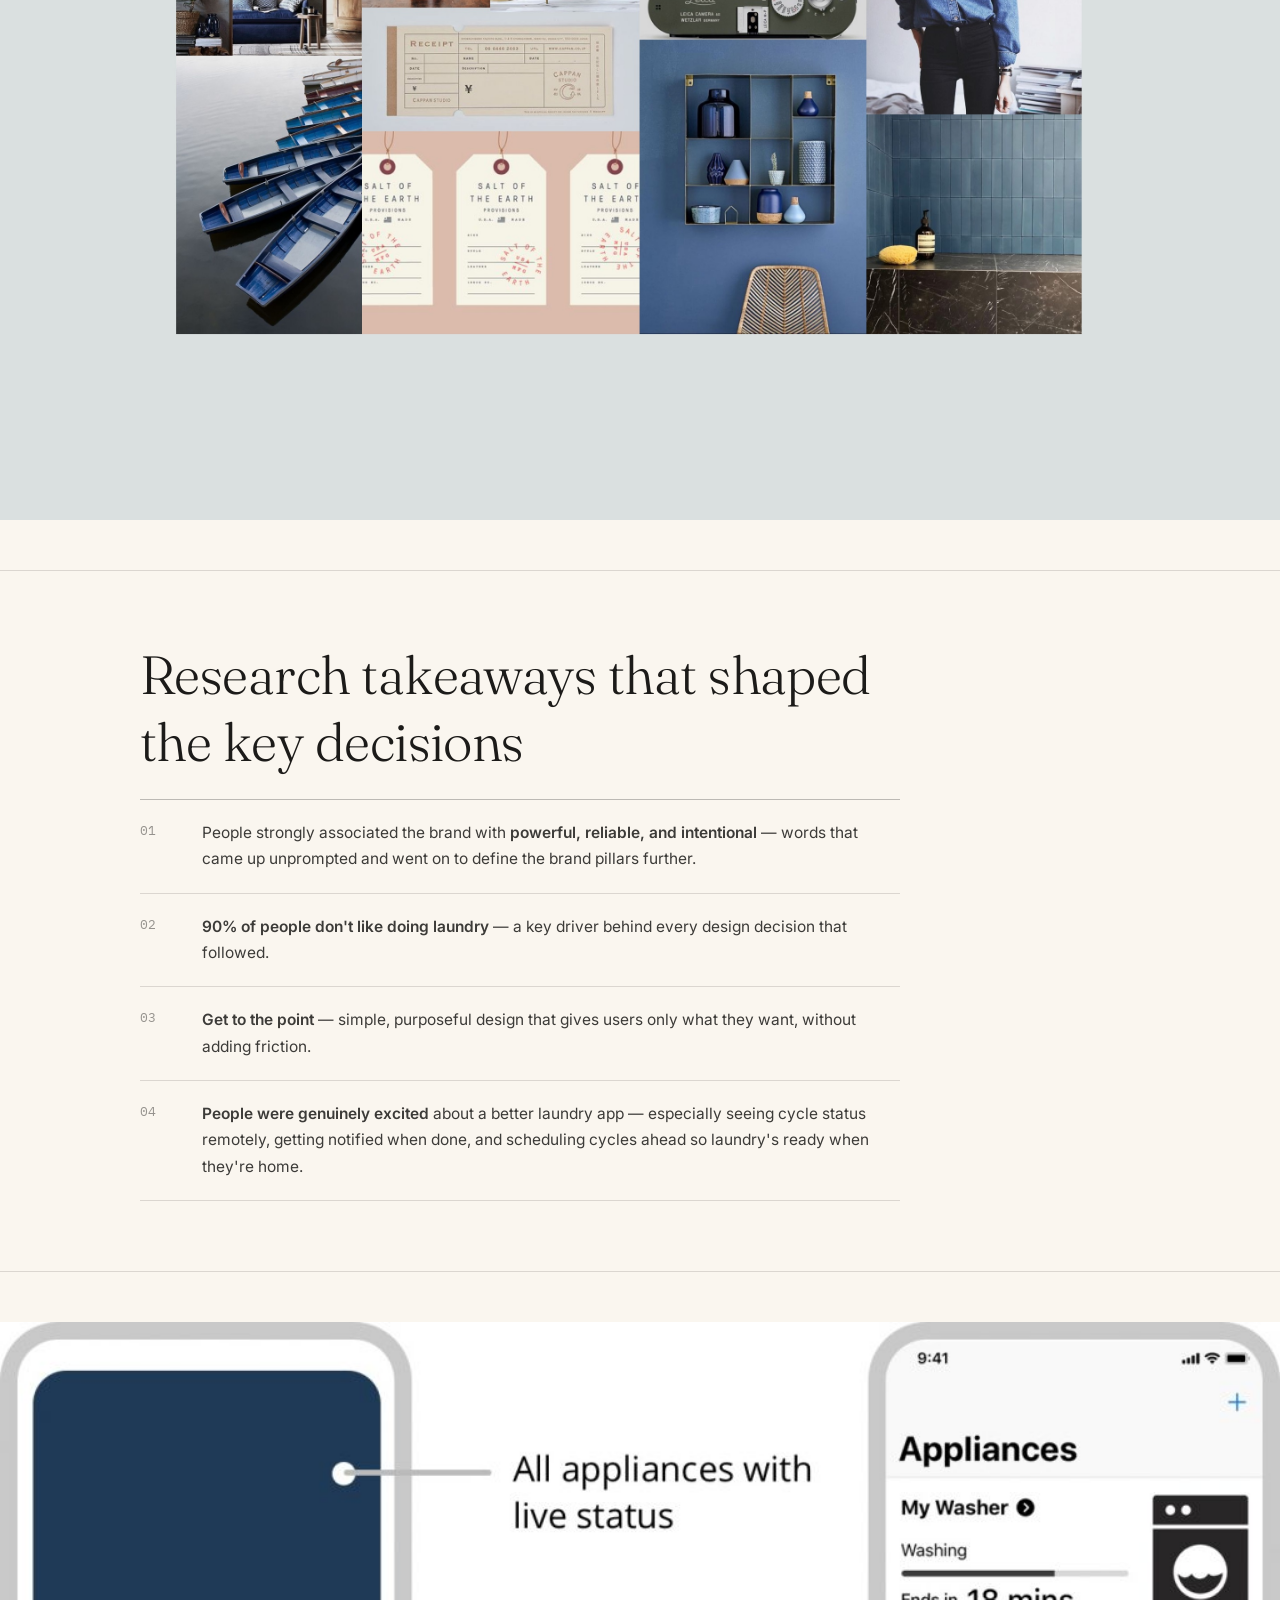
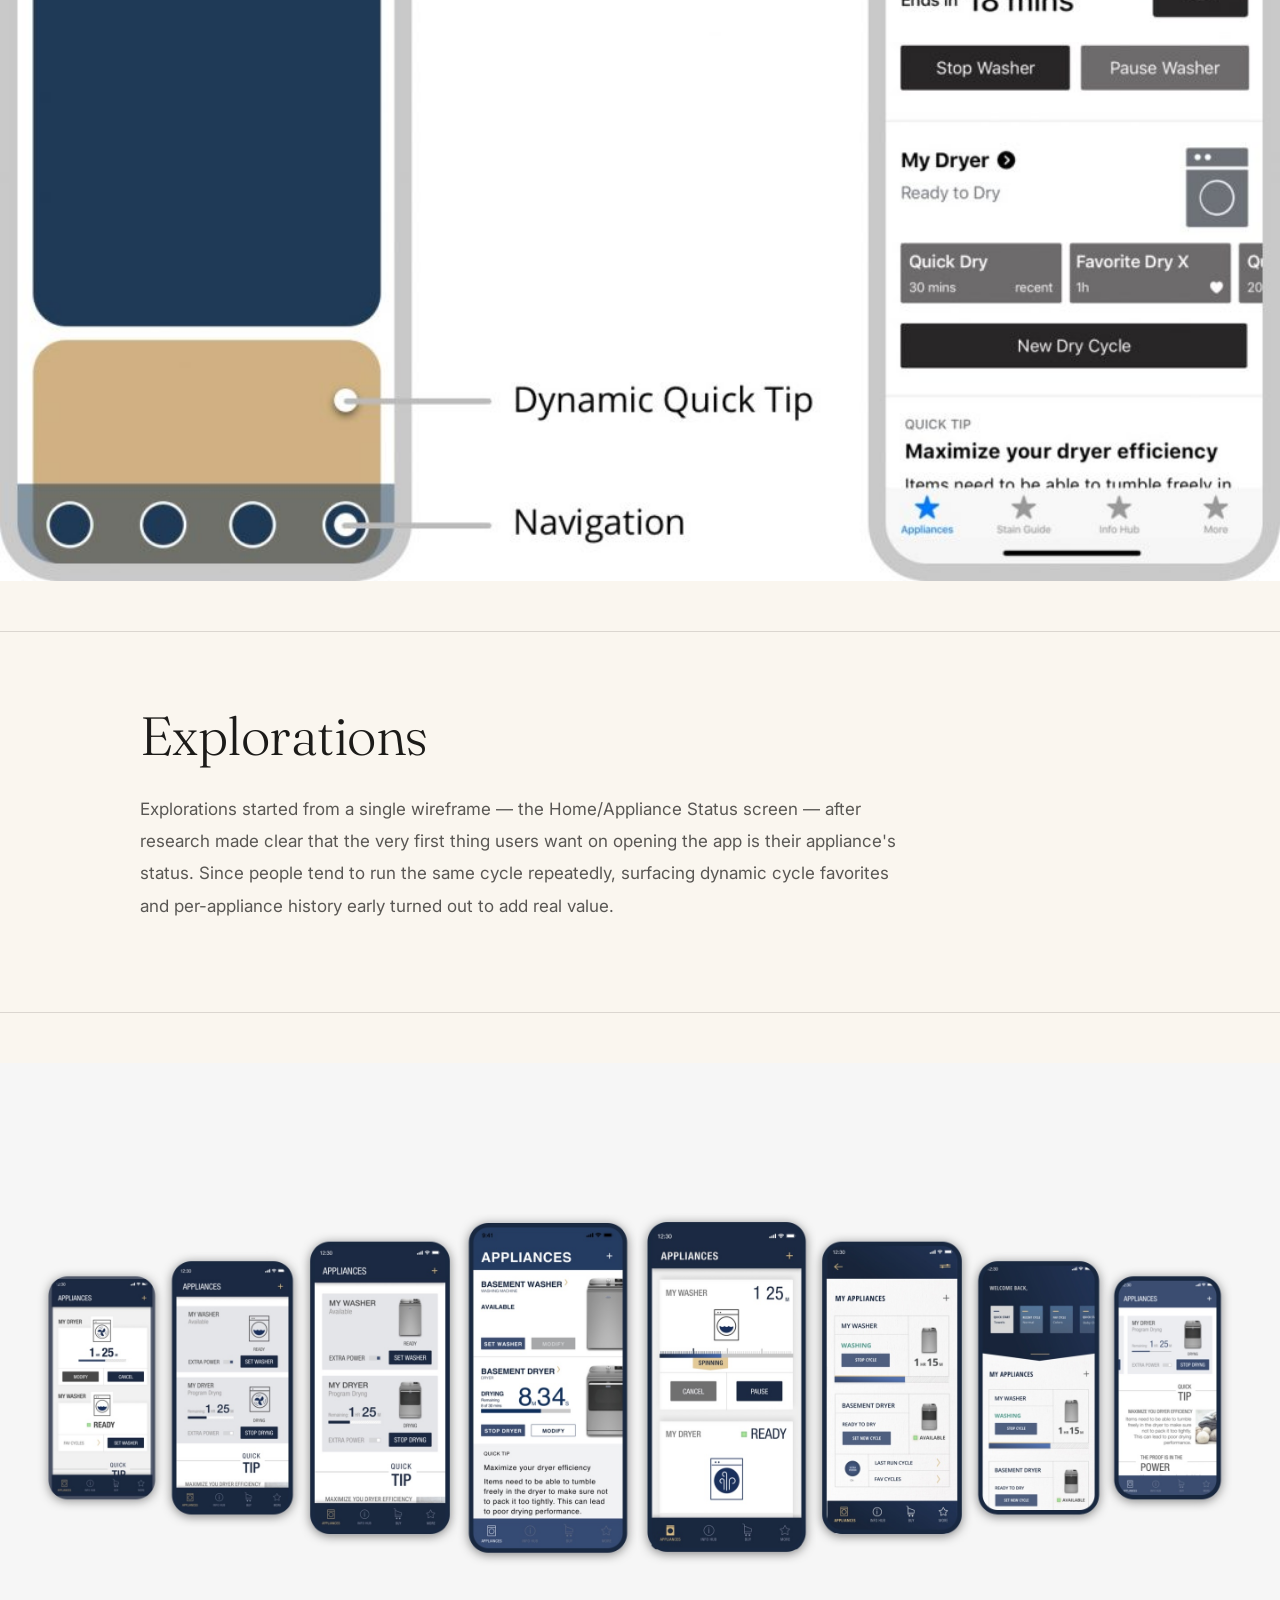
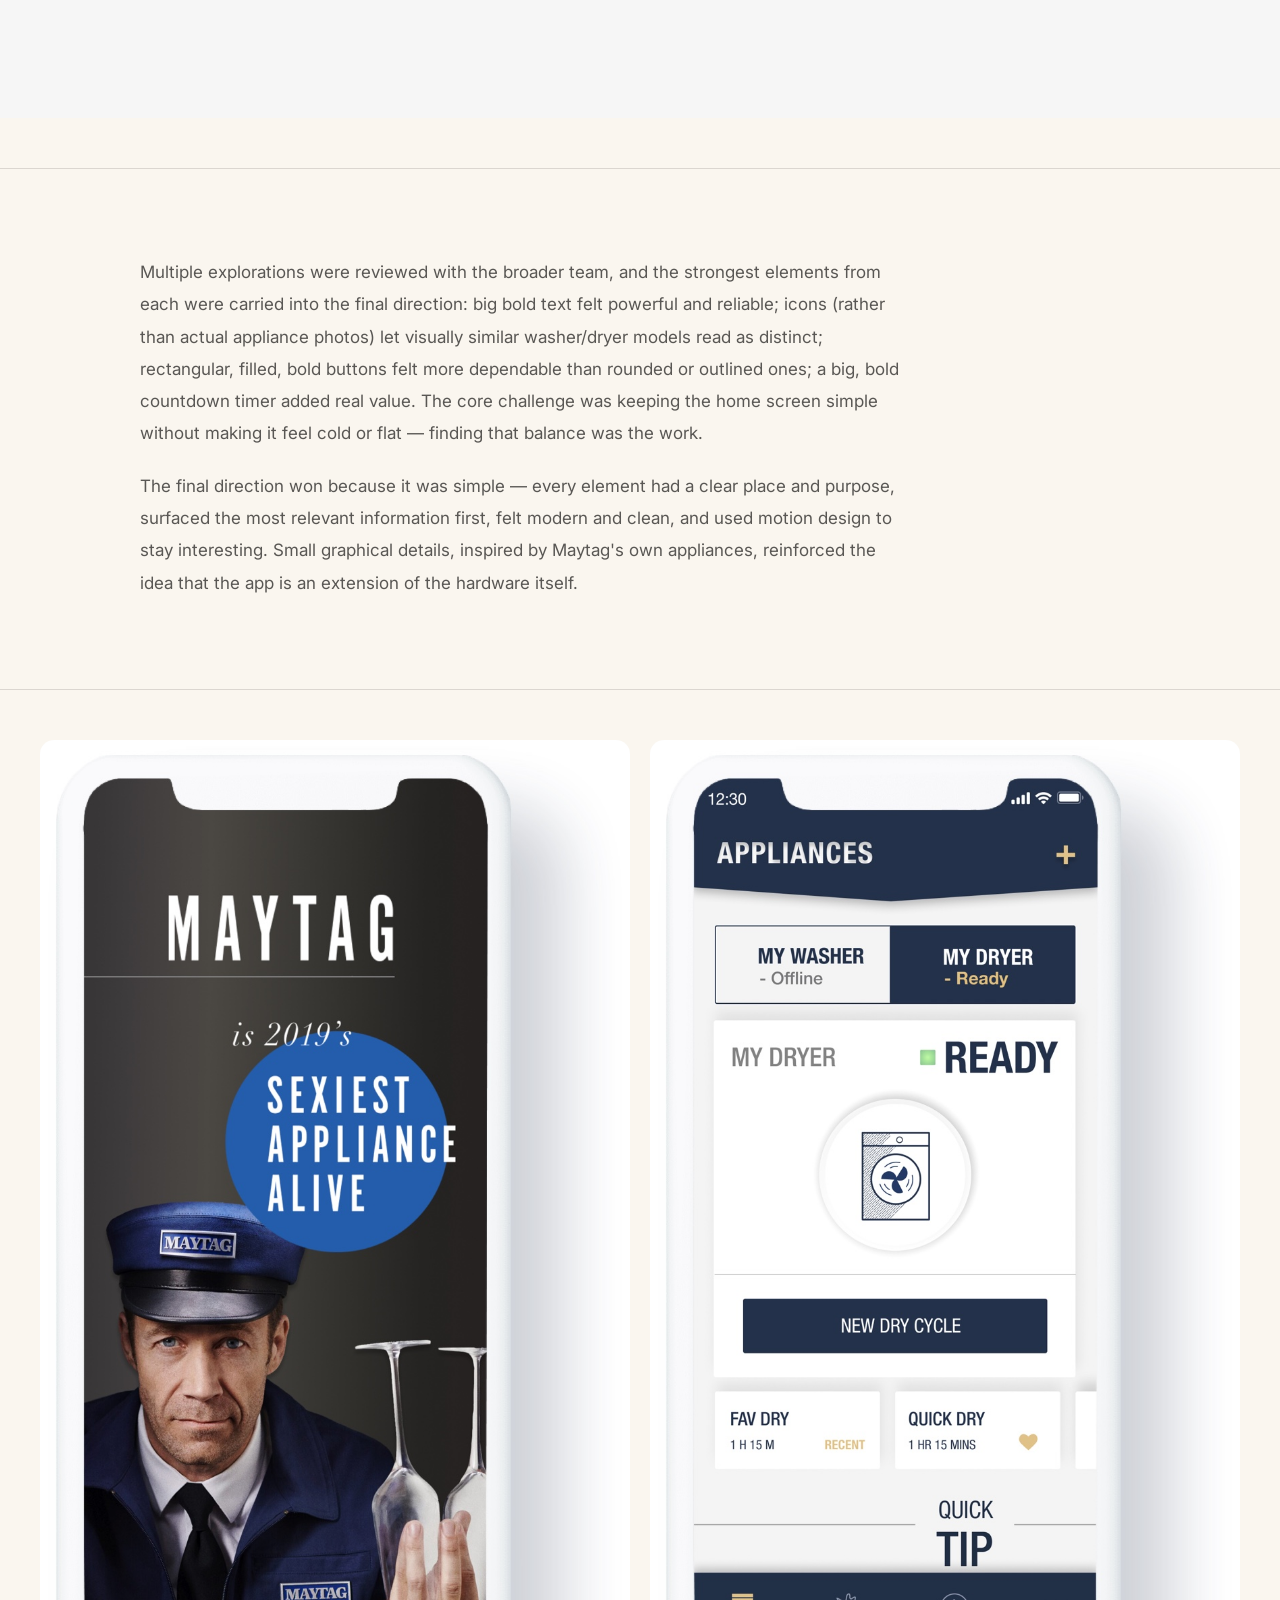
<file: maytag.html>
<!DOCTYPE html>
<html lang="en">
<head>
<script src="password-gate.js"></script>
<meta charset="UTF-8">
<meta name="viewport" content="width=device-width, initial-scale=1.0">
<title>Maytag — Vaishnavi R.B.</title>
<link rel="preconnect" href="https://fonts.googleapis.com">
<link rel="preconnect" href="https://fonts.gstatic.com" crossorigin>
<link href="https://fonts.googleapis.com/css2?family=Fraunces:ital,opsz,wght@0,9..144,300;0,9..144,400;0,9..144,500;0,9..144,600;1,9..144,400;1,9..144,500&family=Inter:wght@400;500;600&family=IBM+Plex+Mono:wght@400;500&display=swap" rel="stylesheet">
<style>
  :root{ --paper:#FAF6EF; --ink:#1C1B19; --accent:#3B4C99; --line: rgba(28,27,25,0.14); --line-strong: rgba(28,27,25,0.28); }
  *{box-sizing:border-box;}
  body{margin:0; background:var(--paper); color:var(--ink); font-family:'Inter', sans-serif; -webkit-font-smoothing:antialiased;}
  ::selection{background:var(--accent); color:#fff;}
  h1,h2,h3{font-family:'Fraunces', serif; font-weight:500; margin:0; letter-spacing:-0.01em;}
  .eyebrow{font-family:'IBM Plex Mono', monospace; font-size:11.5px; letter-spacing:0.14em; text-transform:uppercase; opacity:0.55;}
  a{color:inherit;}
  .wrap{max-width:1080px; margin:0 auto; padding:0 40px;}
  .wrap-wide{max-width:1280px; margin:0 auto; padding:0 40px;}
  header{position:sticky; top:0; z-index:50; background:rgba(250,246,239,0.9); backdrop-filter:blur(10px); border-bottom:1px solid var(--line);}
  .nav{display:flex; align-items:center; justify-content:space-between; padding:20px 40px; max-width:1280px; margin:0 auto;}
  .nav-mark{font-family:'Fraunces', serif; font-size:19px; font-weight:500; text-decoration:none;}
  .back-link{font-family:'IBM Plex Mono',monospace; font-size:12px; letter-spacing:0.06em; text-transform:uppercase; text-decoration:none; opacity:0.65;}
  .back-link:hover{opacity:1;}
  .hero{padding:90px 0 60px; border-bottom:1px solid var(--line);}
  .hero .eyebrow{display:flex; align-items:center; gap:10px; margin-bottom:22px;}
  .hero .eyebrow .dot{width:8px; height:8px; border-radius:50%; background:var(--accent);}
  .hero h1{font-size:clamp(38px,5.4vw,66px); line-height:1.05;}
  .lede{padding:60px 0; border-bottom:1px solid var(--line);}
  .lede p{font-size:16.5px; line-height:1.8; opacity:0.8; max-width:66ch; margin-bottom:18px;}
  .imgrow{padding:50px 0; border-bottom:1px solid var(--line);}
  .imgrow-inner{display:grid; gap:20px;}
  .imgrow-inner.cols-2{grid-template-columns:1fr 1fr;}
  .imgrow-inner.cols-3{grid-template-columns:repeat(3,1fr);}
  .imgrow img{width:100%; display:block; border-radius:4px;}
  .imgrow.full img{border-radius:0;}
  .section{padding:70px 0; border-bottom:1px solid var(--line);}
  .section h2{font-size:clamp(28px,3.4vw,40px); margin-bottom:24px; max-width:24ch;}
  .section h3{font-size:clamp(22px,2.6vw,28px); margin-bottom:18px; max-width:26ch;}
  .section p{font-size:16px; line-height:1.8; opacity:0.78; max-width:70ch; margin-bottom:20px;}
  .goals-list{list-style:none; margin:0; padding:0; counter-reset:goal; border-top:1px solid var(--line-strong); max-width:76ch;}
  .goals-list li{counter-increment:goal; padding:20px 0; border-bottom:1px solid var(--line); display:grid; grid-template-columns:44px 1fr; gap:18px;}
  .goals-list li::before{content:counter(goal, decimal-leading-zero); font-family:'IBM Plex Mono',monospace; font-size:13px; opacity:0.45; padding-top:2px;}
  .goals-list li p{margin:0; font-size:15.5px; line-height:1.7; opacity:0.85;}
  .goals-list li b{font-weight:600;}
  .other-projects{padding:90px 0;}
  .other-projects h2{font-size:clamp(28px,3.6vw,40px); margin-bottom:44px; max-width:20ch;}
  .op-grid{display:grid; grid-template-columns:repeat(3,1fr); gap:28px;}
  .op-card{text-decoration:none; color:var(--ink); display:block;}
  .op-card img{width:100%; aspect-ratio:1; object-fit:cover; border-radius:4px; display:block;}
  .op-cap{font-family:'IBM Plex Mono',monospace; font-size:11.5px; letter-spacing:0.06em; text-transform:uppercase; margin-top:14px; opacity:0.7;}
  footer{padding:50px 0; border-top:1px solid var(--line);}
  .footer-grid{display:flex; justify-content:space-between; align-items:center; flex-wrap:wrap; gap:20px; max-width:1280px; margin:0 auto; padding:0 40px;}
  footer .eyebrow{opacity:0.45;}
  .footer-links{display:flex; gap:22px; font-size:13px;}
  .footer-links a{text-decoration:none; opacity:0.6;}
  .footer-links a:hover{opacity:1;}
  @media (max-width:820px){
    .wrap, .wrap-wide{padding:0 24px;}
    .nav{padding:18px 24px;}
    .imgrow-inner.cols-2, .imgrow-inner.cols-3{grid-template-columns:1fr;}
    .op-grid{grid-template-columns:1fr;}
  }
</style>
<link rel="stylesheet" href="case-study-v2.css">
</head>
<body>
<header>
  <nav class="nav">
    <a href="index.html" class="nav-mark">VRB</a>
    <a href="index.html#work" class="back-link">← Work</a>
  </nav>
</header>

<main>
  <section class="hero" data-num="02">
    <div class="wrap">
      <div class="eyebrow"><span class="dot"></span>02 — App · UX Design</div>
      <h1>Maytag Connected Laundry App Redesign, the design process</h1>
    </div>
  </section>

  <section class="lede">
    <div class="wrap">
      <p><b>Project brief:</b> create an interim version of the Maytag app for connected appliances that feels straightforward, powerful, and uniquely Maytag — an experience that extends the user's appliance and unlocks the full spectrum of power (knowledge, remote control, speed, performance) in their daily routine.</p>
    </div>
  </section>

  <section class="imgrow full">
    <div class="wrap-wide"><img src="images/3-1.jpg" alt="Maytag app hero screen"></div>
  </section>

  <section class="section">
    <div class="wrap">
      <h2>Landing on a style that honors the brand principles</h2>
      <p>The Maytag app centers on connected laundry — letting users operate their washer and dryer remotely, set and schedule wash and dry cycles, monitor time remaining, and get notified on status. It helps users pick the right cycle for the stains or load they're dealing with, and the redesign was built flexible enough to accommodate Maytag's move into connected kitchen appliances down the line.</p>
      <p>Maytag is an American home and commercial appliance brand under the Whirlpool Corporation, with about 80% of its business in laundry — so the redesign focused there. Maytag stands for <b>dependable, powerful, and intentional</b>, and bringing that through clearly was the priority. This was Maytag's fifth app release (1.5), and deliberately did <b>not</b> chase new features — the focus was the "how," not the "what": a complete UI makeover through cleaner UX, not new functionality unless absolutely necessary.</p>
    </div>
  </section>

  <section class="section" style="border-top:1px solid var(--line); padding-top:70px;">
    <div class="wrap">
      <h2>Goals for the redesign</h2>
      <ol class="goals-list">
        <li><p><b>Aesthetic overhaul</b> — tie brand principles to UI design for an elevated brand experience.</p></li>
        <li><p><b>Focus on the "how," not the "what"</b> — deliver existing features in a redefined, straightforward, powerful way rather than introducing new ones.</p></li>
        <li><p><b>Tried &amp; true methodology</b> — Maytag users want the job done and trust familiar patterns; not every wheel needed reinventing.</p></li>
        <li><p><b>An app that feels like an extension of the appliance</b> — design details inspired by the hardware itself.</p></li>
        <li><p><b>Strategic differentiation</b> — distinct from sibling Whirlpool brands like KitchenAid and Jenn&#8209;Air.</p></li>
        <li><p><b>Appeal to Gen X &amp; millennials</b> — move past Maytag's reputation as a brand only older generations use.</p></li>
        <li><p><b>Set the stage for future redesigns</b> — lay groundwork for a later release that tackles new features.</p></li>
      </ol>
    </div>
  </section>

  <section class="imgrow">
    <div class="wrap-wide imgrow-inner cols-2">
      <img src="images/maytag-4.jpg" alt="Maytag onboarding">
      <img src="images/maytag-5-571x1024.jpg" alt="Maytag screen detail">
    </div>
  </section>

  <section class="section">
    <div class="wrap">
      <h2>Elevating the brand position</h2>
      <p>Maytag has long carried a reputation for being a bit boring — a brand skewing older, whose customers might not be the most tech-forward. Research from the brand and marketing teams proved the opposite: Maytag owners are Gen X and millennials who use smartphones and welcome remote control of their appliances — they just don't want technology for its own sake. They want it purposeful. The redesign leaned into appealing to that audience with intention, not novelty.</p>
    </div>
  </section>

  <section class="imgrow full">
    <div class="wrap-wide"><img src="images/maytag-6.jpg" alt="Maytag style direction"></div>
  </section>

  <section class="section">
    <div class="wrap">
      <h3>Existing app 1.0</h3>
      <p>Maytag was one of four major Whirlpool Corp brands, and the first connected-laundry app was actually designed for Whirlpool itself — a gold/yellow version of the same screens. Once built, the colors were simply swapped to Maytag's brand palette and shipped. The result lacked character and wasn't uniquely identifiable as Maytag, even though the brand's pillars — powerful, dependable, intentional — didn't come through at all. That mismatch is what kicked off the conversation for a real redesign.</p>
    </div>
  </section>

  <section class="imgrow">
    <div class="wrap-wide imgrow-inner cols-2">
      <img src="images/8-1.jpg" alt="Old Maytag app screen">
      <img src="images/9-2.jpg" alt="Old Maytag app screen">
    </div>
  </section>

  <section class="imgrow full">
    <div class="wrap-wide"><img src="images/maytag-9.jpg" alt="Maytag redesign direction"></div>
  </section>

  <section class="section">
    <div class="wrap">
      <h2>Workshop, kickstarting the redesign</h2>
      <p>The project began with a workshop bringing together Maytag brand and marketing, IoT, industrial design, and digital UI/UX — all aligning on what Maytag means from every angle, and reviewing the marketing research behind the brand pillars: dependable, powerful, intentional. With Whirlpool, Jenn&#8209;Air, KitchenAid and Maytag all under one roof, understanding what set each brand apart was critical to landing on something uniquely Maytag.</p>
      <p>The company uses a brand-quadrant structure with a distinct archetype per brand: Whirlpool is care, Jenn&#8209;Air is shine, KitchenAid is craft, and Maytag is <b>peace</b> — as in peace of mind. Translating that idea into design decisions became the throughline for the whole project.</p>
    </div>
  </section>

  <section class="imgrow full">
    <div class="wrap-wide"><img src="images/maytag-10.jpg" alt="Maytag word association exercise"></div>
  </section>

  <section class="section">
    <div class="wrap">
      <h2>Defining the target audience — the trust keepers</h2>
      <p>Trust keepers like things simple, lead a relaxed lifestyle, and still want to feel in control. They find comfort in a schedule, value performance, reliability, and durability over chasing trends. "Peace of mind" meant removing fluff and getting straight to the point — giving users only what they need, through simple, tried-and-true patterns, so the app feels like a genuine helping hand.</p>
    </div>
  </section>

  <section class="imgrow">
    <div class="wrap-wide imgrow-inner cols-2">
      <img src="images/13-1-e1589553200709.jpg" alt="Maytag inspiration board">
      <img src="images/12-1-1-e1589553232299.jpg" alt="Maytag inspiration board">
    </div>
  </section>

  <section class="section">
    <div class="wrap">
      <h2>The design process</h2>
      <p>After the workshop, the team built an inspiration board used as a reference throughout — including in areas of product design beyond just the app. From there, the process centered on designing one wireframe — the home/appliance-status screen — and exploring many UI directions on top of it, so every option compared apples to apples. Home was chosen because it carries the most information and hierarchy, making it the clearest test of the right direction.</p>
      <p>Research included interviews with the public and with people inside the organization about laundry and Maytag — a topic everyone had opinions on.</p>
    </div>
  </section>

  <section class="imgrow full">
    <div class="wrap-wide"><img src="images/maytag-13.jpg" alt="Maytag exploration grid"></div>
  </section>

  <section class="section">
    <div class="wrap">
      <h2>Research takeaways that shaped the key decisions</h2>
      <ol class="goals-list">
        <li><p>People strongly associated the brand with <b>powerful, reliable, and intentional</b> — words that came up unprompted and went on to define the brand pillars further.</p></li>
        <li><p><b>90% of people don't like doing laundry</b> — a key driver behind every design decision that followed.</p></li>
        <li><p><b>Get to the point</b> — simple, purposeful design that gives users only what they want, without adding friction.</p></li>
        <li><p><b>People were genuinely excited</b> about a better laundry app — especially seeing cycle status remotely, getting notified when done, and scheduling cycles ahead so laundry's ready when they're home.</p></li>
      </ol>
    </div>
  </section>

  <section class="imgrow full">
    <div class="wrap-wide"><img src="images/maytag-14-1024x687.jpg" alt="Maytag wireframe exploration"></div>
  </section>

  <section class="section">
    <div class="wrap">
      <h2>Explorations</h2>
      <p>Explorations started from a single wireframe — the Home/Appliance Status screen — after research made clear that the very first thing users want on opening the app is their appliance's status. Since people tend to run the same cycle repeatedly, surfacing dynamic cycle favorites and per-appliance history early turned out to add real value.</p>
    </div>
  </section>

  <section class="imgrow full">
    <div class="wrap-wide"><img src="images/maytag-15.jpg" alt="Maytag UI exploration variants"></div>
  </section>

  <section class="section">
    <div class="wrap">
      <p>Multiple explorations were reviewed with the broader team, and the strongest elements from each were carried into the final direction: big bold text felt powerful and reliable; icons (rather than actual appliance photos) let visually similar washer/dryer models read as distinct; rectangular, filled, bold buttons felt more dependable than rounded or outlined ones; a big, bold countdown timer added real value. The core challenge was keeping the home screen simple without making it feel cold or flat — finding that balance was the work.</p>
      <p>The final direction won because it was simple — every element had a clear place and purpose, surfaced the most relevant information first, felt modern and clean, and used motion design to stay interesting. Small graphical details, inspired by Maytag's own appliances, reinforced the idea that the app is an extension of the hardware itself.</p>
    </div>
  </section>

  <section class="imgrow">
    <div class="wrap-wide imgrow-inner cols-2">
      <img src="images/maytag-16.jpg" alt="Maytag final direction screen">
      <img src="images/maytag-17.jpg" alt="Maytag final direction screen">
    </div>
  </section>
  <section class="imgrow">
    <div class="wrap-wide imgrow-inner cols-2">
      <img src="images/maytag-18.jpg" alt="Maytag final screen">
      <img src="images/maytag-19.jpg" alt="Maytag final screen">
    </div>
  </section>

  <section class="section">
    <div class="wrap">
      <h2>Challenges</h2>
      <ol class="goals-list">
        <li><p>Deciding between real product photography and icons for washers/dryers — solved with intentional icon design, since matching-set appliances can look nearly identical.</p></li>
        <li><p>The home screen doubling as the appliance-status screen — keeping it simple and to-the-point while still making it feel interesting, largely solved through purposeful motion design.</p></li>
        <li><p>Designing for future flexibility, since connected ovens and microwaves were likely to follow washers and dryers.</p></li>
        <li><p>Planning for translation into French and Spanish, where text runs roughly 30–40% longer than English — a constraint baked into every component and the design system.</p></li>
        <li><p>Deciding what earns visual weight — as the saying goes, when everything is bold, nothing is bold.</p></li>
        <li><p>Bringing stakeholders on board with new accent colors and a new direction through presentations, printouts, and working prototypes on real devices.</p></li>
        <li><p>Once the direction was approved, building out repeatable patterns across the full app through a design system — itself an ongoing process.</p></li>
      </ol>
    </div>
  </section>

  <section class="section">
    <div class="wrap">
      <h2>Flexibility in design</h2>
      <p>The direction had to flex with each user's real situation — the appliance tab, for instance, adapts across four states: no connected appliance, one, two, or three-plus connected appliances.</p>
    </div>
  </section>

  <section class="imgrow">
    <div class="wrap-wide imgrow-inner cols-3">
      <img src="images/maytag-26.jpg" alt="Maytag flexible layout, no appliance">
      <img src="images/maytag-27.jpg" alt="Maytag flexible layout, one appliance">
      <img src="images/maytag-28.jpg" alt="Maytag flexible layout, two appliances">
    </div>
  </section>

  <section class="section">
    <div class="wrap">
      <h2>Conclusion / learnings</h2>
      <p>The biggest takeaway was the value of strong presentation technique in bringing stakeholders along at every step, and how efficient a redesign can be when broken into achievable goals pursued with focus. Deliberately targeting the "how" over the "what" meant shipping a better app sooner, ahead of upcoming connected-product launches — and it underscored how much research shapes real understanding of what users need.</p>
      <p>Understanding how these appliances actually connect — over WiFi or BLE — and the complexity that comes with it was invaluable in designing the app itself. This project is still under development, and being part of it has been a genuinely rewarding learning experience.</p>
    </div>
  </section>

  <section class="other-projects">
    <div class="wrap">
      <span class="eyebrow">Next up</span>
      <h2>Check out some other projects</h2>
      <div class="op-grid">
        <a href="jennair.html" class="op-card">
          <img src="images/jennair.png" alt="Jenn-Air project thumbnail">
          <div class="op-cap">Jenn&#8209;Air App Redesign</div>
        </a>
        <a href="pressed-juicery.html" class="op-card">
          <img src="images/pressed-juicery.jpg" alt="Pressed Juicery project thumbnail">
          <div class="op-cap">Pressed Juicery</div>
        </a>
        <a href="amor.html" class="op-card">
          <img src="images/amor.jpg" alt="Amor Calendar App project thumbnail">
          <div class="op-cap">Amor Calendar App</div>
        </a>
      </div>
    </div>
  </section>
</main>

<footer>
  <div class="footer-grid">
    <span class="eyebrow">© 2026 Vaishnavi R.B.</span>
    <div class="footer-links">
      <a href="mailto:hello@vaishnavirb.com">hello@vaishnavirb.com</a>
      <a href="#">LinkedIn</a>
      <a href="#">Instagram</a>
    </div>
  </div>
</footer>
<script src="case-study-v2.js"></script>
</body>
</html>
</file>
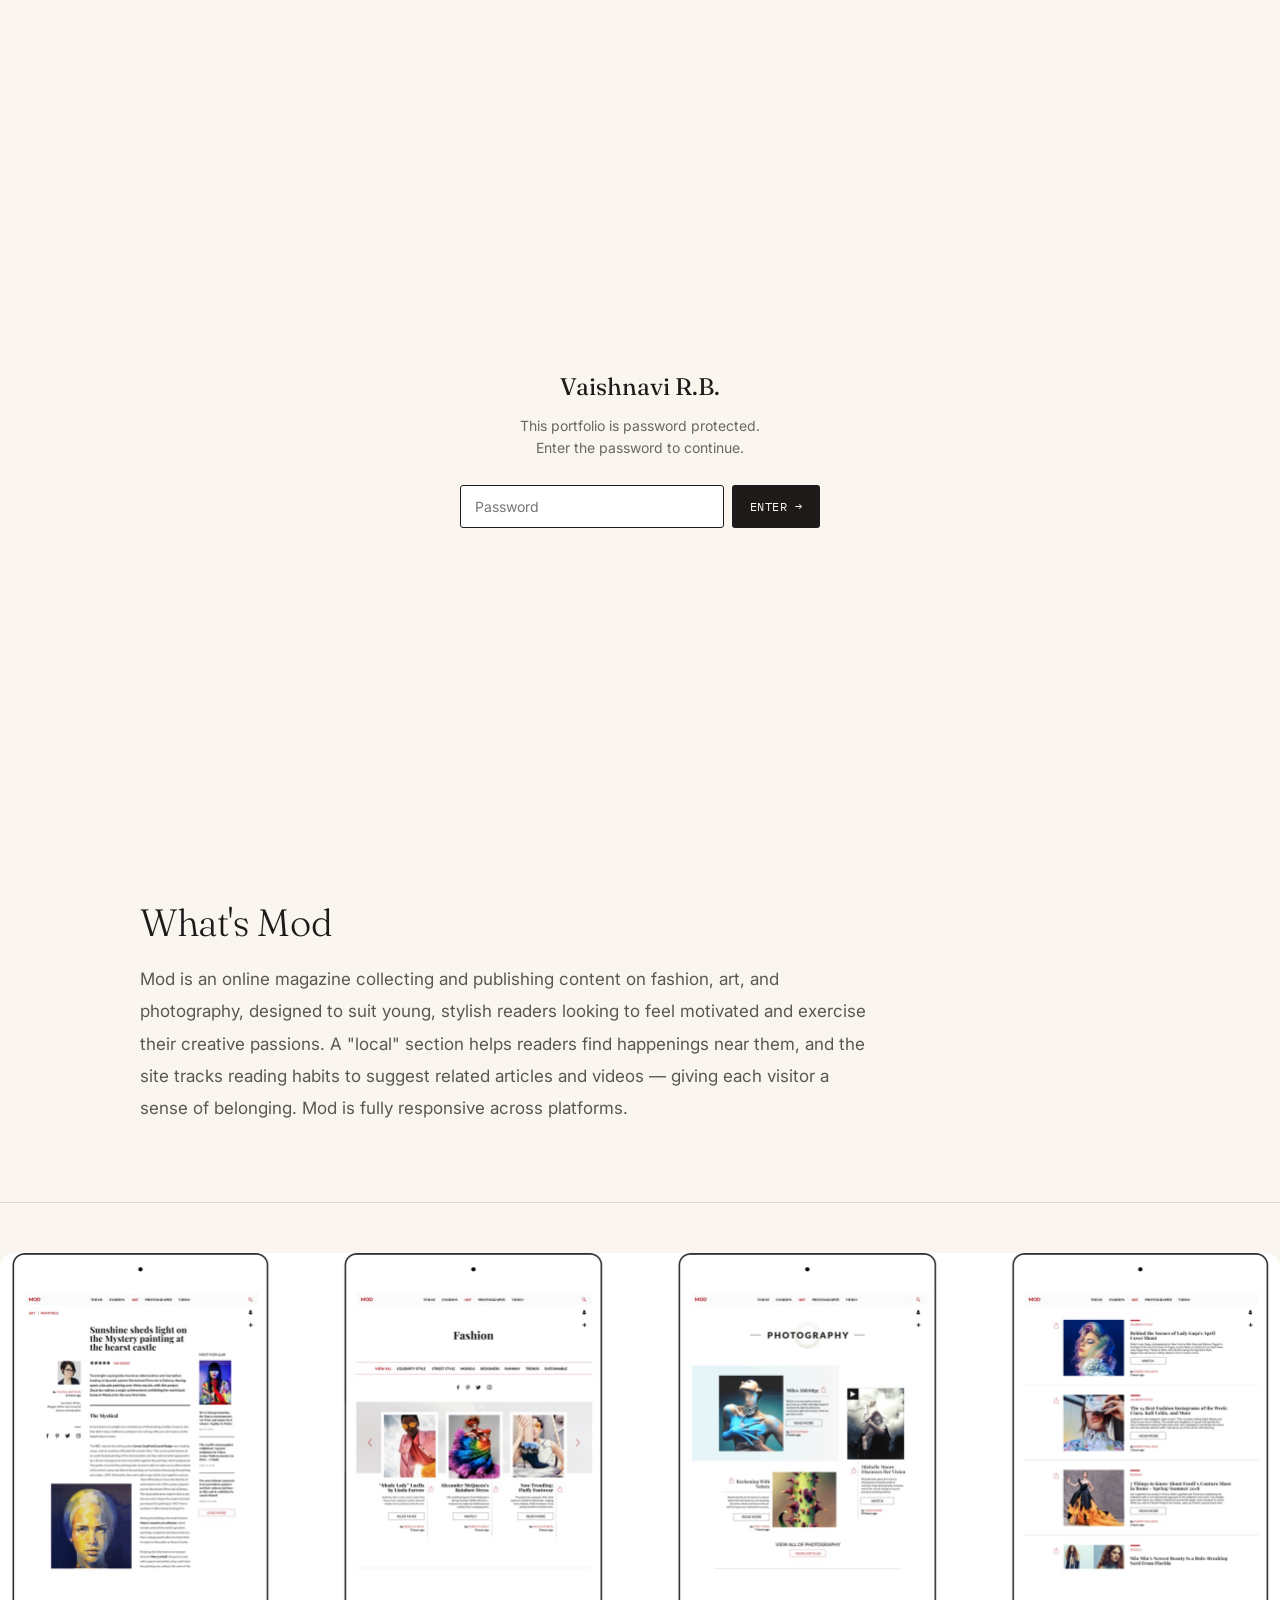
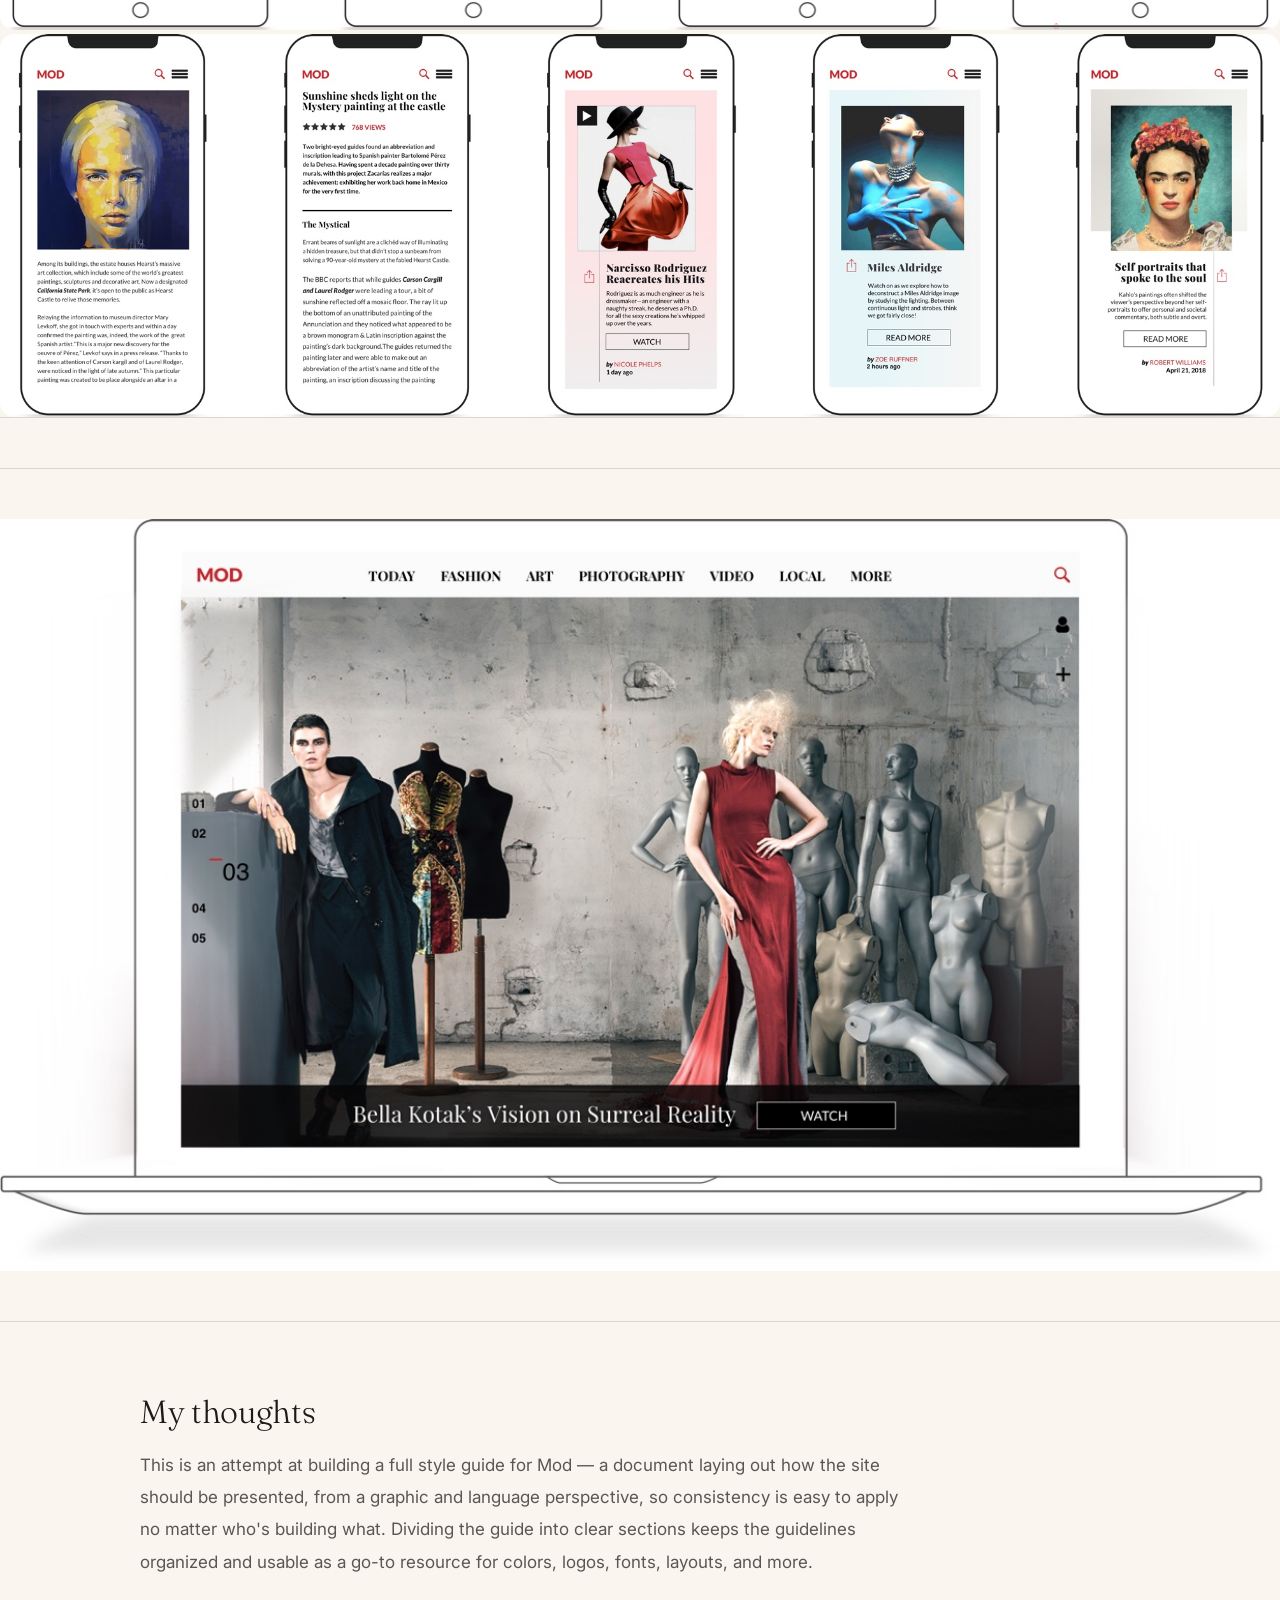
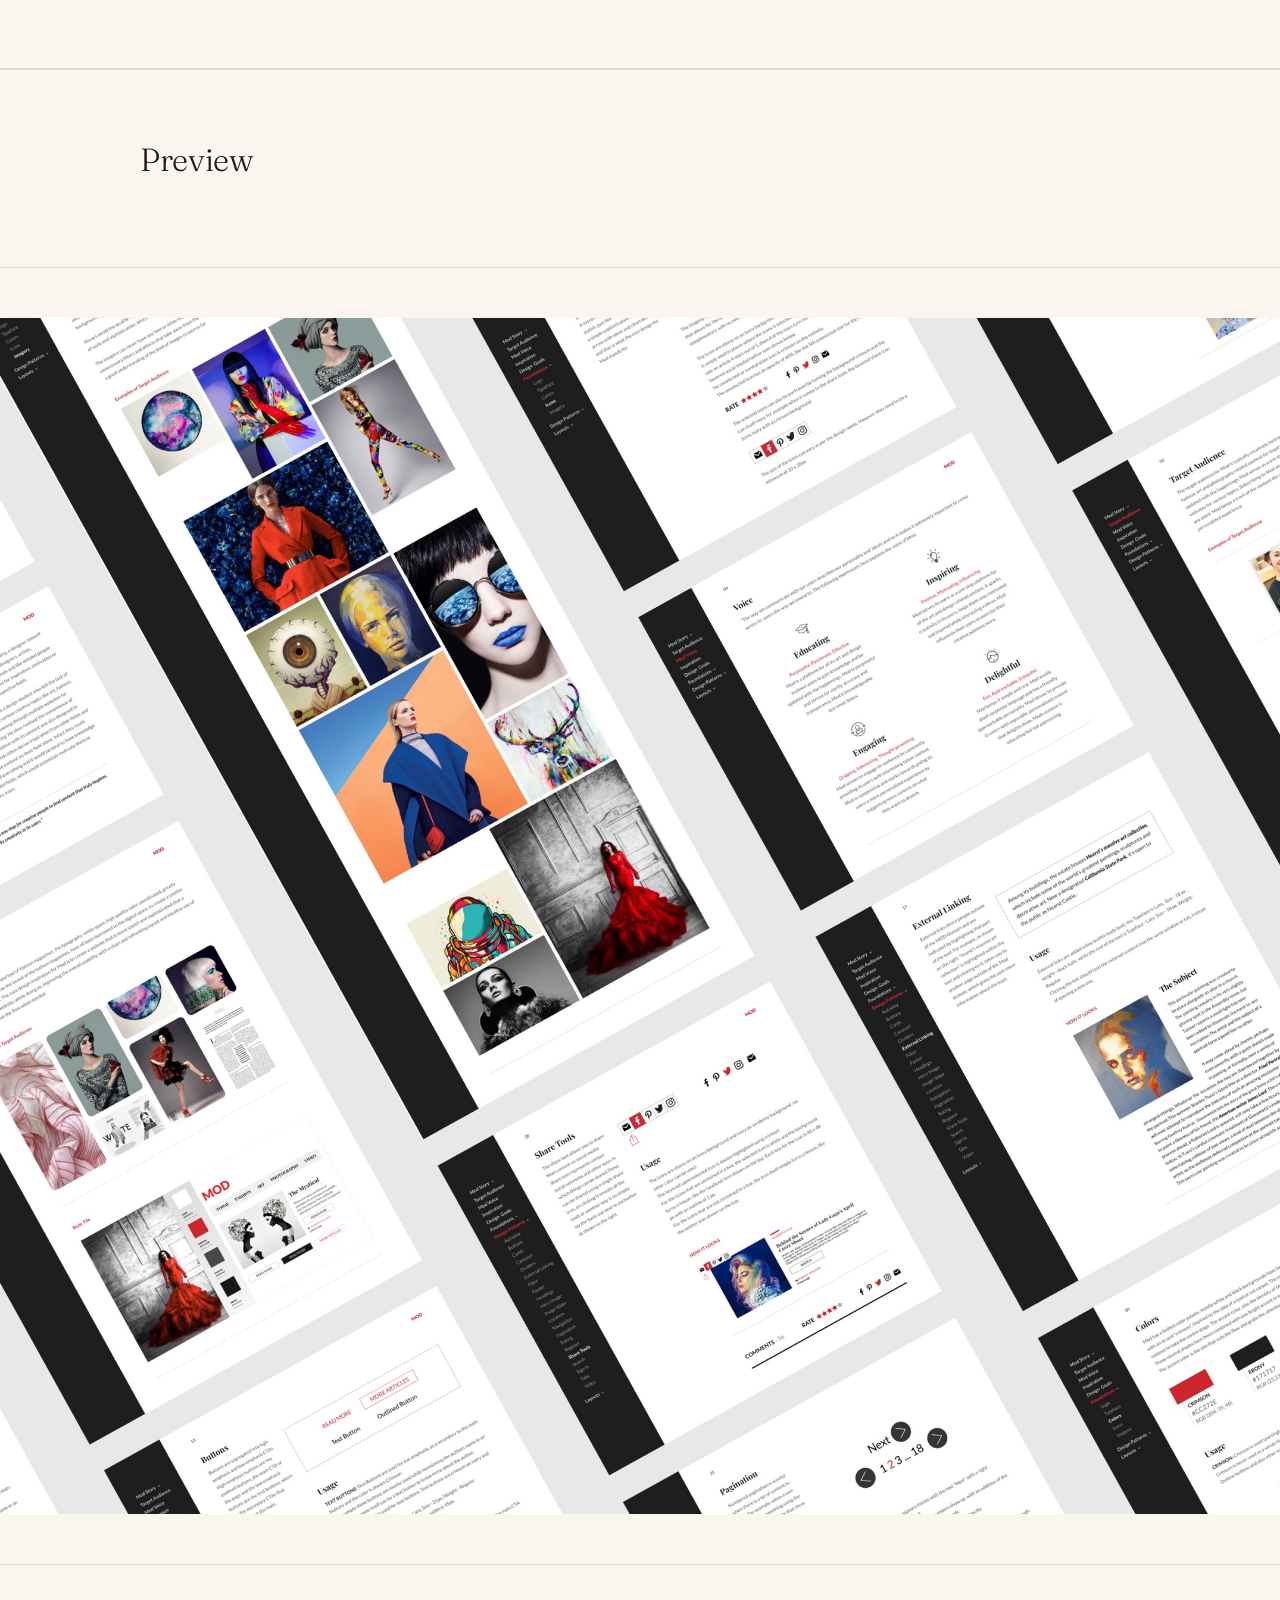
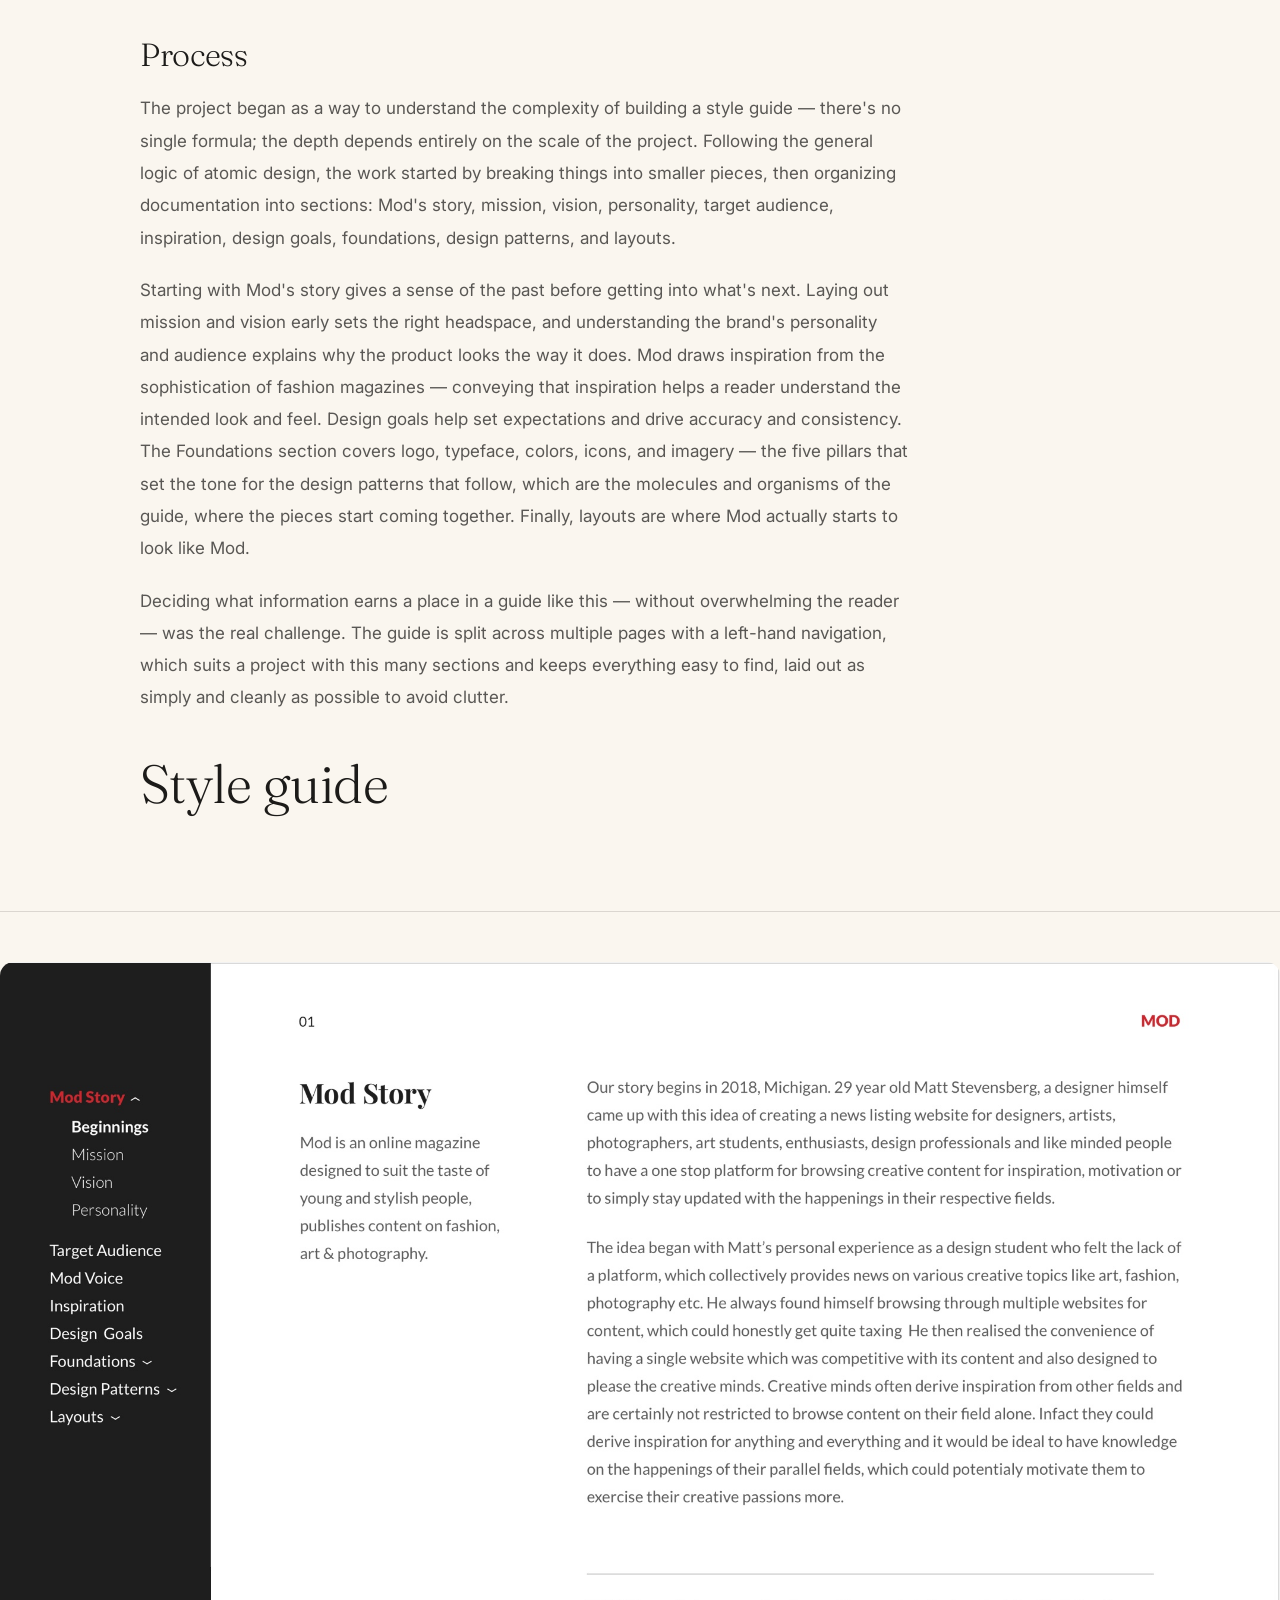
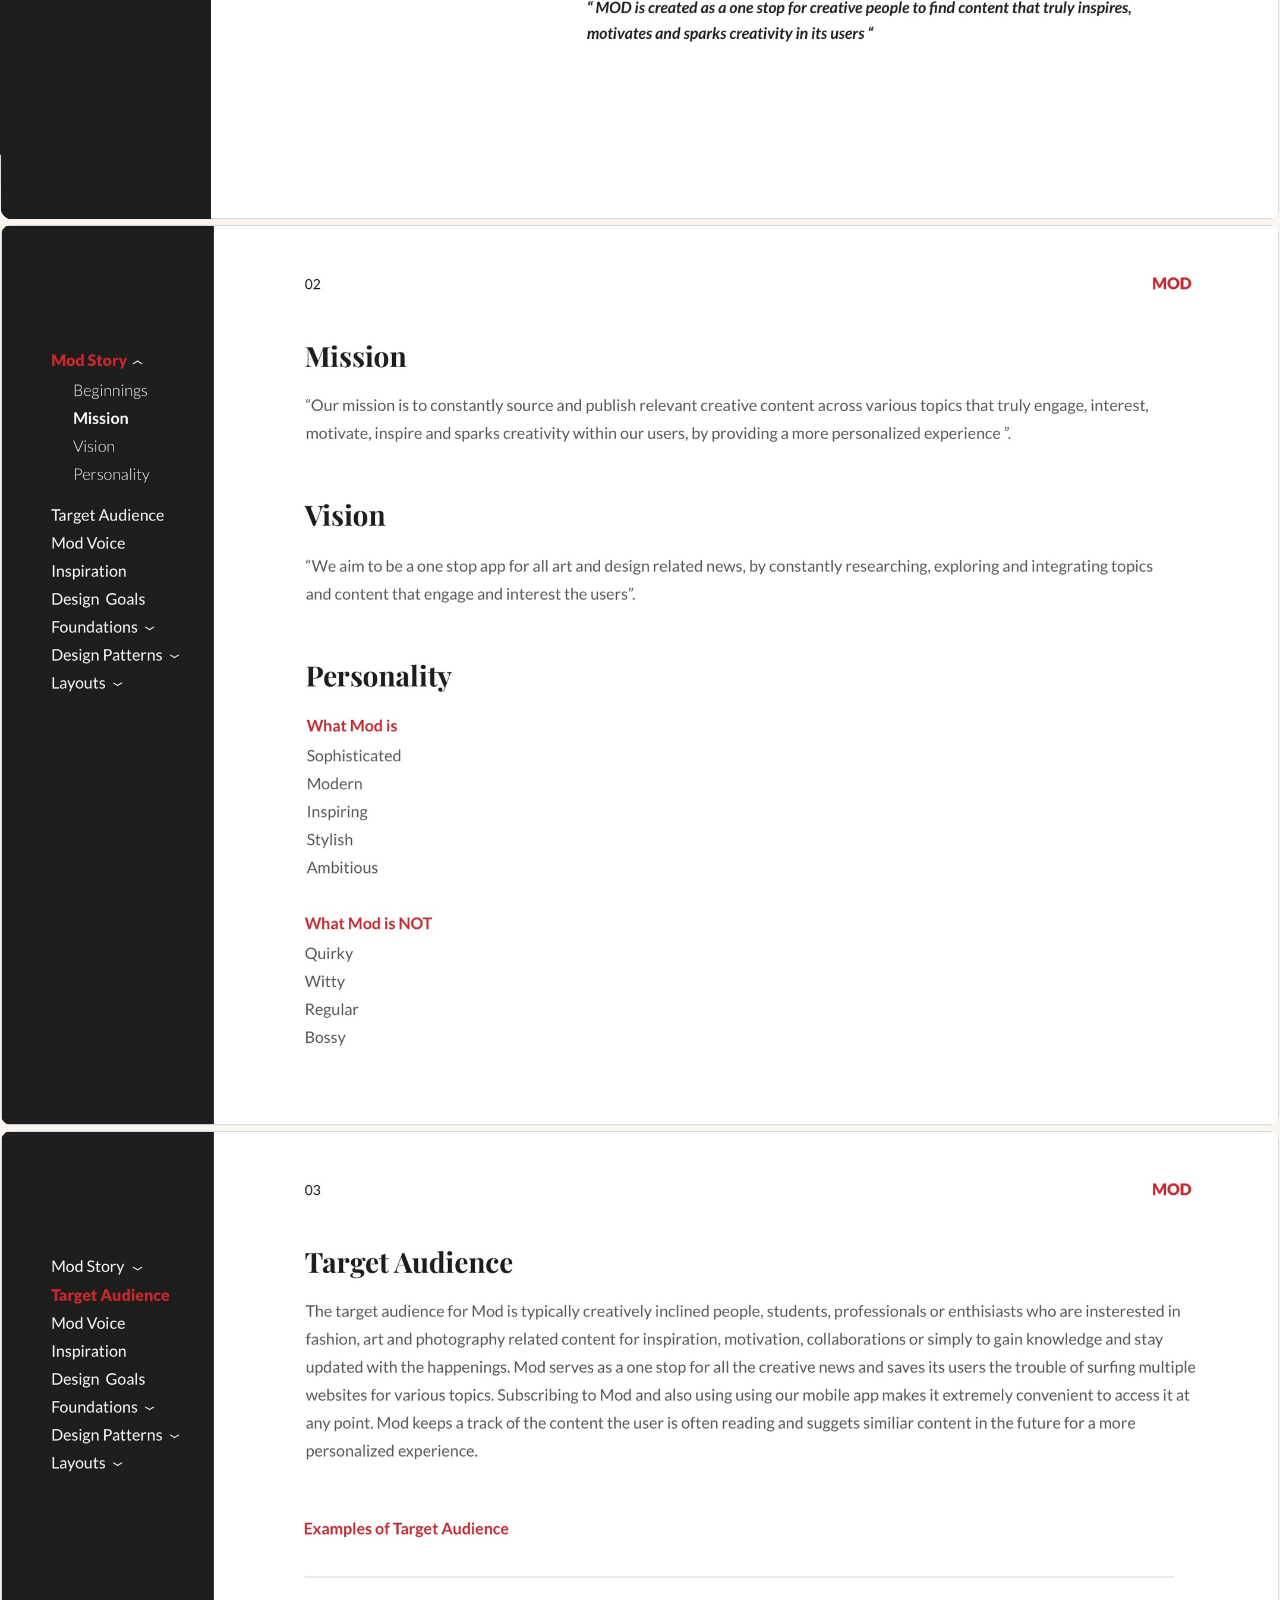
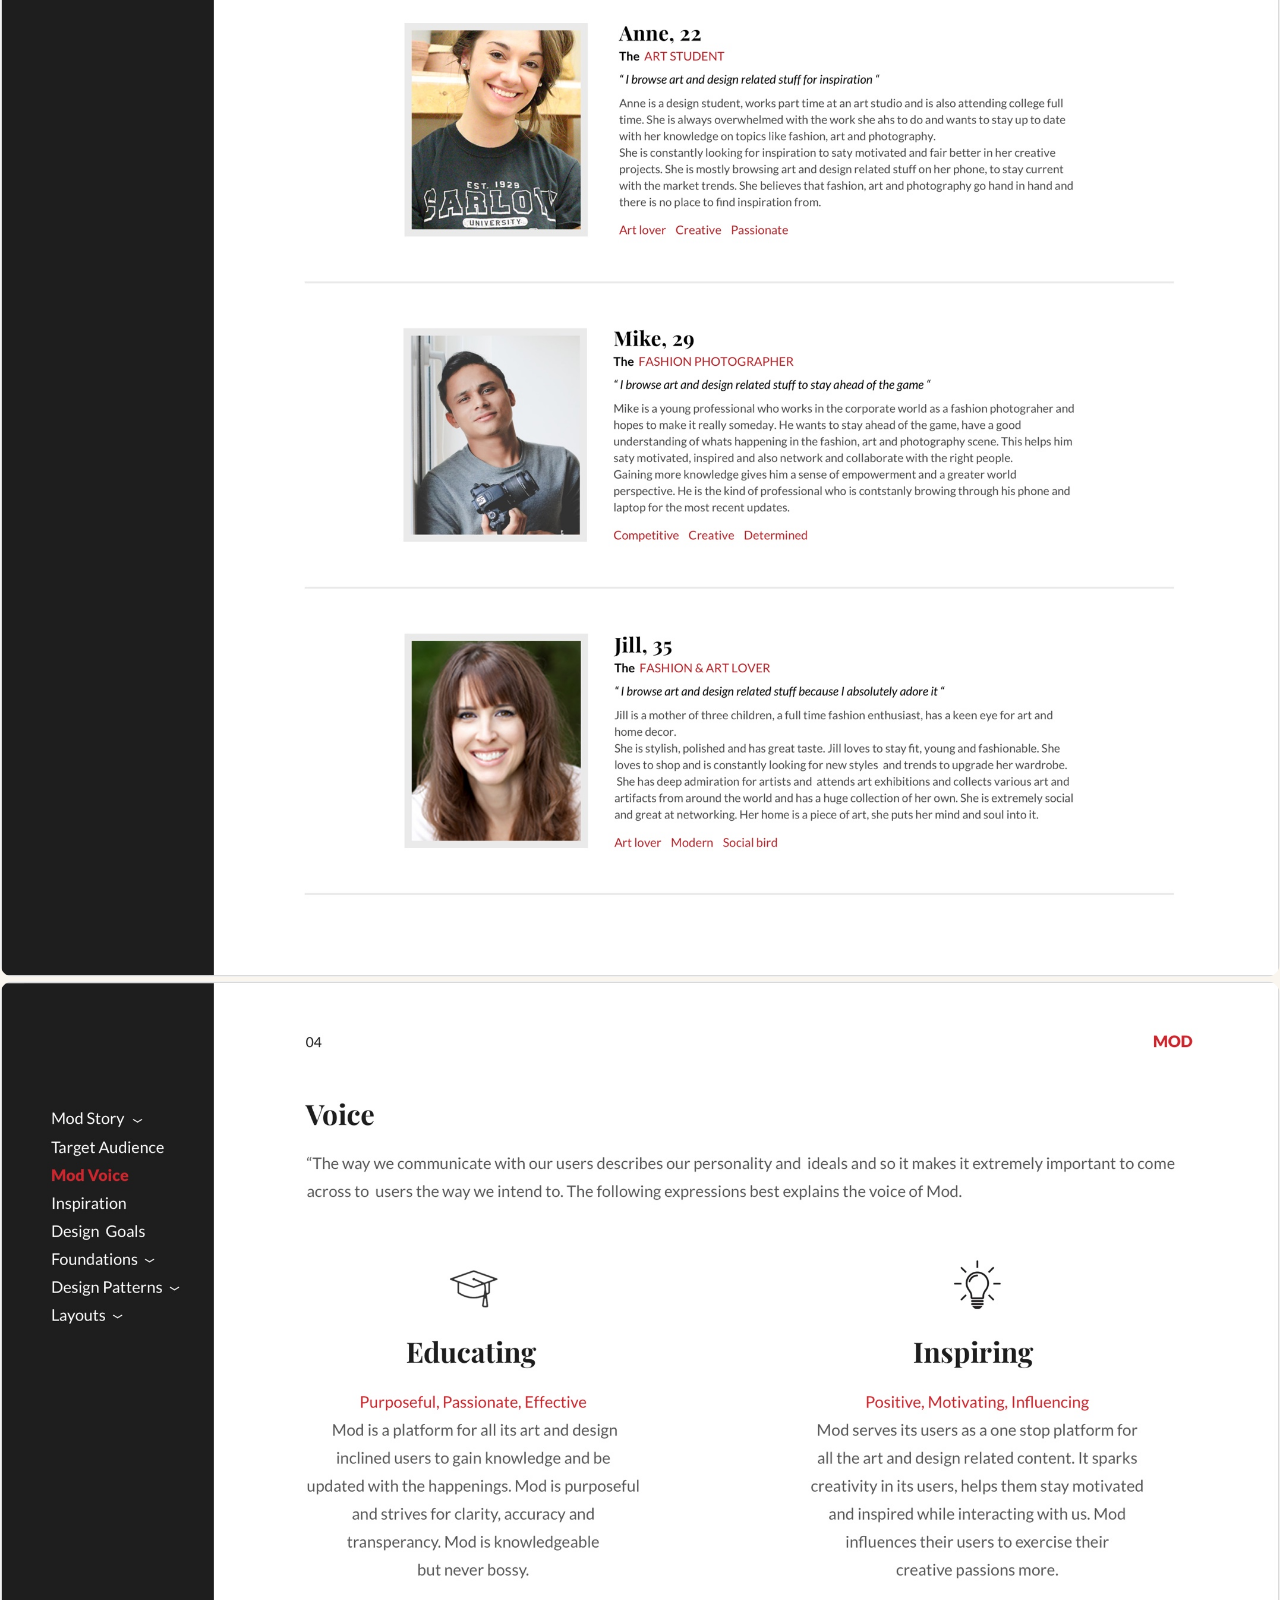
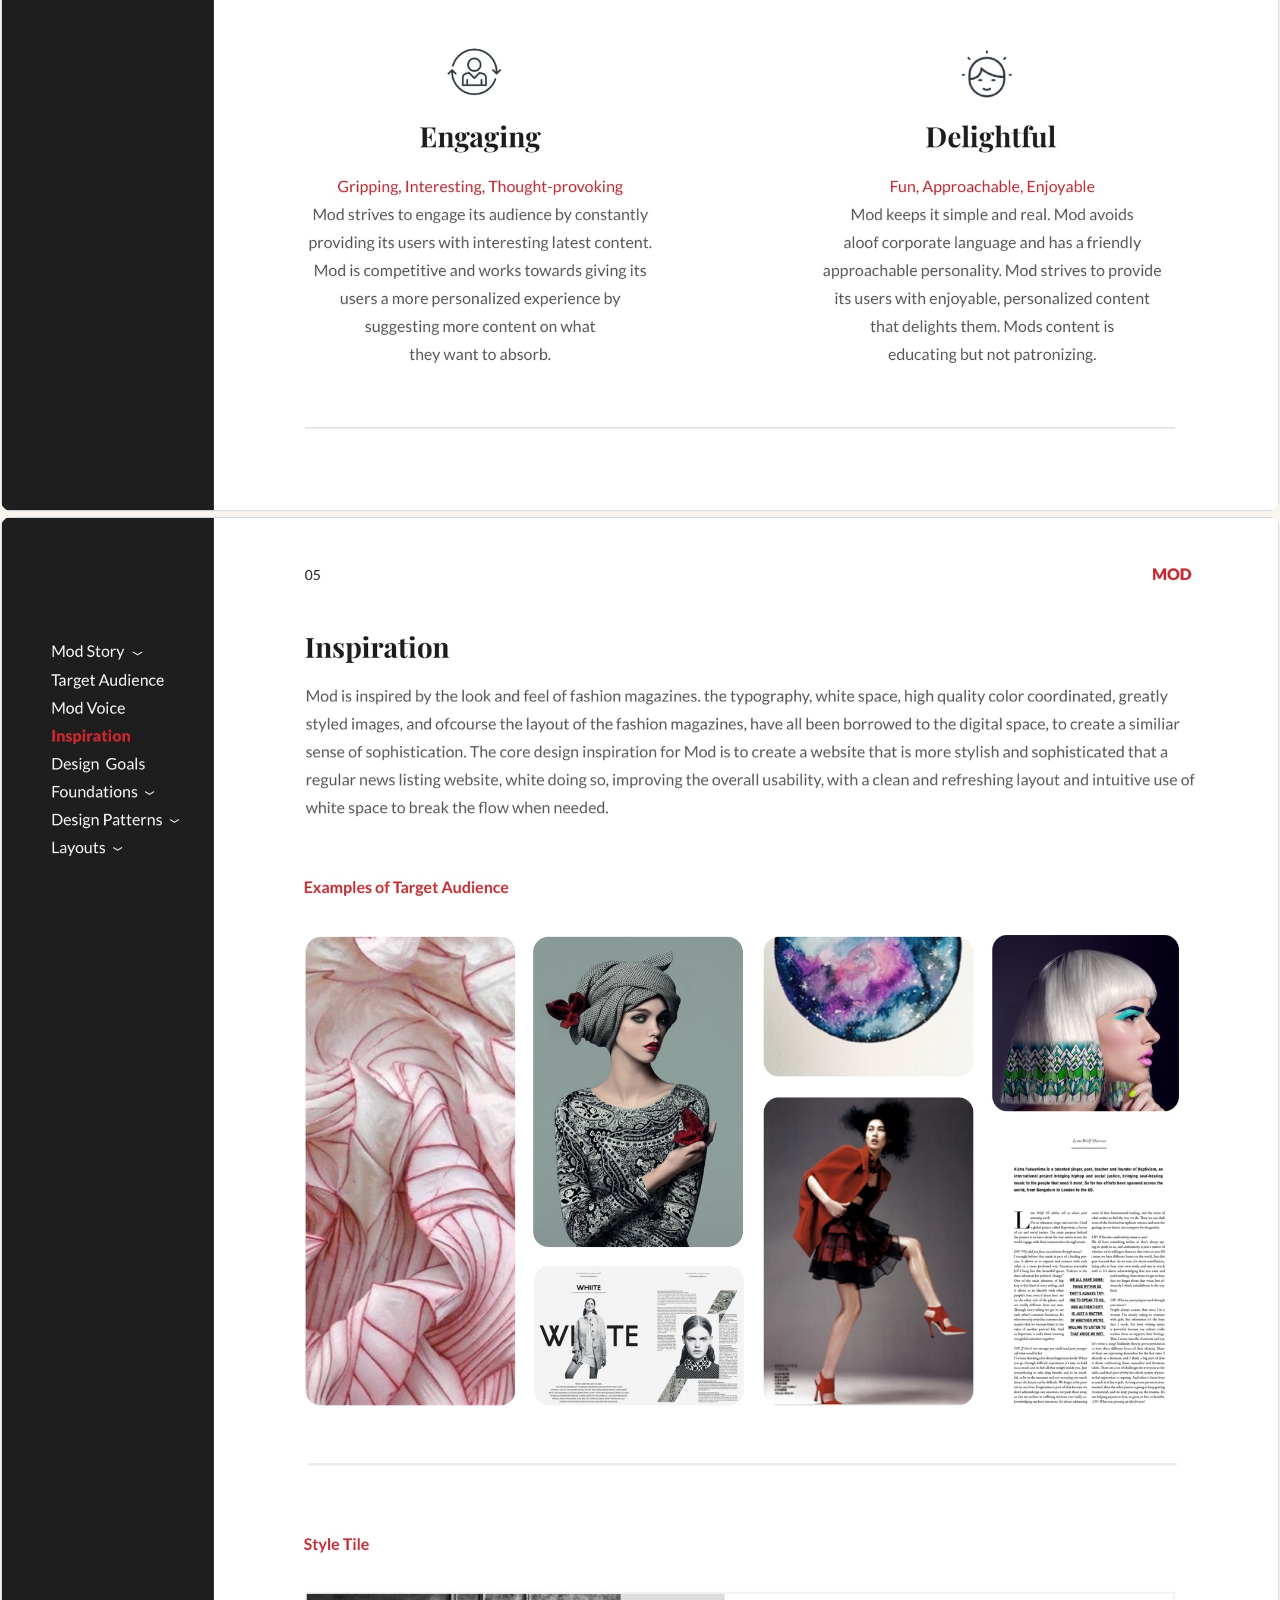
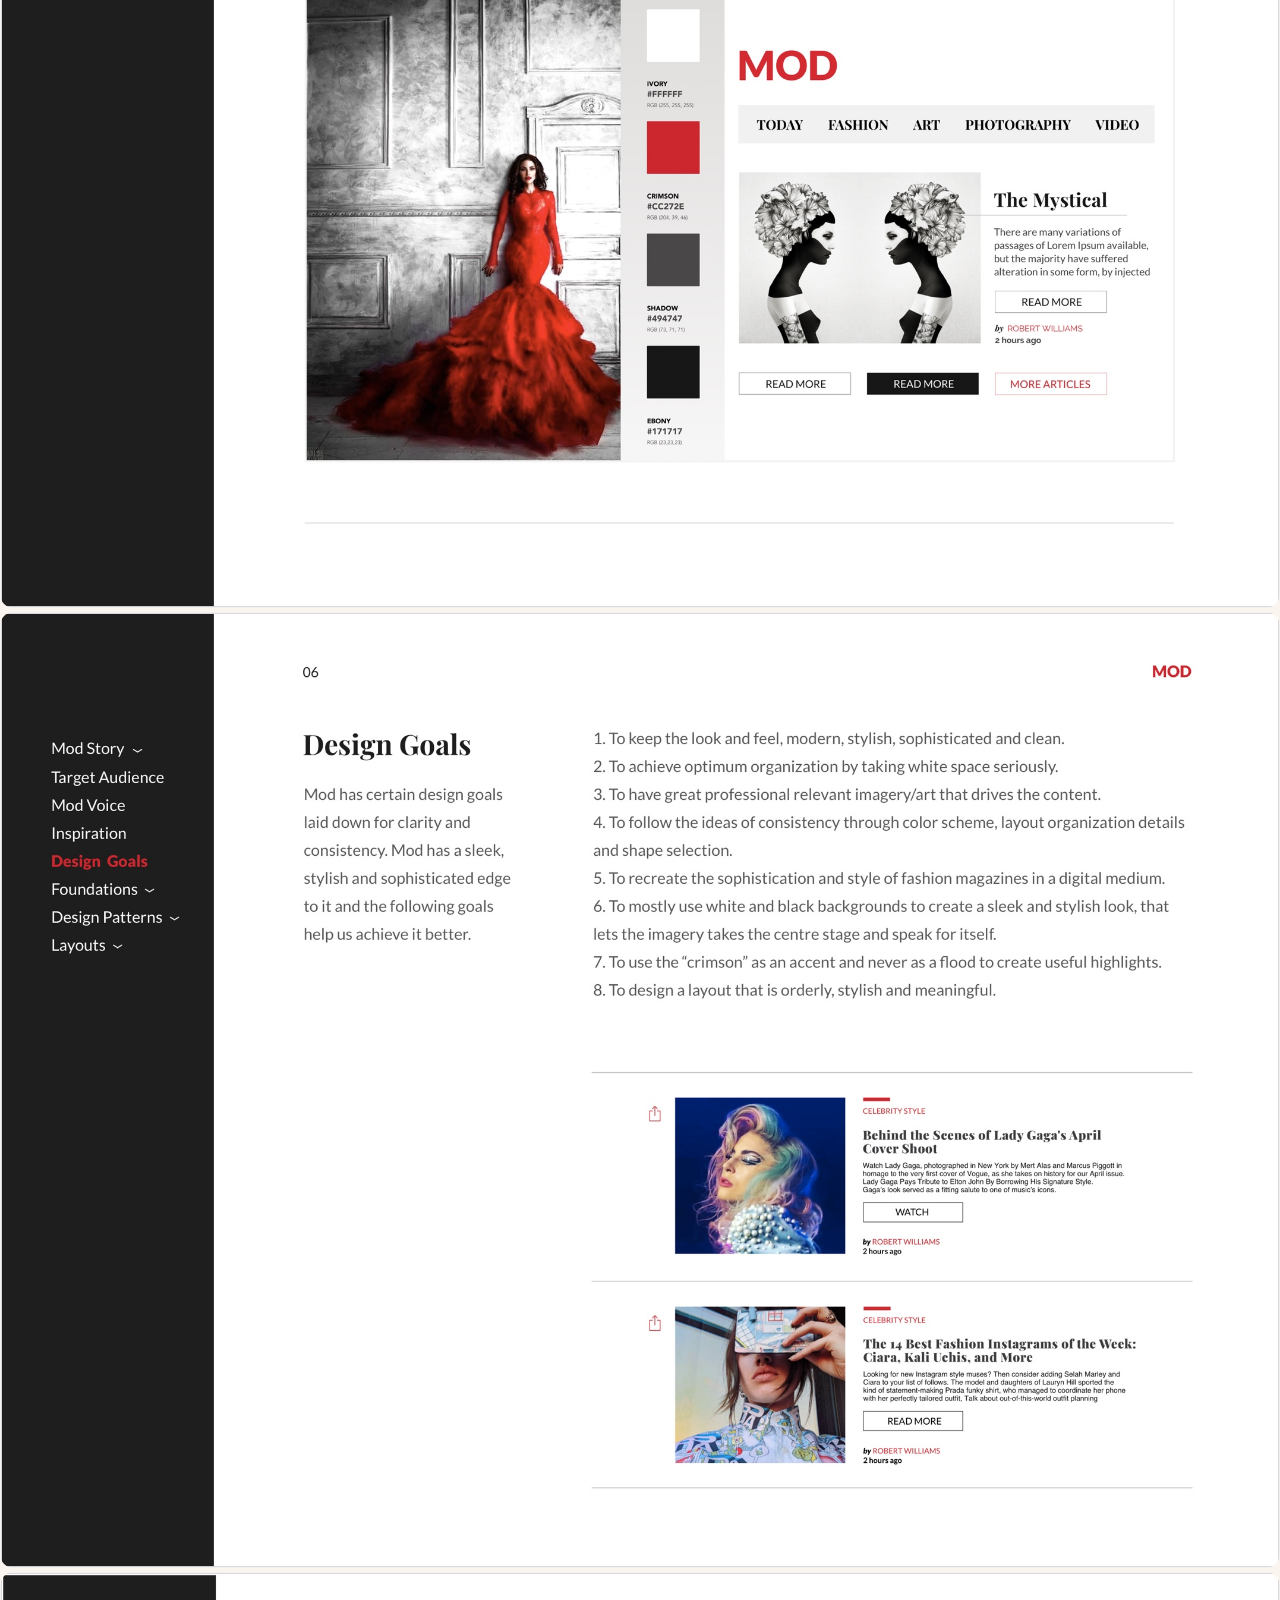
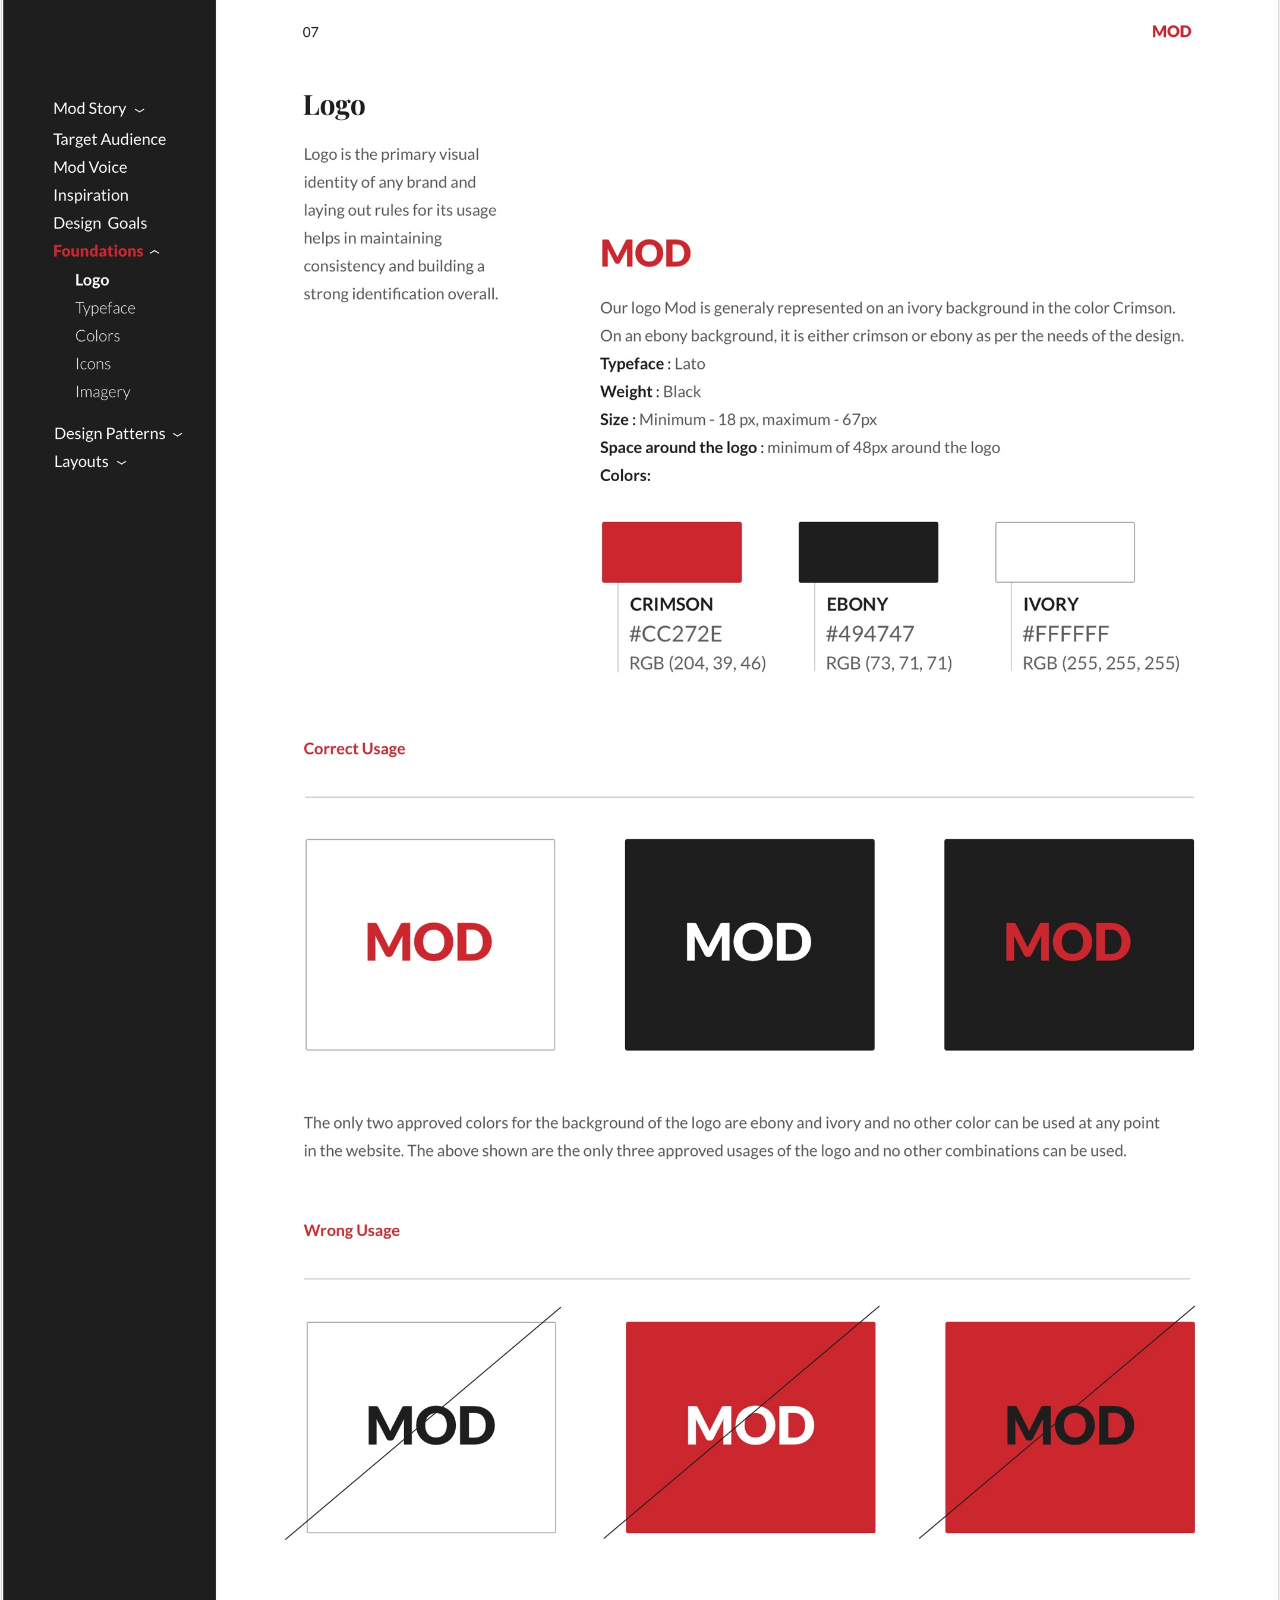
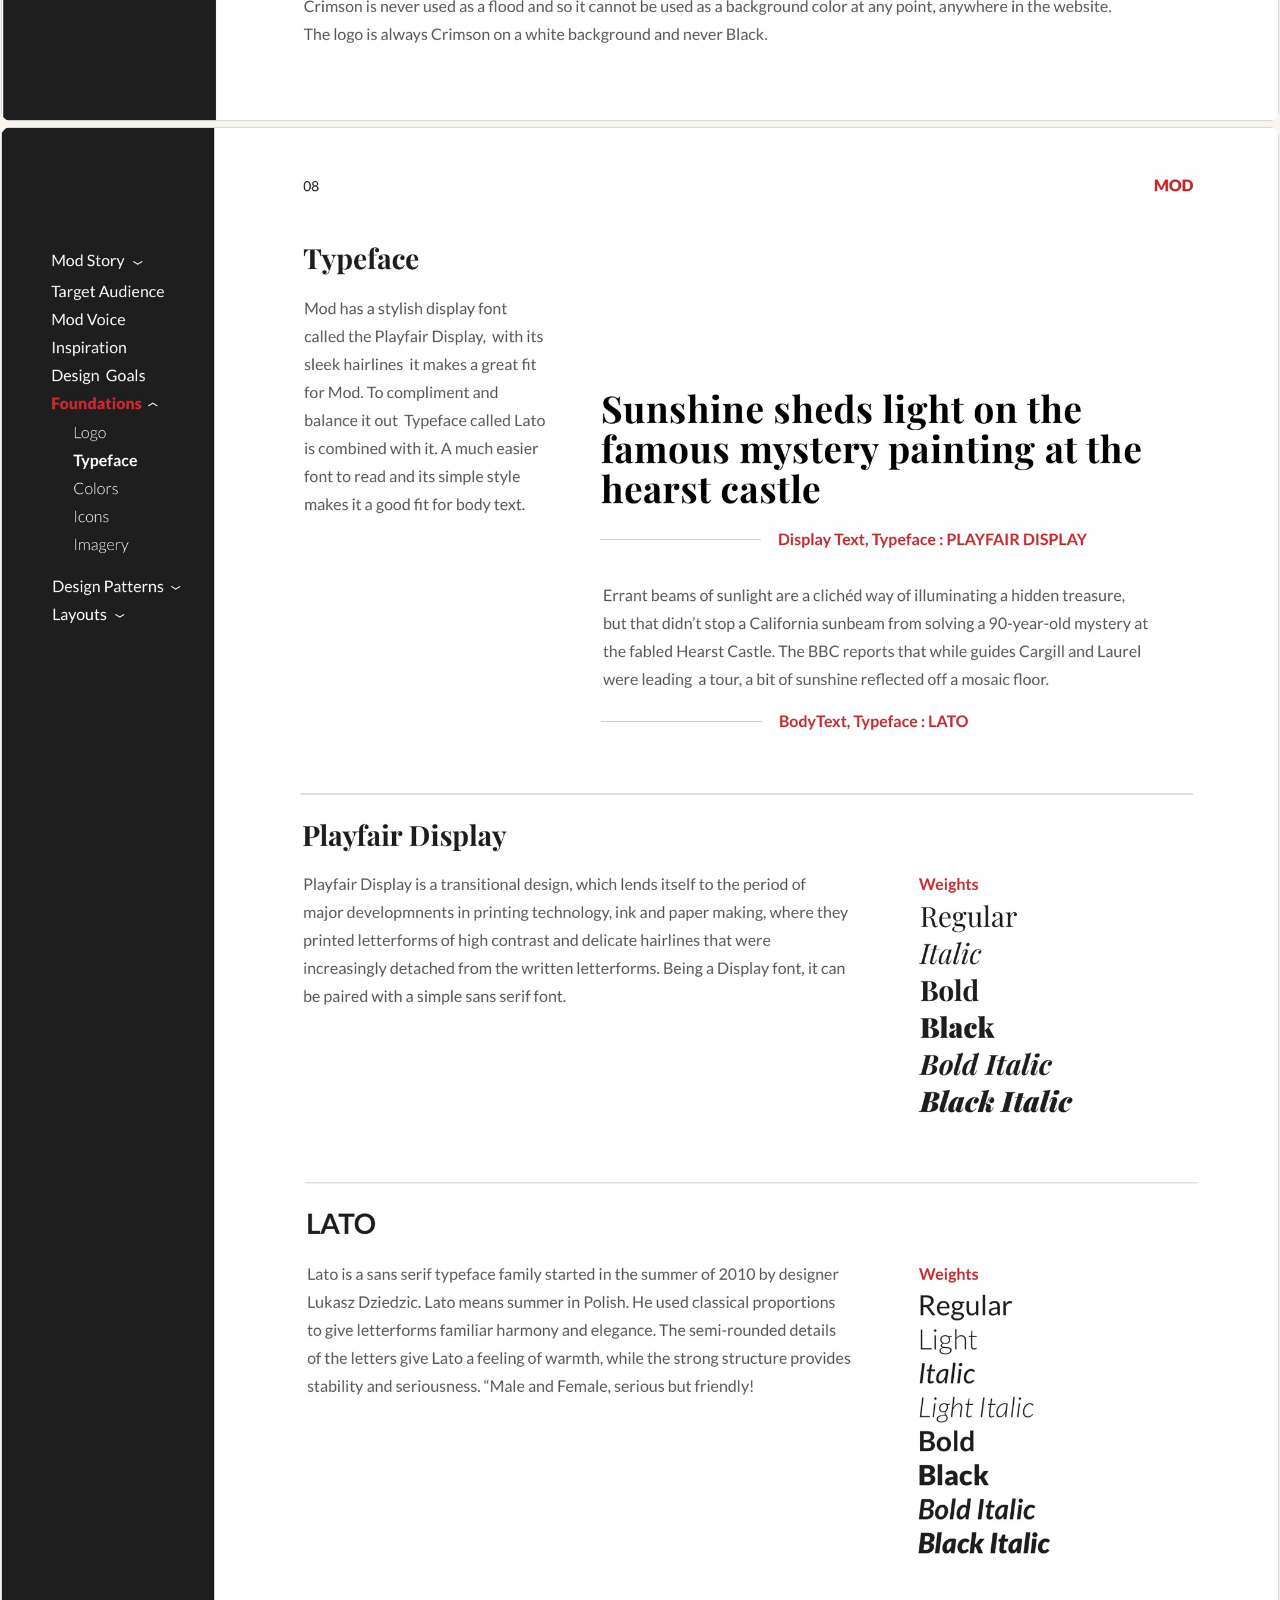
<file: mod-style-guide.html>
<!DOCTYPE html>
<html lang="en">
<head>
<script src="password-gate.js"></script>
<meta charset="UTF-8">
<meta name="viewport" content="width=device-width, initial-scale=1.0">
<title>Mod — Style Guide — Vaishnavi R.B.</title>
<link rel="preconnect" href="https://fonts.googleapis.com">
<link rel="preconnect" href="https://fonts.gstatic.com" crossorigin>
<link href="https://fonts.googleapis.com/css2?family=Fraunces:ital,opsz,wght@0,9..144,300;0,9..144,400;0,9..144,500;0,9..144,600;1,9..144,400;1,9..144,500&family=Inter:wght@400;500;600&family=IBM+Plex+Mono:wght@400;500&display=swap" rel="stylesheet">
<style>
  :root{ --paper:#FAF6EF; --ink:#1C1B19; --accent:#B0243D; --line: rgba(28,27,25,0.14); --line-strong: rgba(28,27,25,0.28); }
  *{box-sizing:border-box;}
  body{margin:0; background:var(--paper); color:var(--ink); font-family:'Inter', sans-serif; -webkit-font-smoothing:antialiased;}
  ::selection{background:var(--accent); color:#fff;}
  h1,h2,h3{font-family:'Fraunces', serif; font-weight:500; margin:0; letter-spacing:-0.01em;}
  .eyebrow{font-family:'IBM Plex Mono', monospace; font-size:11.5px; letter-spacing:0.14em; text-transform:uppercase; opacity:0.55;}
  a{color:inherit;}
  .wrap{max-width:1080px; margin:0 auto; padding:0 40px;}
  .wrap-wide{max-width:1280px; margin:0 auto; padding:0 40px;}
  header{position:sticky; top:0; z-index:50; background:rgba(250,246,239,0.9); backdrop-filter:blur(10px); border-bottom:1px solid var(--line);}
  .nav{display:flex; align-items:center; justify-content:space-between; padding:20px 40px; max-width:1280px; margin:0 auto;}
  .nav-mark{font-family:'Fraunces', serif; font-size:19px; font-weight:500; text-decoration:none;}
  .back-link{font-family:'IBM Plex Mono',monospace; font-size:12px; letter-spacing:0.06em; text-transform:uppercase; text-decoration:none; opacity:0.65;}
  .back-link:hover{opacity:1;}
  .hero{padding:90px 0 60px; border-bottom:1px solid var(--line);}
  .hero .eyebrow{display:flex; align-items:center; gap:10px; margin-bottom:22px;}
  .hero .eyebrow .dot{width:8px; height:8px; border-radius:50%; background:var(--accent);}
  .hero h1{font-size:clamp(38px,5.4vw,66px); line-height:1.05;}
  .lede{padding:60px 0; border-bottom:1px solid var(--line);}
  .lede p{font-size:16.5px; line-height:1.8; opacity:0.8; max-width:66ch; margin-bottom:18px;}
  .imgrow{padding:50px 0; border-bottom:1px solid var(--line);}
  .imgrow-inner{display:grid; gap:20px;}
  .imgrow-inner.cols-2{grid-template-columns:1fr 1fr;}
  .imgrow img{width:100%; display:block; border-radius:4px;}
  .imgrow.full img{border-radius:0;}
  .imgrow.stack{display:flex; flex-direction:column; gap:4px;}
  .section{padding:70px 0; border-bottom:1px solid var(--line);}
  .section h2{font-size:clamp(28px,3.4vw,40px); margin-bottom:24px; max-width:24ch;}
  .section h3{font-size:clamp(22px,2.6vw,28px); margin-bottom:18px; max-width:26ch;}
  .section p{font-size:16px; line-height:1.8; opacity:0.78; max-width:70ch; margin-bottom:20px;}
  .other-projects{padding:90px 0;}
  .other-projects h2{font-size:clamp(28px,3.6vw,40px); margin-bottom:44px; max-width:20ch;}
  .op-grid{display:grid; grid-template-columns:repeat(3,1fr); gap:28px;}
  .op-card{text-decoration:none; color:var(--ink); display:block;}
  .op-card img{width:100%; aspect-ratio:1; object-fit:cover; border-radius:4px; display:block;}
  .op-cap{font-family:'IBM Plex Mono',monospace; font-size:11.5px; letter-spacing:0.06em; text-transform:uppercase; margin-top:14px; opacity:0.7;}
  footer{padding:50px 0; border-top:1px solid var(--line);}
  .footer-grid{display:flex; justify-content:space-between; align-items:center; flex-wrap:wrap; gap:20px; max-width:1280px; margin:0 auto; padding:0 40px;}
  footer .eyebrow{opacity:0.45;}
  .footer-links{display:flex; gap:22px; font-size:13px;}
  .footer-links a{text-decoration:none; opacity:0.6;}
  .footer-links a:hover{opacity:1;}
  @media (max-width:820px){
    .wrap, .wrap-wide{padding:0 24px;}
    .nav{padding:18px 24px;}
    .imgrow-inner.cols-2{grid-template-columns:1fr;}
    .op-grid{grid-template-columns:1fr;}
  }
</style>
<link rel="stylesheet" href="case-study-v2.css">
</head>
<body>
<header>
  <nav class="nav">
    <a href="index.html" class="nav-mark">VRB</a>
    <a href="index.html#work" class="back-link">← Work</a>
  </nav>
</header>

<main>
  <section class="hero" data-num="04">
    <div class="wrap">
      <div class="eyebrow"><span class="dot"></span>04 — Editorial · Digital Magazine</div>
      <h1>Mod Website — Style Guide</h1>
    </div>
  </section>

  <section class="lede">
    <div class="wrap">
      <h3 style="margin-bottom:16px;">What's Mod</h3>
      <p>Mod is an online magazine collecting and publishing content on fashion, art, and photography, designed to suit young, stylish readers looking to feel motivated and exercise their creative passions. A "local" section helps readers find happenings near them, and the site tracks reading habits to suggest related articles and videos — giving each visitor a sense of belonging. Mod is fully responsive across platforms.</p>
    </div>
  </section>

  <section class="imgrow full">
    <div class="wrap-wide imgrow stack">
      <img src="images/modestyle-1.jpg" alt="Mod magazine homepage">
      <img src="images/modestyle-2.jpg" alt="Mod magazine article layout">
    </div>
  </section>
  <section class="imgrow full">
    <div class="wrap-wide"><img src="images/modestyle-3.jpg" alt="Mod magazine detail"></div>
  </section>

  <section class="section">
    <div class="wrap">
      <h3>My thoughts</h3>
      <p>This is an attempt at building a full style guide for Mod — a document laying out how the site should be presented, from a graphic and language perspective, so consistency is easy to apply no matter who's building what. Dividing the guide into clear sections keeps the guidelines organized and usable as a go-to resource for colors, logos, fonts, layouts, and more.</p>
    </div>
  </section>

  <section class="section" style="border-top:1px solid var(--line); padding-top:70px;">
    <div class="wrap">
      <h3>Preview</h3>
    </div>
  </section>
  <section class="imgrow full">
    <div class="wrap-wide"><img src="images/modestyle-4.jpg" alt="Mod style guide preview"></div>
  </section>

  <section class="section">
    <div class="wrap">
      <h3>Process</h3>
      <p>The project began as a way to understand the complexity of building a style guide — there's no single formula; the depth depends entirely on the scale of the project. Following the general logic of atomic design, the work started by breaking things into smaller pieces, then organizing documentation into sections: Mod's story, mission, vision, personality, target audience, inspiration, design goals, foundations, design patterns, and layouts.</p>
      <p>Starting with Mod's story gives a sense of the past before getting into what's next. Laying out mission and vision early sets the right headspace, and understanding the brand's personality and audience explains why the product looks the way it does. Mod draws inspiration from the sophistication of fashion magazines — conveying that inspiration helps a reader understand the intended look and feel. Design goals help set expectations and drive accuracy and consistency. The Foundations section covers logo, typeface, colors, icons, and imagery — the five pillars that set the tone for the design patterns that follow, which are the molecules and organisms of the guide, where the pieces start coming together. Finally, layouts are where Mod actually starts to look like Mod.</p>
      <p>Deciding what information earns a place in a guide like this — without overwhelming the reader — was the real challenge. The guide is split across multiple pages with a left-hand navigation, which suits a project with this many sections and keeps everything easy to find, laid out as simply and cleanly as possible to avoid clutter.</p>
      <h2 style="margin-top:36px;">Style guide</h2>
    </div>
  </section>

  <section class="imgrow full">
    <div class="wrap-wide imgrow stack">
      <img src="images/modestyle-5.jpg" alt="Mod style guide page">
      <img src="images/modestyle-6.jpg" alt="Mod style guide page">
      <img src="images/modestyle-7.jpg" alt="Mod style guide page">
      <img src="images/modestyle-8.jpg" alt="Mod style guide page">
      <img src="images/modestyle-9.jpg" alt="Mod style guide page">
      <img src="images/modestyle-10.jpg" alt="Mod style guide page">
      <img src="images/modestyle-11.jpg" alt="Mod style guide page">
      <img src="images/modestyle-12.jpg" alt="Mod style guide page">
      <img src="images/modestyle-13.jpg" alt="Mod style guide page">
      <img src="images/modestyle-14.jpg" alt="Mod style guide page">
      <img src="images/modestyle-15.jpg" alt="Mod style guide page">
      <img src="images/modestyle-16.jpg" alt="Mod style guide page">
      <img src="images/modestyle-17.jpg" alt="Mod style guide page">
      <img src="images/modestyle-18.jpg" alt="Mod style guide page">
      <img src="images/modestyle-19.jpg" alt="Mod style guide page">
      <img src="images/modestyle-20.jpg" alt="Mod style guide page">
      <img src="images/modestyle-21.jpg" alt="Mod style guide page">
      <img src="images/modestyle-22.jpg" alt="Mod style guide page">
      <img src="images/modestyle-23.jpg" alt="Mod style guide page">
      <img src="images/modestyle-24.jpg" alt="Mod style guide page">
      <img src="images/modestyle-25.jpg" alt="Mod style guide page">
      <img src="images/modestyle-26.jpg" alt="Mod style guide page">
      <img src="images/modestyle-27.jpg" alt="Mod style guide page">
      <img src="images/modestyle-28.jpg" alt="Mod style guide page">
    </div>
  </section>

  <section class="section">
    <div class="wrap">
      <h3>Conclusion</h3>
      <p>Taking this project on was about understanding what it really takes to build a style guide — the level of detail demanded at every step was overwhelming at times, but it built a genuine appreciation for that depth of thinking at the start of any project. It showed how organized a process needs to be when there are many pages to think through and tie together. The guide still has a way to go — more pages to add and complete — and a style guide, in the truest sense, is never really finished. There's always room to improve it further. This was a great learning experience.</p>
    </div>
  </section>

  <section class="other-projects">
    <div class="wrap">
      <span class="eyebrow">Next up</span>
      <h2>Check out some other projects</h2>
      <div class="op-grid">
        <a href="maytag.html" class="op-card">
          <img src="images/maytag.jpg" alt="Maytag project thumbnail">
          <div class="op-cap">Maytag App Redesign</div>
        </a>
        <a href="jennair.html" class="op-card">
          <img src="images/jennair.png" alt="Jenn-Air project thumbnail">
          <div class="op-cap">Jenn&#8209;Air App Redesign</div>
        </a>
        <a href="amor.html" class="op-card">
          <img src="images/amor.jpg" alt="Amor Calendar App project thumbnail">
          <div class="op-cap">Amor Calendar App</div>
        </a>
      </div>
    </div>
  </section>
</main>

<footer>
  <div class="footer-grid">
    <span class="eyebrow">© 2026 Vaishnavi R.B.</span>
    <div class="footer-links">
      <a href="mailto:hello@vaishnavirb.com">hello@vaishnavirb.com</a>
      <a href="#">LinkedIn</a>
      <a href="#">Instagram</a>
    </div>
  </div>
</footer>
<script src="case-study-v2.js"></script>
</body>
</html>
</file>
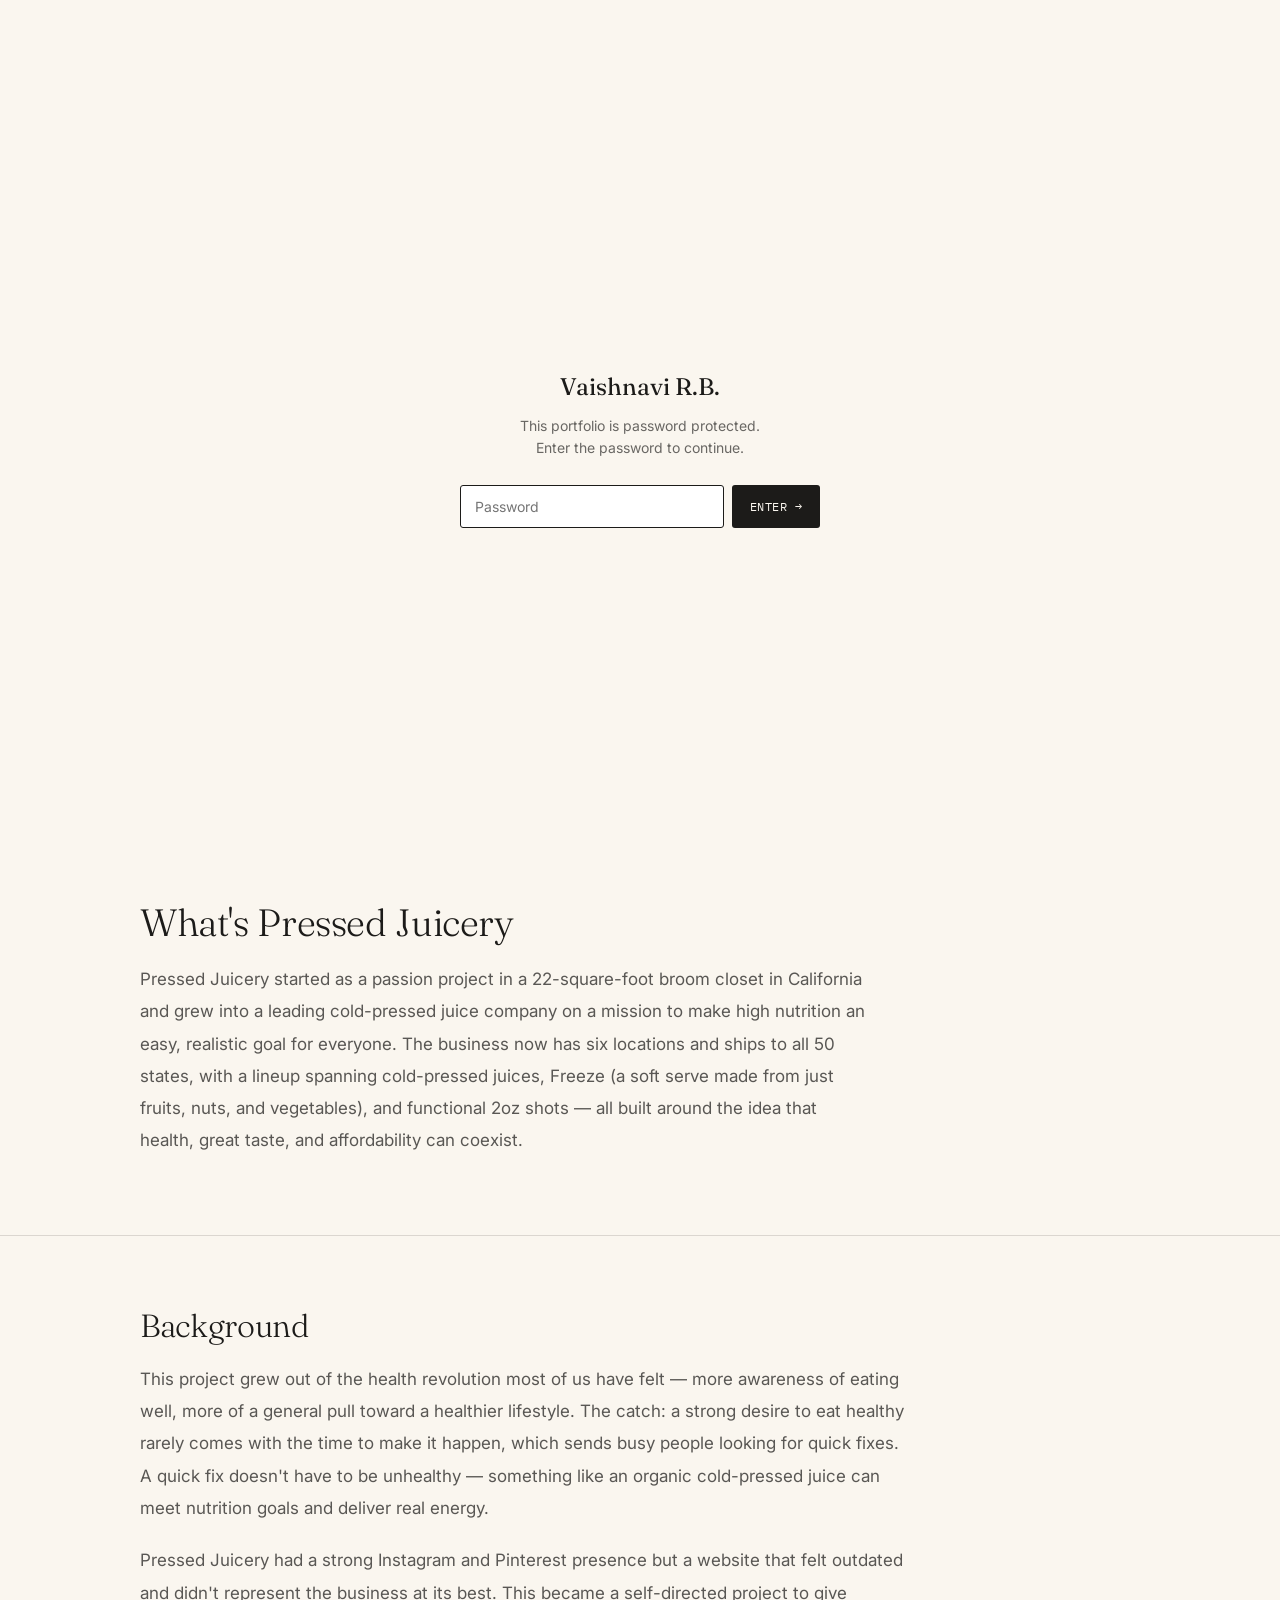
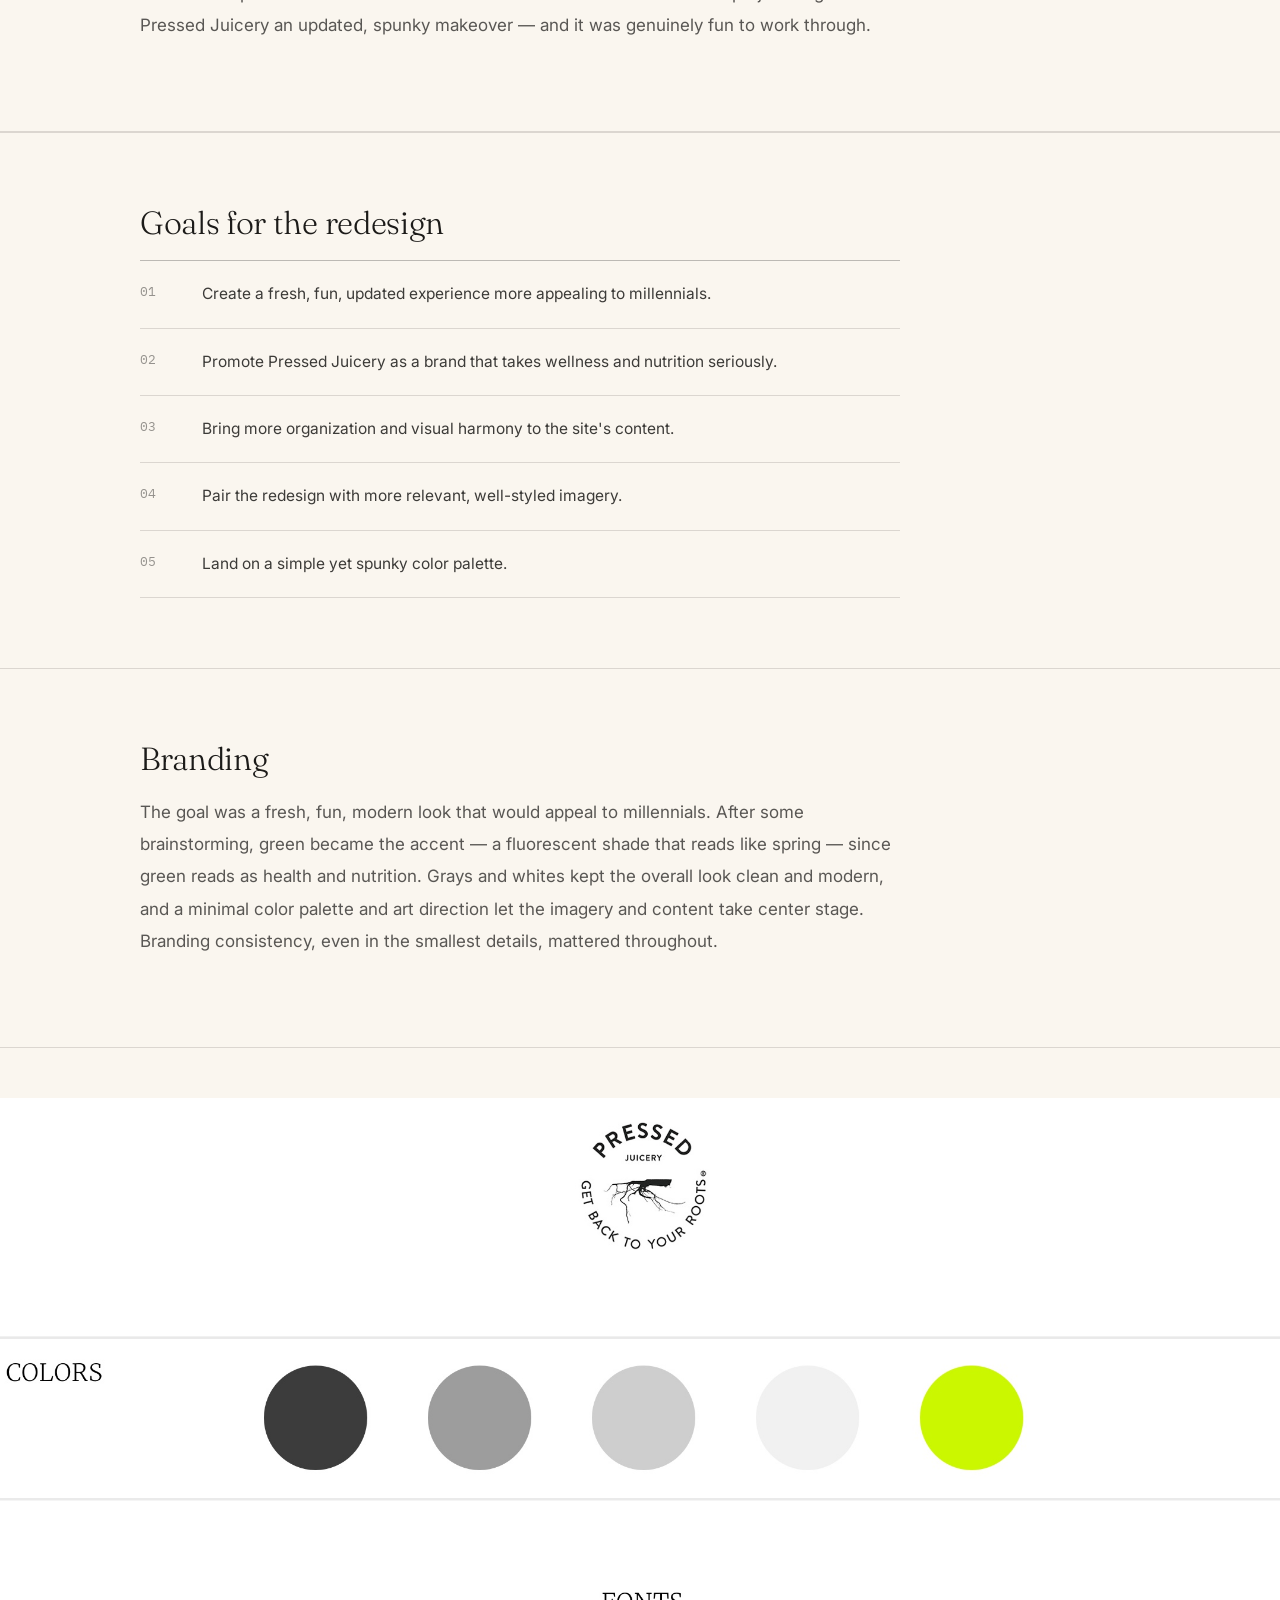
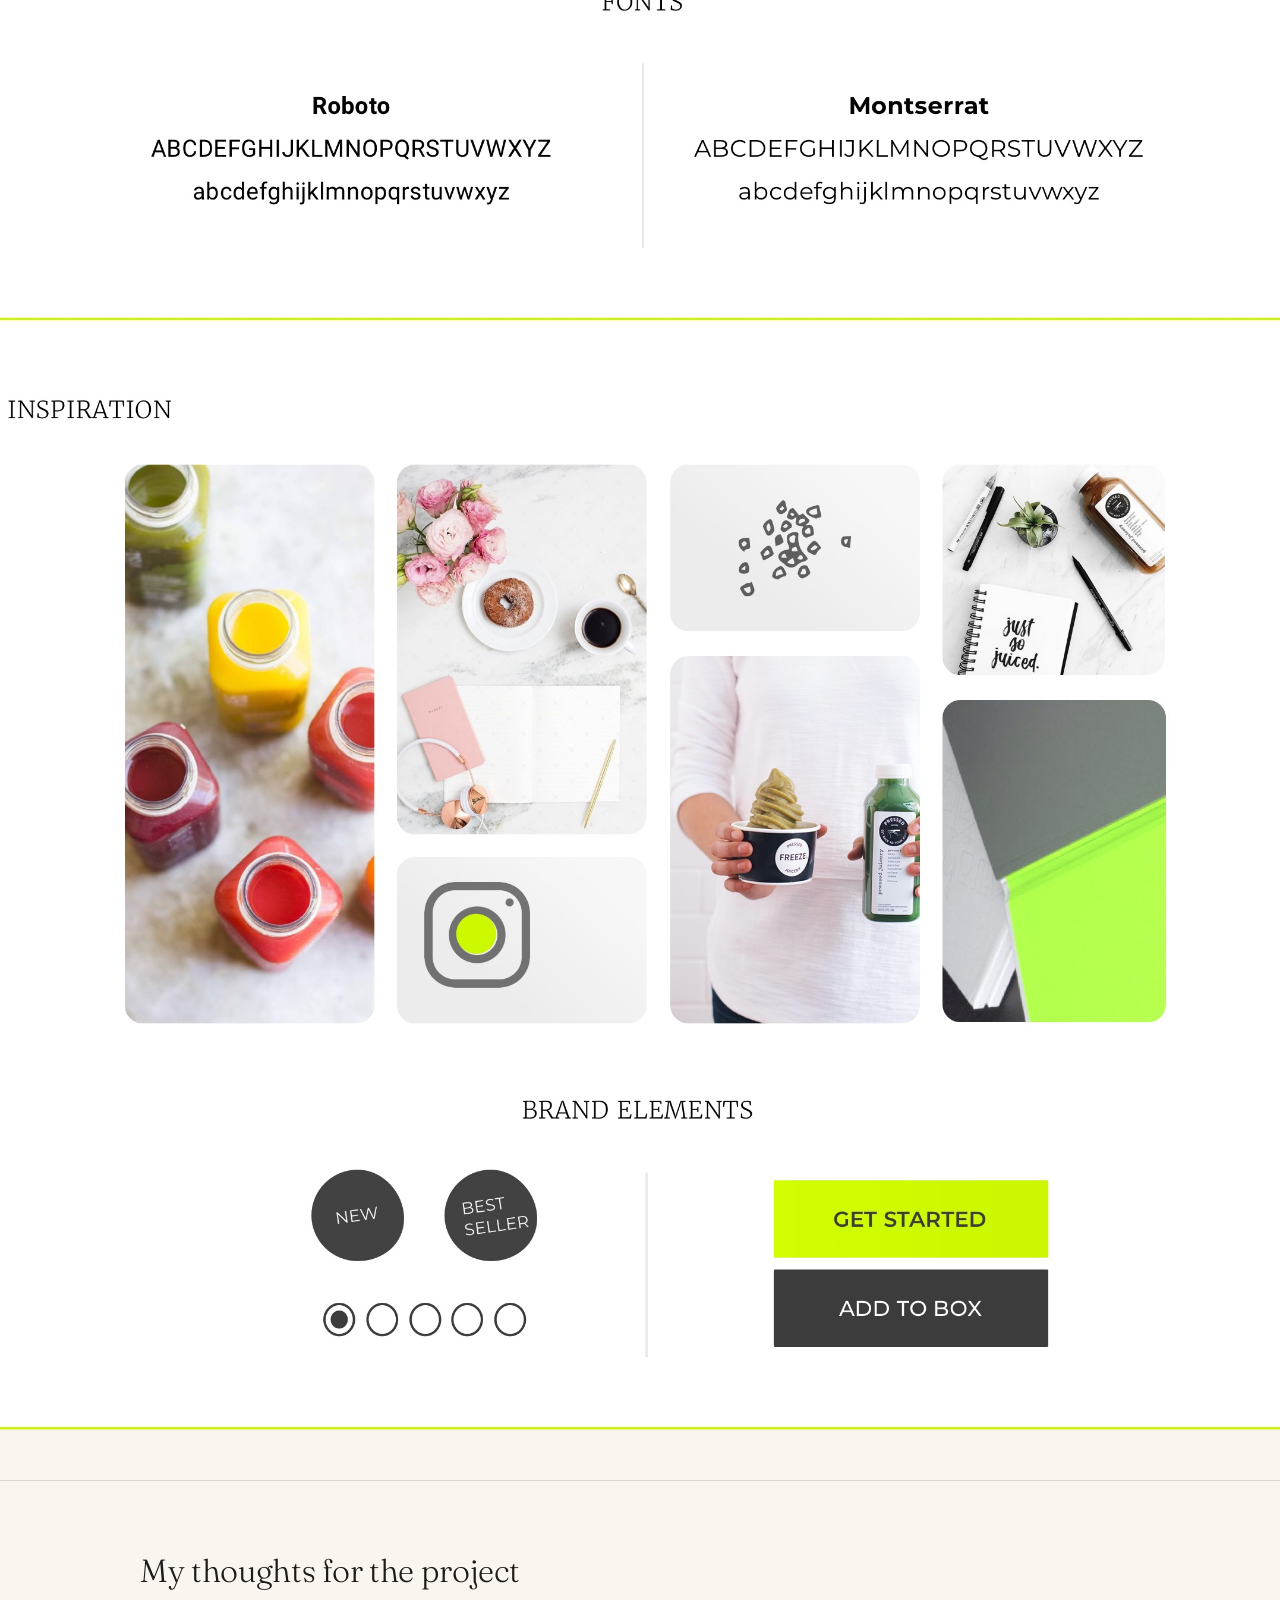
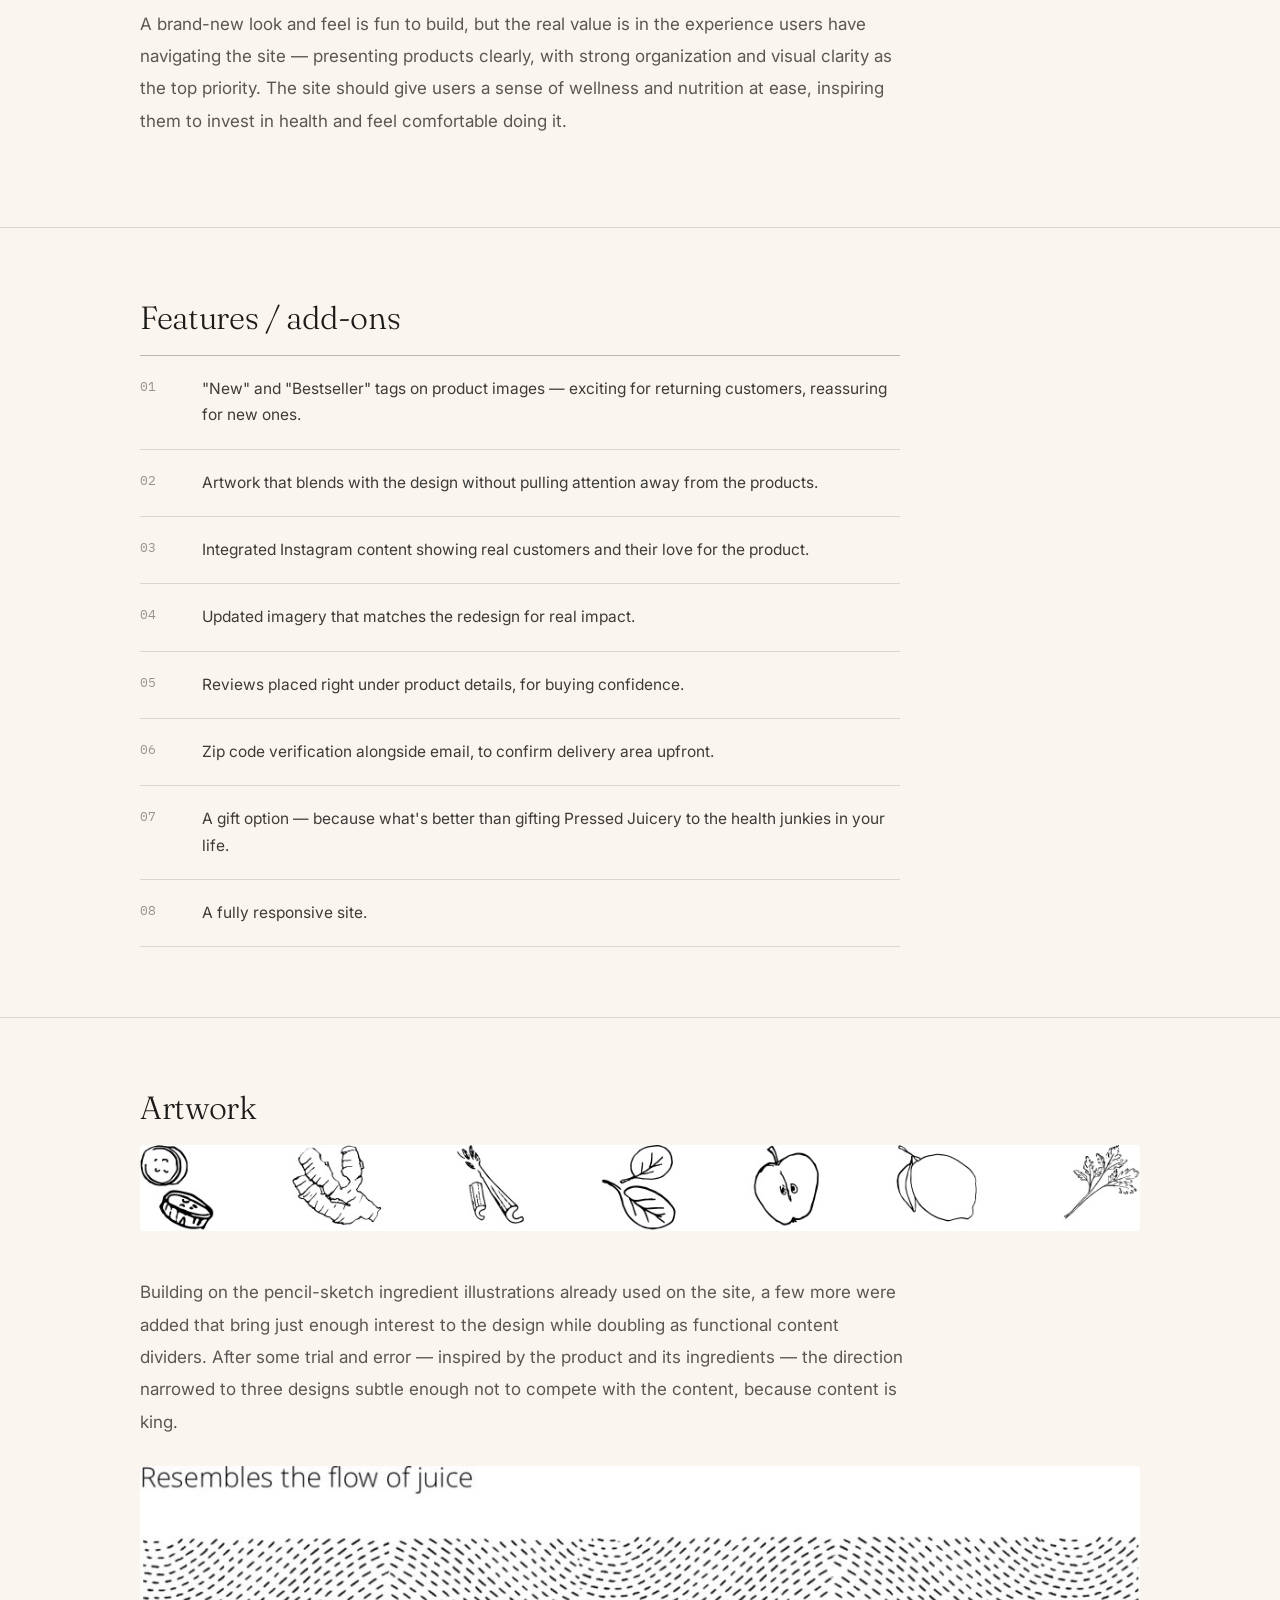
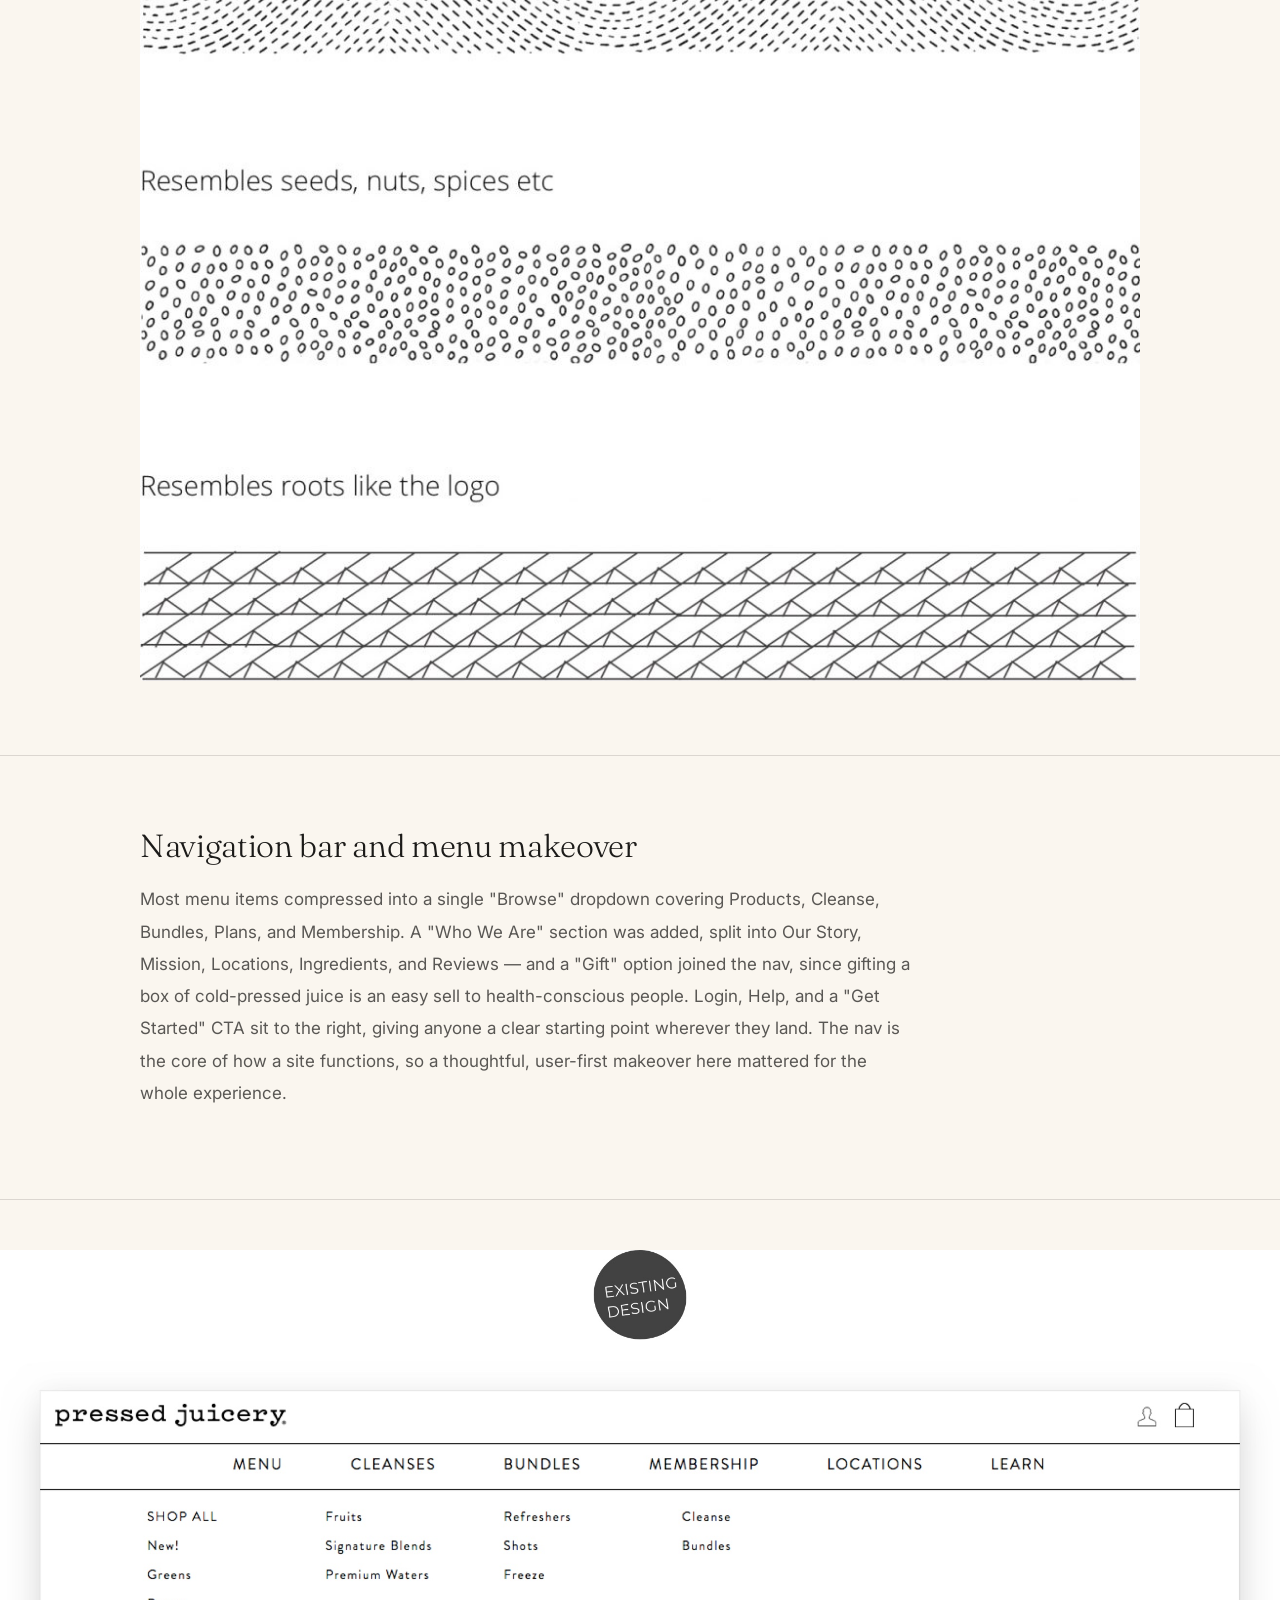
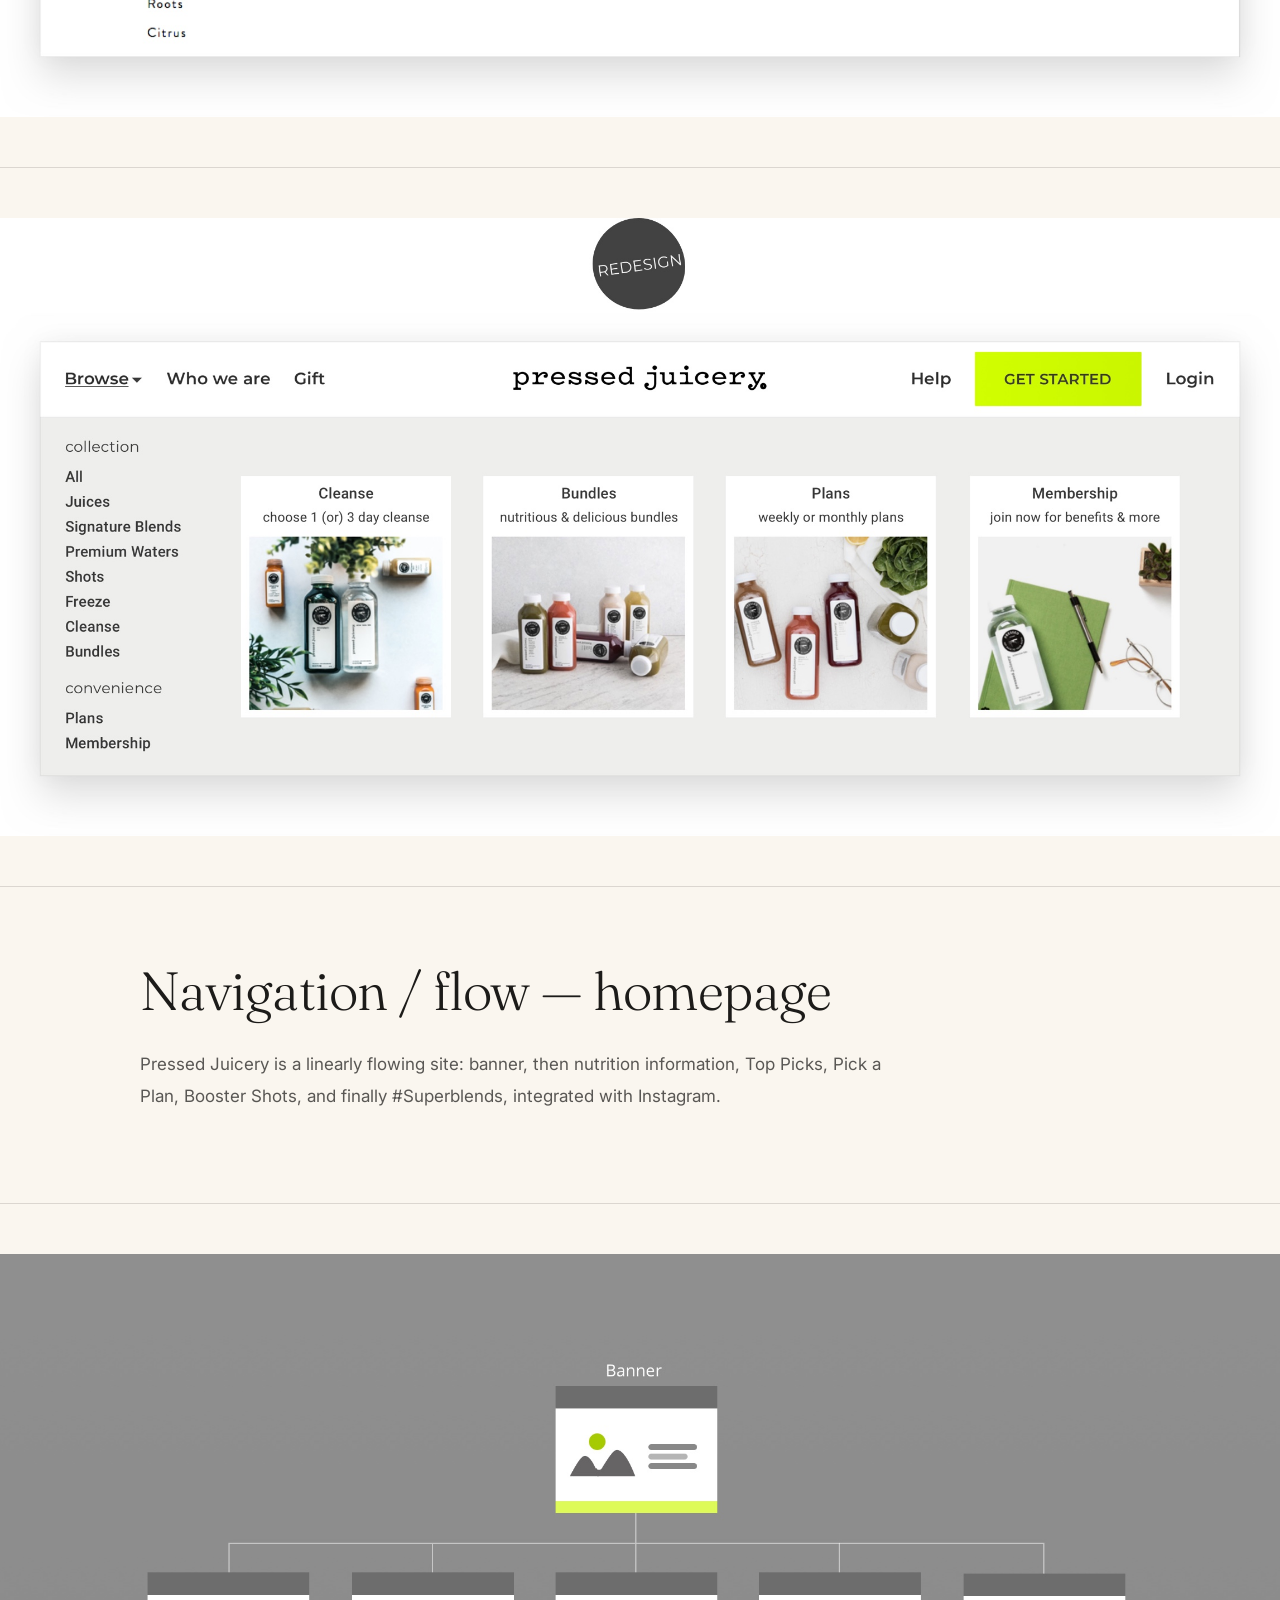
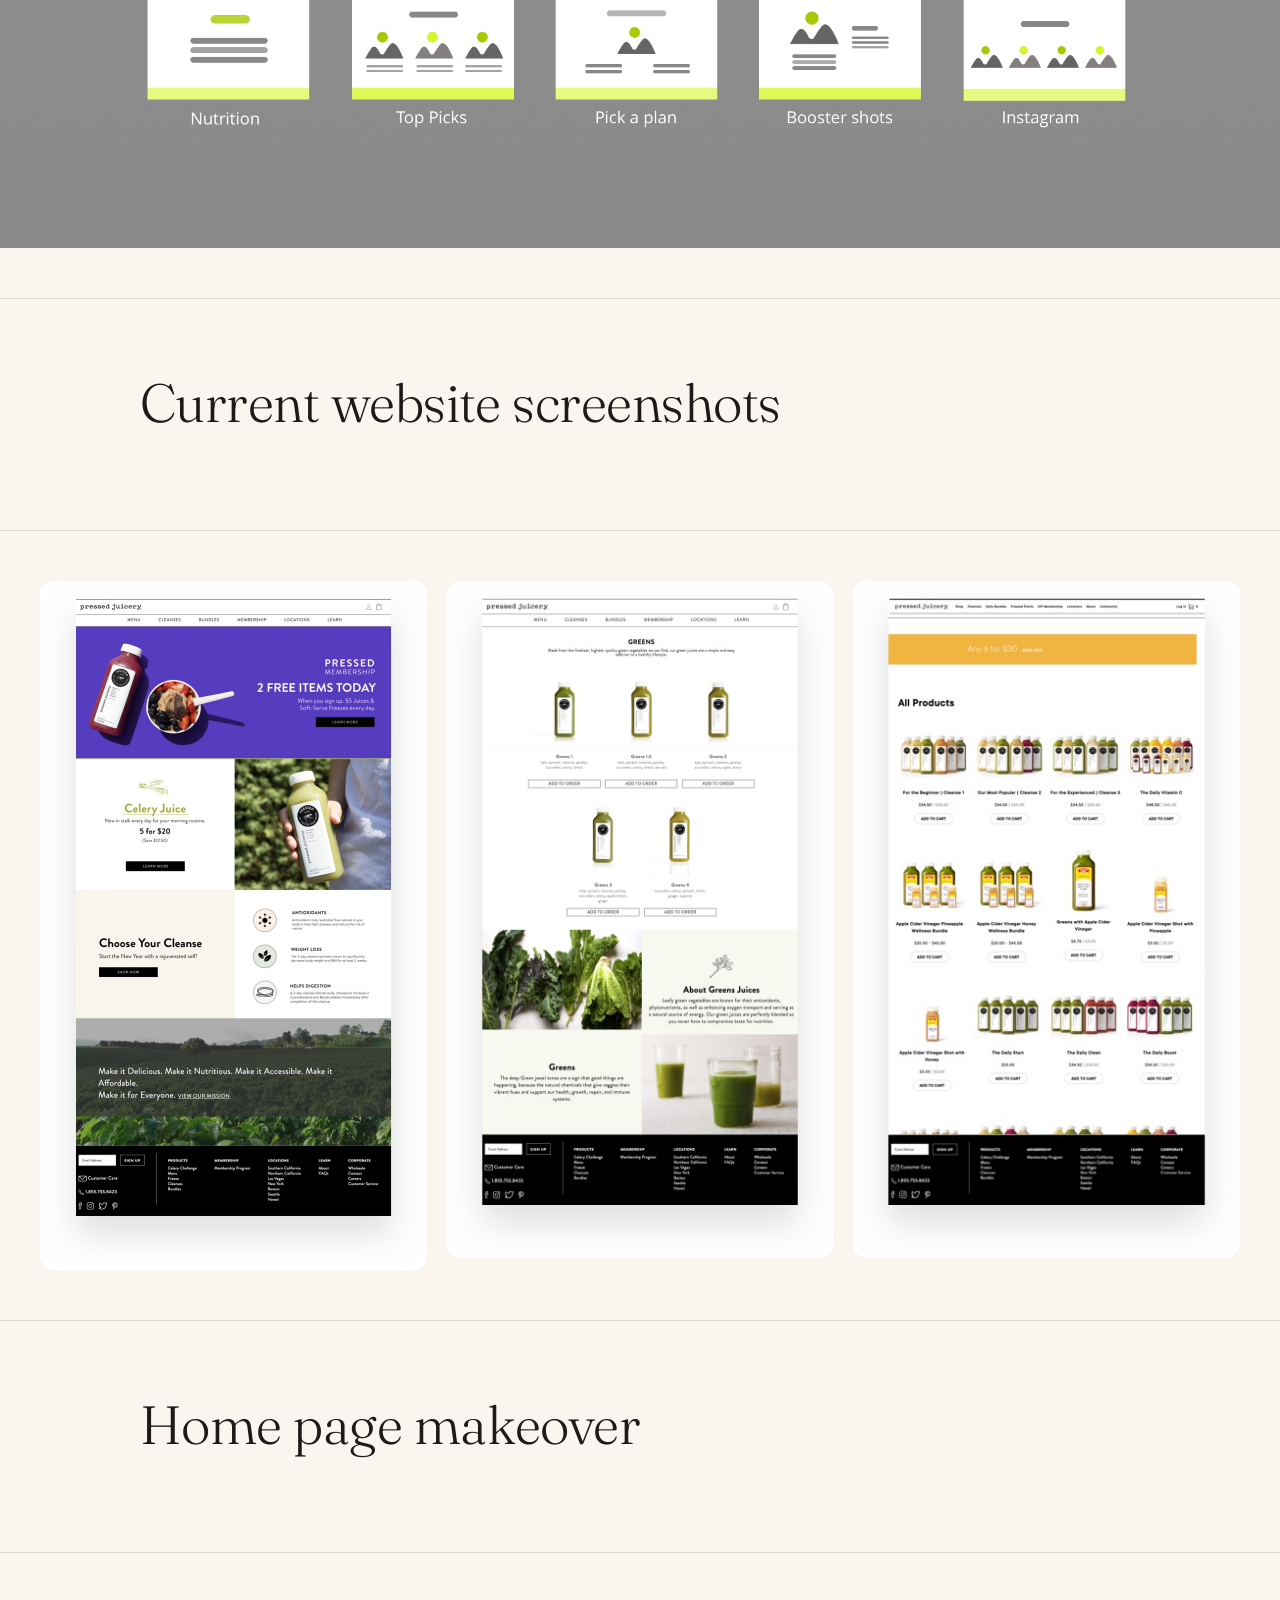
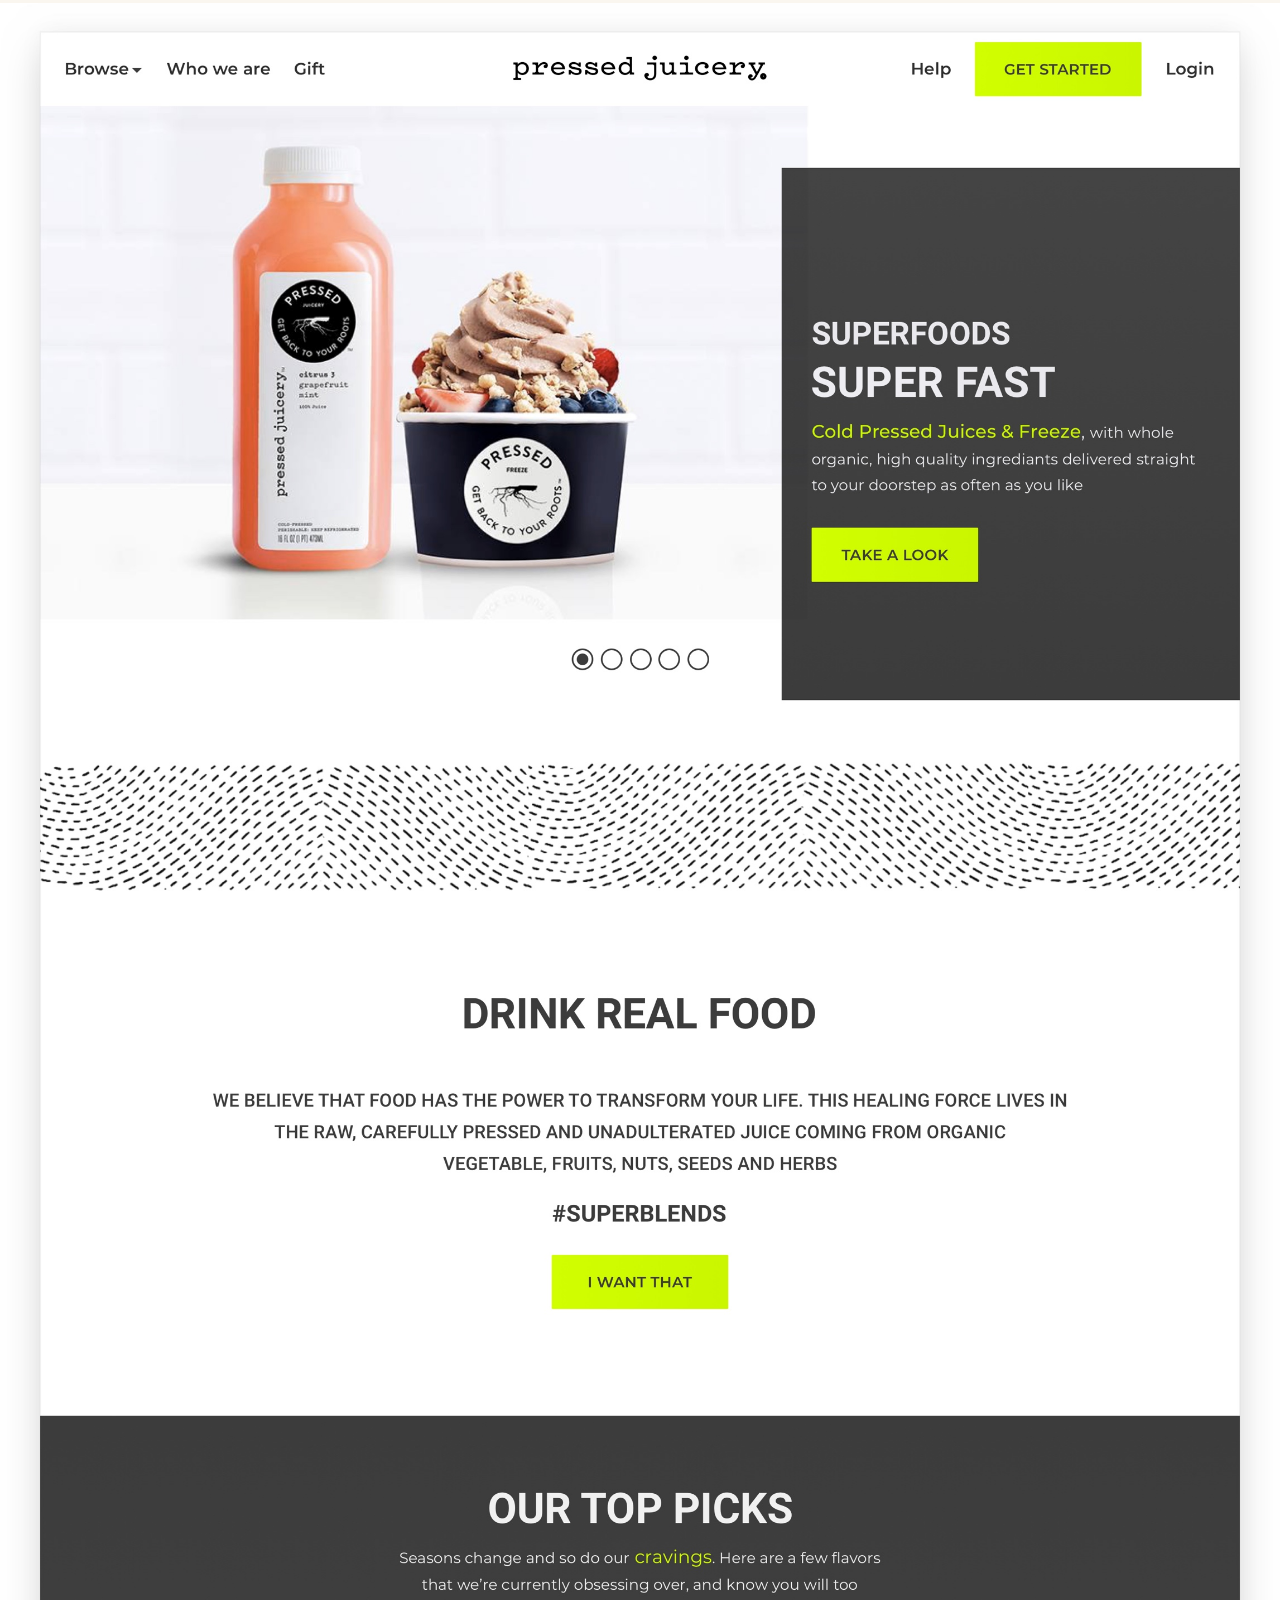
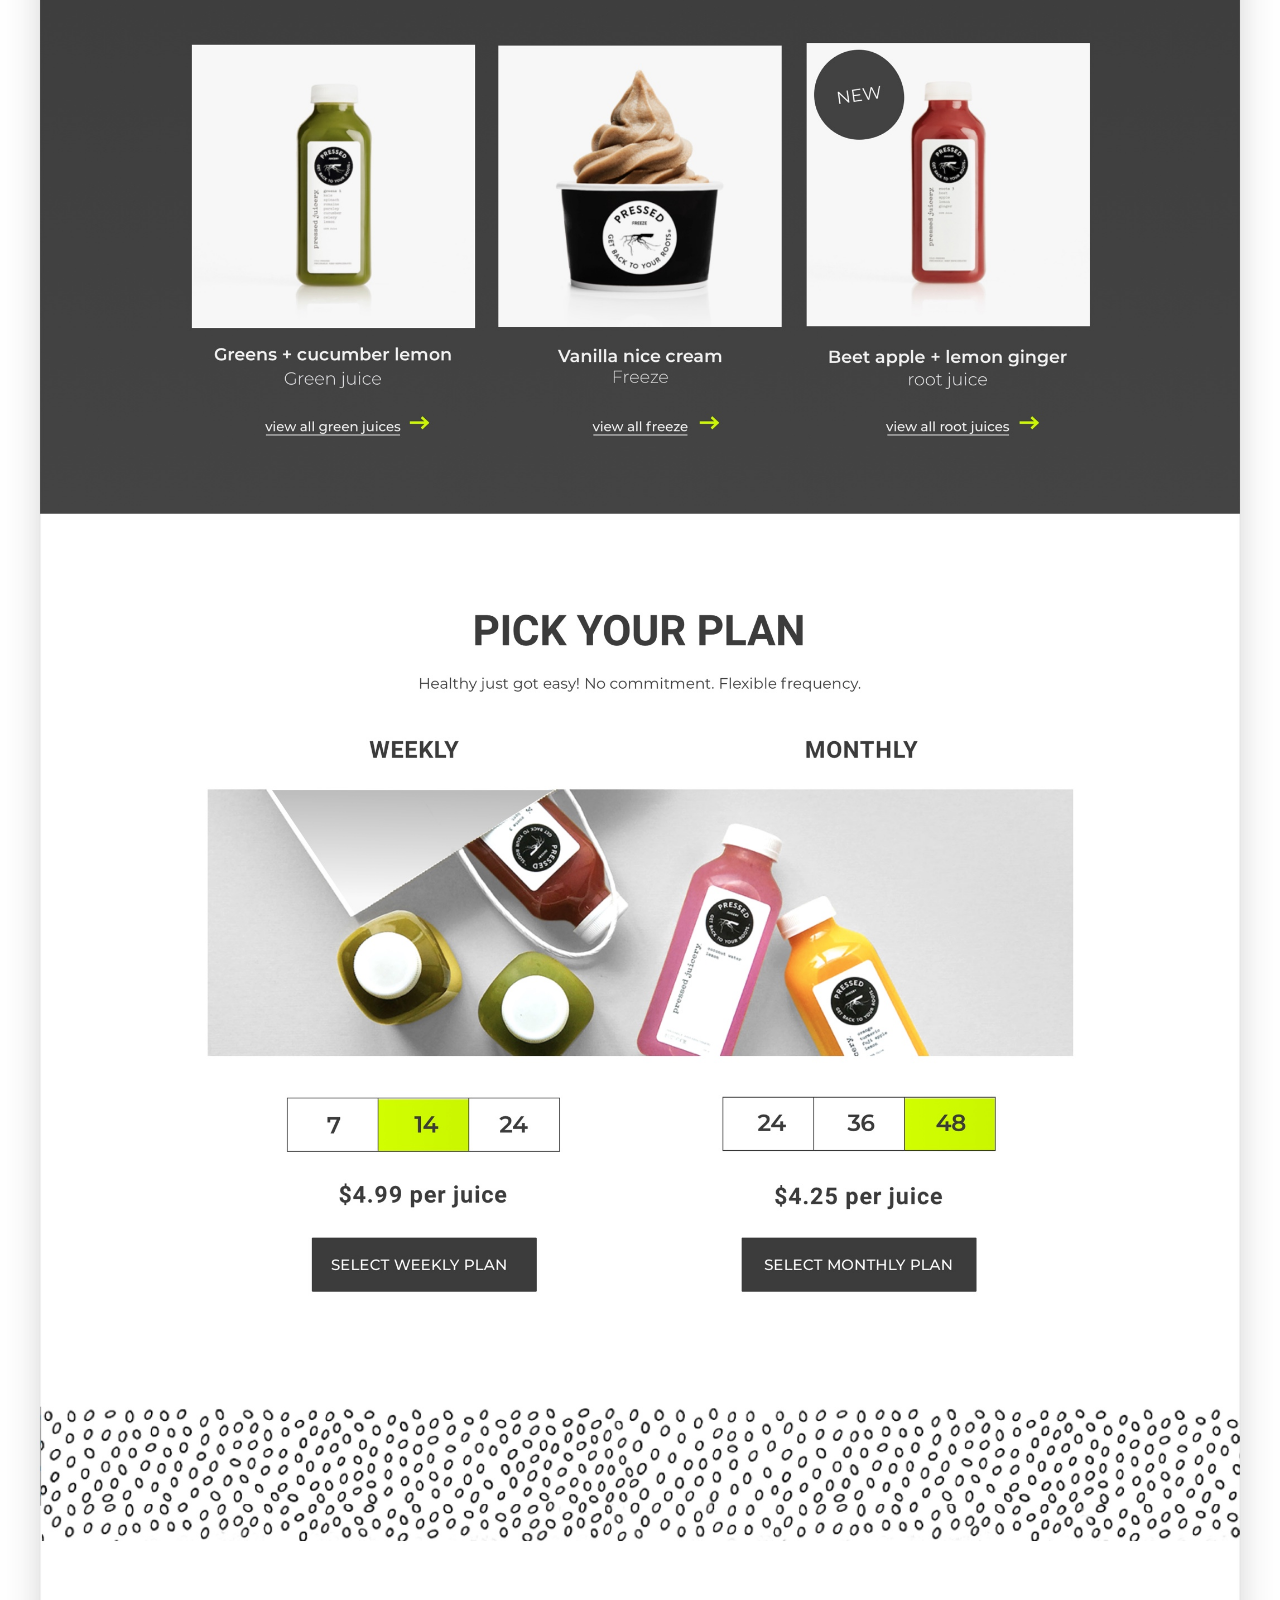
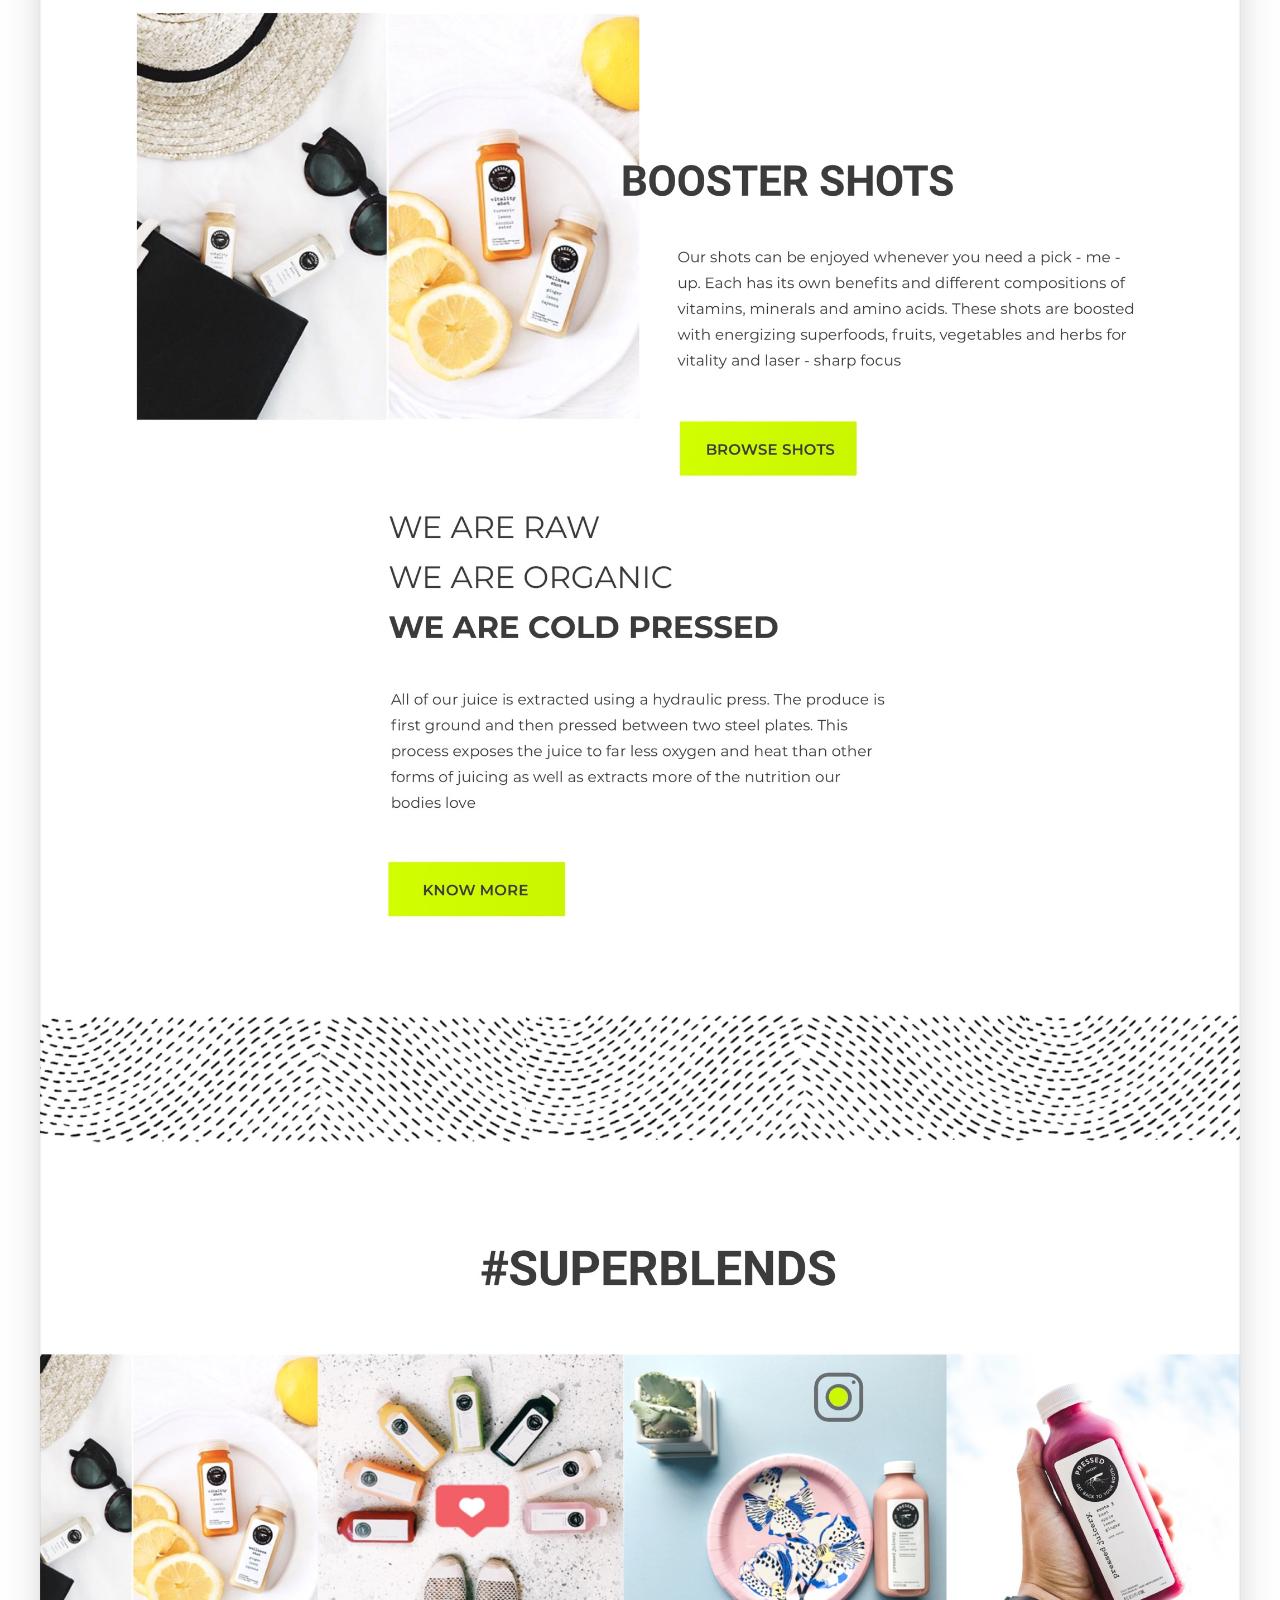
<file: pressed-juicery.html>
<!DOCTYPE html>
<html lang="en">
<head>
<script src="password-gate.js"></script>
<meta charset="UTF-8">
<meta name="viewport" content="width=device-width, initial-scale=1.0">
<title>Pressed Juicery — Vaishnavi R.B.</title>
<link rel="preconnect" href="https://fonts.googleapis.com">
<link rel="preconnect" href="https://fonts.gstatic.com" crossorigin>
<link href="https://fonts.googleapis.com/css2?family=Fraunces:ital,opsz,wght@0,9..144,300;0,9..144,400;0,9..144,500;0,9..144,600;1,9..144,400;1,9..144,500&family=Inter:wght@400;500;600&family=IBM+Plex+Mono:wght@400;500&display=swap" rel="stylesheet">
<style>
  :root{ --paper:#FAF6EF; --ink:#1C1B19; --accent:#8A9900; --line: rgba(28,27,25,0.14); --line-strong: rgba(28,27,25,0.28); }
  *{box-sizing:border-box;}
  body{margin:0; background:var(--paper); color:var(--ink); font-family:'Inter', sans-serif; -webkit-font-smoothing:antialiased;}
  ::selection{background:var(--accent); color:#fff;}
  h1,h2,h3{font-family:'Fraunces', serif; font-weight:500; margin:0; letter-spacing:-0.01em;}
  .eyebrow{font-family:'IBM Plex Mono', monospace; font-size:11.5px; letter-spacing:0.14em; text-transform:uppercase; opacity:0.55;}
  a{color:inherit;}
  .wrap{max-width:1080px; margin:0 auto; padding:0 40px;}
  .wrap-wide{max-width:1280px; margin:0 auto; padding:0 40px;}
  header{position:sticky; top:0; z-index:50; background:rgba(250,246,239,0.9); backdrop-filter:blur(10px); border-bottom:1px solid var(--line);}
  .nav{display:flex; align-items:center; justify-content:space-between; padding:20px 40px; max-width:1280px; margin:0 auto;}
  .nav-mark{font-family:'Fraunces', serif; font-size:19px; font-weight:500; text-decoration:none;}
  .back-link{font-family:'IBM Plex Mono',monospace; font-size:12px; letter-spacing:0.06em; text-transform:uppercase; text-decoration:none; opacity:0.65;}
  .back-link:hover{opacity:1;}
  .hero{padding:90px 0 60px; border-bottom:1px solid var(--line);}
  .hero .eyebrow{display:flex; align-items:center; gap:10px; margin-bottom:22px;}
  .hero .eyebrow .dot{width:8px; height:8px; border-radius:50%; background:var(--accent);}
  .hero h1{font-size:clamp(38px,5.4vw,66px); line-height:1.05;}
  .lede{padding:60px 0; border-bottom:1px solid var(--line);}
  .lede p{font-size:16.5px; line-height:1.8; opacity:0.8; max-width:66ch; margin-bottom:18px;}
  .imgrow{padding:50px 0; border-bottom:1px solid var(--line);}
  .imgrow-inner{display:grid; gap:20px;}
  .imgrow-inner.cols-2{grid-template-columns:1fr 1fr;}
  .imgrow-inner.cols-3{grid-template-columns:repeat(3,1fr);}
  .imgrow img{width:100%; display:block; border-radius:4px;}
  .imgrow.full img{border-radius:0;}
  .section{padding:70px 0; border-bottom:1px solid var(--line);}
  .section h2{font-size:clamp(28px,3.4vw,40px); margin-bottom:24px; max-width:24ch;}
  .section h3{font-size:clamp(22px,2.6vw,28px); margin-bottom:18px; max-width:26ch;}
  .section p{font-size:16px; line-height:1.8; opacity:0.78; max-width:70ch; margin-bottom:20px;}
  .goals-list{list-style:none; margin:0; padding:0; counter-reset:goal; border-top:1px solid var(--line-strong); max-width:76ch;}
  .goals-list li{counter-increment:goal; padding:20px 0; border-bottom:1px solid var(--line); display:grid; grid-template-columns:44px 1fr; gap:18px;}
  .goals-list li::before{content:counter(goal, decimal-leading-zero); font-family:'IBM Plex Mono',monospace; font-size:13px; opacity:0.45; padding-top:2px;}
  .goals-list li p{margin:0; font-size:15.5px; line-height:1.7; opacity:0.85;}
  .goals-list li b{font-weight:600;}
  .other-projects{padding:90px 0;}
  .other-projects h2{font-size:clamp(28px,3.6vw,40px); margin-bottom:44px; max-width:20ch;}
  .op-grid{display:grid; grid-template-columns:repeat(3,1fr); gap:28px;}
  .op-card{text-decoration:none; color:var(--ink); display:block;}
  .op-card img{width:100%; aspect-ratio:1; object-fit:cover; border-radius:4px; display:block;}
  .op-cap{font-family:'IBM Plex Mono',monospace; font-size:11.5px; letter-spacing:0.06em; text-transform:uppercase; margin-top:14px; opacity:0.7;}
  footer{padding:50px 0; border-top:1px solid var(--line);}
  .footer-grid{display:flex; justify-content:space-between; align-items:center; flex-wrap:wrap; gap:20px; max-width:1280px; margin:0 auto; padding:0 40px;}
  footer .eyebrow{opacity:0.45;}
  .footer-links{display:flex; gap:22px; font-size:13px;}
  .footer-links a{text-decoration:none; opacity:0.6;}
  .footer-links a:hover{opacity:1;}
  @media (max-width:820px){
    .wrap, .wrap-wide{padding:0 24px;}
    .nav{padding:18px 24px;}
    .imgrow-inner.cols-2, .imgrow-inner.cols-3{grid-template-columns:1fr;}
    .op-grid{grid-template-columns:1fr;}
  }
</style>
<link rel="stylesheet" href="case-study-v2.css">
</head>
<body>
<header>
  <nav class="nav">
    <a href="index.html" class="nav-mark">VRB</a>
    <a href="index.html#work" class="back-link">← Work</a>
  </nav>
</header>

<main>
  <section class="hero" data-num="03">
    <div class="wrap">
      <div class="eyebrow"><span class="dot"></span>03 — Web · Redesign</div>
      <h1>Pressed Juicery — a complete makeover</h1>
    </div>
  </section>

  <section class="lede">
    <div class="wrap">
      <h3 style="margin-bottom:16px;">What's Pressed Juicery</h3>
      <p>Pressed Juicery started as a passion project in a 22-square-foot broom closet in California and grew into a leading cold-pressed juice company on a mission to make high nutrition an easy, realistic goal for everyone. The business now has six locations and ships to all 50 states, with a lineup spanning cold-pressed juices, Freeze (a soft serve made from just fruits, nuts, and vegetables), and functional 2oz shots — all built around the idea that health, great taste, and affordability can coexist.</p>
    </div>
  </section>

  <section class="section">
    <div class="wrap">
      <h3>Background</h3>
      <p>This project grew out of the health revolution most of us have felt — more awareness of eating well, more of a general pull toward a healthier lifestyle. The catch: a strong desire to eat healthy rarely comes with the time to make it happen, which sends busy people looking for quick fixes. A quick fix doesn't have to be unhealthy — something like an organic cold-pressed juice can meet nutrition goals and deliver real energy.</p>
      <p>Pressed Juicery had a strong Instagram and Pinterest presence but a website that felt outdated and didn't represent the business at its best. This became a self-directed project to give Pressed Juicery an updated, spunky makeover — and it was genuinely fun to work through.</p>
    </div>
  </section>

  <section class="section" style="border-top:1px solid var(--line); padding-top:70px;">
    <div class="wrap">
      <h3>Goals for the redesign</h3>
      <ol class="goals-list">
        <li><p>Create a fresh, fun, updated experience more appealing to millennials.</p></li>
        <li><p>Promote Pressed Juicery as a brand that takes wellness and nutrition seriously.</p></li>
        <li><p>Bring more organization and visual harmony to the site's content.</p></li>
        <li><p>Pair the redesign with more relevant, well-styled imagery.</p></li>
        <li><p>Land on a simple yet spunky color palette.</p></li>
      </ol>
    </div>
  </section>

  <section class="section">
    <div class="wrap">
      <h3>Branding</h3>
      <p>The goal was a fresh, fun, modern look that would appeal to millennials. After some brainstorming, green became the accent — a fluorescent shade that reads like spring — since green reads as health and nutrition. Grays and whites kept the overall look clean and modern, and a minimal color palette and art direction let the imagery and content take center stage. Branding consistency, even in the smallest details, mattered throughout.</p>
    </div>
  </section>

  <section class="imgrow full">
    <div class="wrap-wide"><img src="images/pressed-1-1.jpg" alt="Pressed Juicery branding board"></div>
  </section>

  <section class="section">
    <div class="wrap">
      <h3>My thoughts for the project</h3>
      <p>A brand-new look and feel is fun to build, but the real value is in the experience users have navigating the site — presenting products clearly, with strong organization and visual clarity as the top priority. The site should give users a sense of wellness and nutrition at ease, inspiring them to invest in health and feel comfortable doing it.</p>
    </div>
  </section>

  <section class="section">
    <div class="wrap">
      <h3>Features / add-ons</h3>
      <ol class="goals-list">
        <li><p>"New" and "Bestseller" tags on product images — exciting for returning customers, reassuring for new ones.</p></li>
        <li><p>Artwork that blends with the design without pulling attention away from the products.</p></li>
        <li><p>Integrated Instagram content showing real customers and their love for the product.</p></li>
        <li><p>Updated imagery that matches the redesign for real impact.</p></li>
        <li><p>Reviews placed right under product details, for buying confidence.</p></li>
        <li><p>Zip code verification alongside email, to confirm delivery area upfront.</p></li>
        <li><p>A gift option — because what's better than gifting Pressed Juicery to the health junkies in your life.</p></li>
        <li><p>A fully responsive site.</p></li>
      </ol>
    </div>
  </section>

  <section class="section">
    <div class="wrap">
      <h3>Artwork</h3>
      <img src="images/pressed-2.jpg" alt="Pressed Juicery existing ingredient sketches" style="width:100%; border-radius:4px; margin-bottom:24px;">
      <p>Building on the pencil-sketch ingredient illustrations already used on the site, a few more were added that bring just enough interest to the design while doubling as functional content dividers. After some trial and error — inspired by the product and its ingredients — the direction narrowed to three designs subtle enough not to compete with the content, because content is king.</p>
      <img src="images/pressed-3-1024x835.jpg" alt="Pressed Juicery ingredient illustrations" style="width:100%; border-radius:4px; margin-top:8px;">
    </div>
  </section>

  <section class="section">
    <div class="wrap">
      <h3>Navigation bar and menu makeover</h3>
      <p>Most menu items compressed into a single "Browse" dropdown covering Products, Cleanse, Bundles, Plans, and Membership. A "Who We Are" section was added, split into Our Story, Mission, Locations, Ingredients, and Reviews — and a "Gift" option joined the nav, since gifting a box of cold-pressed juice is an easy sell to health-conscious people. Login, Help, and a "Get Started" CTA sit to the right, giving anyone a clear starting point wherever they land. The nav is the core of how a site functions, so a thoughtful, user-first makeover here mattered for the whole experience.</p>
    </div>
  </section>

  <section class="imgrow full">
    <div class="wrap-wide"><img src="images/pressed-4.jpg" alt="Pressed Juicery navigation redesign"></div>
  </section>
  <section class="imgrow full">
    <div class="wrap-wide"><img src="images/pressed-5.jpg" alt="Pressed Juicery menu detail"></div>
  </section>

  <section class="section">
    <div class="wrap">
      <h2>Navigation / flow — homepage</h2>
      <p>Pressed Juicery is a linearly flowing site: banner, then nutrition information, Top Picks, Pick a Plan, Booster Shots, and finally #Superblends, integrated with Instagram.</p>
    </div>
  </section>

  <section class="imgrow full">
    <div class="wrap-wide"><img src="images/pressed-6.jpg" alt="Pressed Juicery homepage flow"></div>
  </section>

  <section class="section">
    <div class="wrap">
      <h2>Current website screenshots</h2>
    </div>
  </section>
  <section class="imgrow">
    <div class="wrap-wide imgrow-inner cols-3">
      <img src="images/pressed-7.jpg" alt="Old Pressed Juicery site screenshot">
      <img src="images/pressed-8.jpg" alt="Old Pressed Juicery site screenshot">
      <img src="images/pressed-9.jpg" alt="Old Pressed Juicery site screenshot">
    </div>
  </section>

  <section class="section">
    <div class="wrap">
      <h2>Home page makeover</h2>
    </div>
  </section>
  <section class="imgrow full">
    <div class="wrap-wide"><img src="images/pressed-10-2.jpg" alt="Pressed Juicery redesigned homepage, full page"></div>
  </section>

  <section class="section">
    <div class="wrap">
      <h2>Challenges</h2>
      <ol class="goals-list">
        <li><p>Keeping artwork minimal enough to blend in — solved by giving it a functional purpose as content dividers rather than decoration for its own sake.</p></li>
        <li><p>Balancing a redesign against not losing what already worked — segregating what was working from what wasn't and keeping that distinction clear throughout kept new features from crowding out the good bones of the existing site.</p></li>
        <li><p>Staying focused on the broader user base rather than personal taste — a real challenge, given a genuine love for cold-pressed juice. Every project reinforces that the best solution comes from a wider perspective and empathy for the people actually using it.</p></li>
      </ol>
    </div>
  </section>

  <section class="section">
    <div class="wrap">
      <h3>Getting started / zip code verification</h3>
    </div>
  </section>
  <section class="imgrow full">
    <div class="wrap-wide"><img src="images/pressed-11.jpg" alt="Pressed Juicery zip code verification page"></div>
  </section>

  <section class="section">
    <div class="wrap">
      <h3>Picking a plan for delivery</h3>
    </div>
  </section>
  <section class="imgrow full">
    <div class="wrap-wide"><img src="images/pressed-12.jpg" alt="Pressed Juicery plan selection page"></div>
  </section>

  <section class="section">
    <div class="wrap">
      <h3>Building a box for shipping</h3>
    </div>
  </section>
  <section class="imgrow full">
    <div class="wrap-wide"><img src="images/pressed-13-1.jpg" alt="Pressed Juicery build-a-box page"></div>
  </section>

  <section class="section">
    <div class="wrap">
      <h3>Product description page</h3>
    </div>
  </section>
  <section class="imgrow full">
    <div class="wrap-wide"><img src="images/pressed-14.jpg" alt="Pressed Juicery product description page"></div>
  </section>

  <section class="section">
    <div class="wrap">
      <h3>About Pressed Juicery page</h3>
    </div>
  </section>
  <section class="imgrow full">
    <div class="wrap-wide"><img src="images/pressed-15.jpg" alt="Pressed Juicery about page"></div>
  </section>

  <section class="section">
    <div class="wrap">
      <h2>Responsive design</h2>
    </div>
  </section>
  <section class="imgrow full">
    <div class="wrap-wide" style="display:flex; flex-direction:column; gap:4px;">
      <img src="images/pressed-16-scaled.jpg" alt="Pressed Juicery responsive layout">
      <img src="images/pressed-17.jpg" alt="Pressed Juicery responsive layout">
      <img src="images/pressed-18.jpg" alt="Pressed Juicery responsive layout">
    </div>
  </section>

  <section class="section">
    <div class="wrap">
      <h2>Conclusion</h2>
      <p>Rebranding and redesigning this site wasn't only about making it look better or more current — it was about illustrating Pressed Juicery's own philosophy: that meeting your nutrition goals with ease is genuinely possible. The project underscored the power of redesign and the impact a fresh experience can have on a business, and the value of keeping the user's and the business's best interests in mind through every stage of research, planning, and design.</p>
      <p>Throughout, the goal was to show that simple upgrades can meaningfully shift how a product feels to use — the value of user-centered design and how it changes the way people perceive a company. It's second nature for designers to spot something outdated and immediately imagine how great it could be — this makeover was exactly that kind of project, and every bit of it was enjoyable.</p>
    </div>
  </section>

  <section class="other-projects">
    <div class="wrap">
      <span class="eyebrow">Next up</span>
      <h2>Check out some other projects</h2>
      <div class="op-grid">
        <a href="maytag.html" class="op-card">
          <img src="images/maytag.jpg" alt="Maytag project thumbnail">
          <div class="op-cap">Maytag App Redesign</div>
        </a>
        <a href="amor.html" class="op-card">
          <img src="images/amor.jpg" alt="Amor Calendar App project thumbnail">
          <div class="op-cap">Amor Calendar App</div>
        </a>
        <a href="jennair.html" class="op-card">
          <img src="images/jennair.png" alt="Jenn-Air project thumbnail">
          <div class="op-cap">Jenn&#8209;Air App Redesign</div>
        </a>
      </div>
    </div>
  </section>
</main>

<footer>
  <div class="footer-grid">
    <span class="eyebrow">© 2026 Vaishnavi R.B.</span>
    <div class="footer-links">
      <a href="mailto:hello@vaishnavirb.com">hello@vaishnavirb.com</a>
      <a href="#">LinkedIn</a>
      <a href="#">Instagram</a>
    </div>
  </div>
</footer>
<script src="case-study-v2.js"></script>
</body>
</html>
</file>
<file: case-study-v2.css>
/* ============================================================
   case-study-v2.css
   Shared modernization layer for all case study pages.
   Loaded AFTER each page's own inline <style> block, so these
   rules win on the cascade without needing to touch page content.
   ============================================================ */

:root{
  --accent-final: var(--accent, var(--gold));
}

html{scroll-behavior:smooth;}
img{image-rendering:auto;}

/* ===== NAV ===== */
header{overflow:visible; position:sticky;}
.nav-mark{font-size:19px; letter-spacing:0.01em;}
.back-link{opacity:0.55; transition:opacity .25s ease;}
.back-link:hover{opacity:1;}
#scroll-progress{
  position:absolute; left:0; bottom:-1px; height:2px; width:0%;
  background:var(--accent-final); transition:width .12s linear; z-index:60;
}

/* ===== HERO — full height, watermark case number ===== */
.hero{
  min-height:86vh; display:flex; align-items:center; position:relative;
  overflow:hidden; padding:120px 0 60px; border-bottom:none !important;
}
.hero .wrap{position:relative; z-index:2;}
.hero[data-num]::before{
  content:attr(data-num);
  position:absolute; top:50%; left:50%; transform:translate(-50%,-52%);
  font-family:'Fraunces',serif; font-weight:300; font-size:min(48vw,560px); line-height:1;
  color:var(--accent-final); opacity:0.07; z-index:0; pointer-events:none; white-space:nowrap;
}
.hero .eyebrow{
  display:inline-flex !important; align-items:center; gap:9px;
  border:1px solid var(--line-strong); border-radius:999px; padding:9px 18px 9px 14px;
  margin-bottom:34px !important;
}
.hero h1{
  font-size:clamp(42px, 7.4vw, 100px) !important; font-weight:300 !important;
  line-height:0.98 !important; max-width:17ch; letter-spacing:-0.015em;
}

/* ===== LEDE / SECTION TYPOGRAPHY ===== */
.lede h2, .lede h3{font-weight:300; font-size:clamp(26px,3.2vw,38px);}
.section h2{font-size:clamp(32px,4.2vw,54px); font-weight:300; letter-spacing:-0.01em;}
.section h3{font-size:clamp(24px,2.8vw,32px); font-weight:300;}
.section p, .lede p{font-size:17px; line-height:1.9; opacity:0.72;}

/* section label rule, added visually via eyebrow siblings where present */
.section > .wrap > h2:first-child,
.section > .wrap > h3:first-child{position:relative;}

/* ===== FULL-BLEED IMAGES ===== */
.imgrow.full .wrap-wide{
  max-width:100vw !important; width:100vw; padding:0 !important;
  position:relative; left:50%; right:50%; margin-left:-50vw !important; margin-right:-50vw !important;
}
.imgrow.full img{border-radius:0;}

/* grid images: soften corners, add depth */
.imgrow:not(.full) img{border-radius:14px;}

/* ===== SCROLL REVEAL ===== */
.reveal{opacity:0; transform:translateY(40px); transition:opacity .8s ease, transform .8s ease;}
.reveal.in{opacity:1; transform:translateY(0);}
.imgrow img, .lede img{
  opacity:0; transform:translateY(26px); transition:opacity .7s ease, transform .7s ease;
}
.imgrow img.in, .lede img.in{opacity:1; transform:translateY(0);}

/* ===== GOALS LIST refinement ===== */
.goals-list li{transition:padding-left .3s ease;}
.goals-list li:hover{padding-left:10px; background:rgba(28,27,25,0.02);}

/* ===== OTHER PROJECTS ===== */
.op-card img{border-radius:14px; transition:transform .5s ease;}
.op-card:hover img{transform:scale(1.035);}
.op-cap{transition:opacity .25s ease;}

/* ===== FEATURE ROW icons ===== */
.icon{transition:transform .4s ease;}
.feature-row:hover .icon{transform:translateY(-3px);}

@media (max-width:820px){
  .hero{min-height:auto; padding:110px 0 50px;}
  .hero[data-num]::before{font-size:38vw;}
  .imgrow.full .wrap-wide{left:0; right:0; margin-left:0 !important; margin-right:0 !important; width:100%;}
}

@media (prefers-reduced-motion: reduce){
  *{animation-duration:0.01ms !important; transition-duration:0.01ms !important;}
}
</file>
